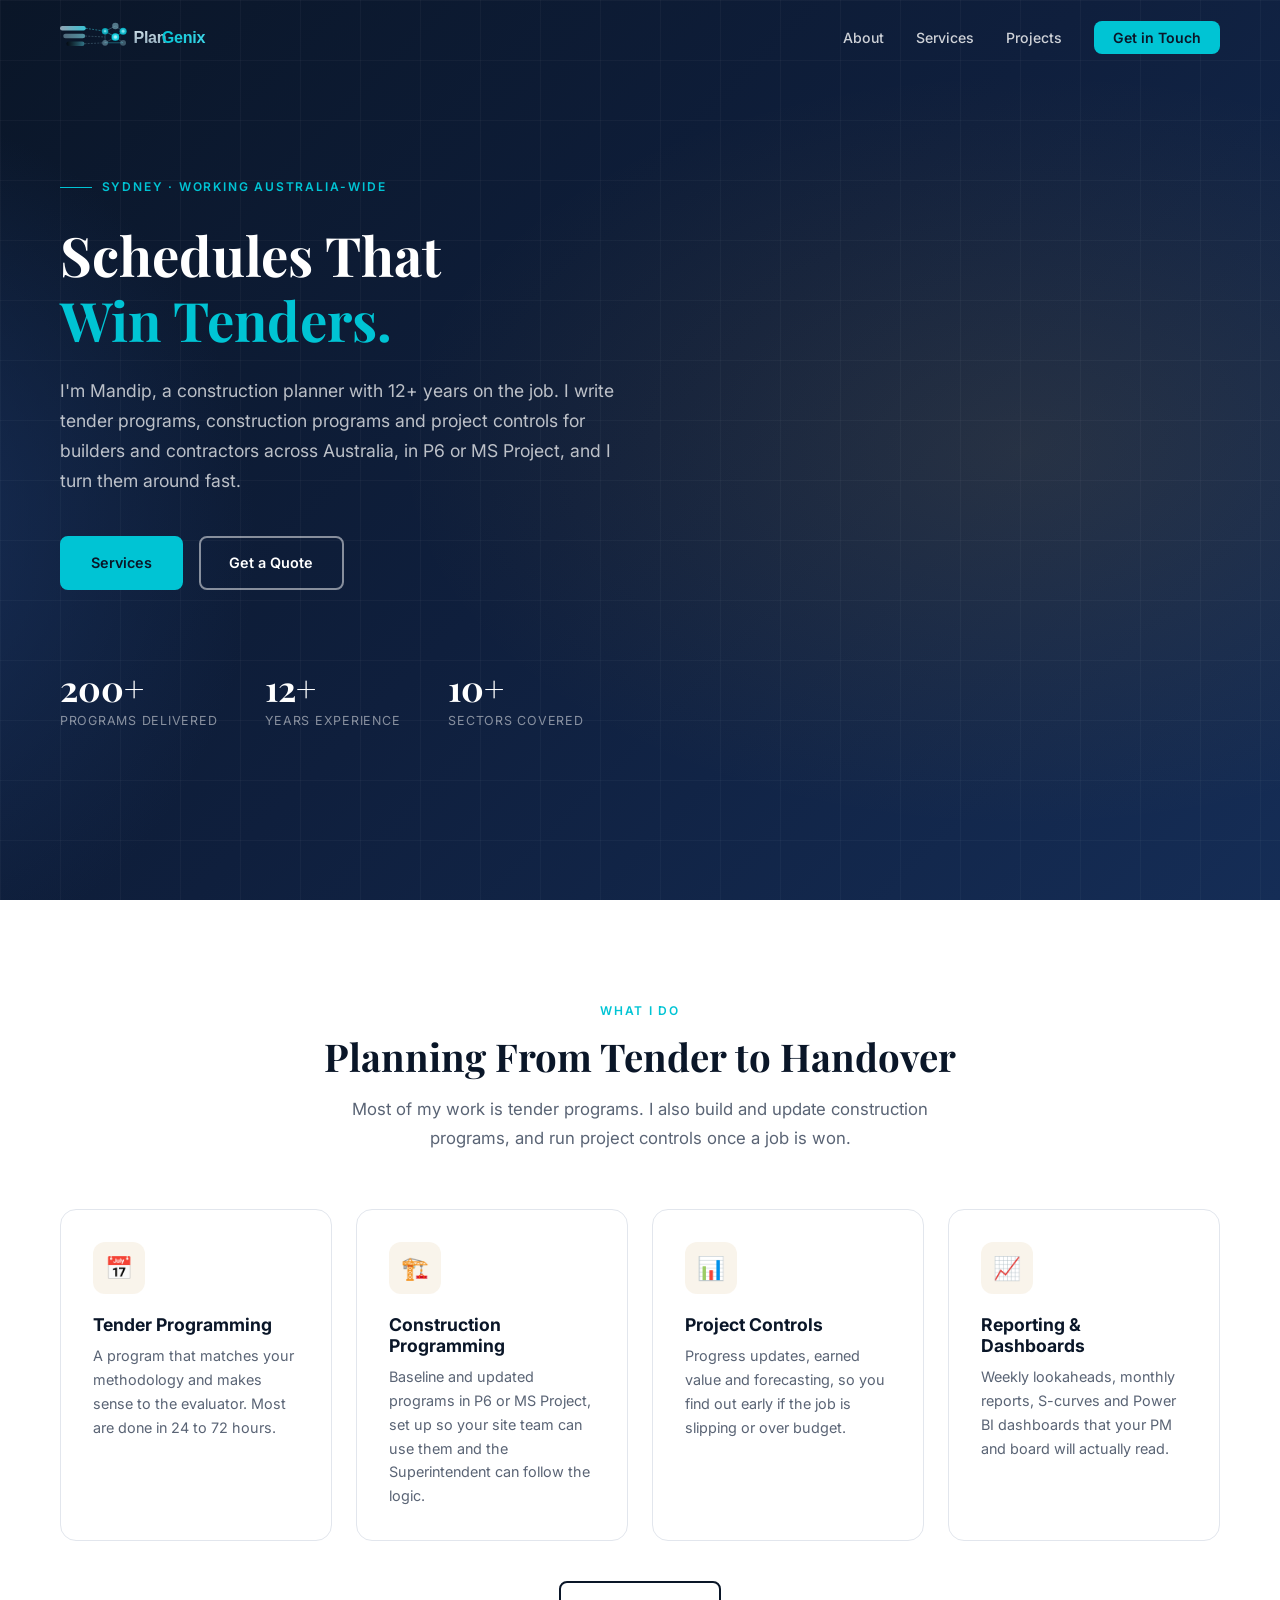
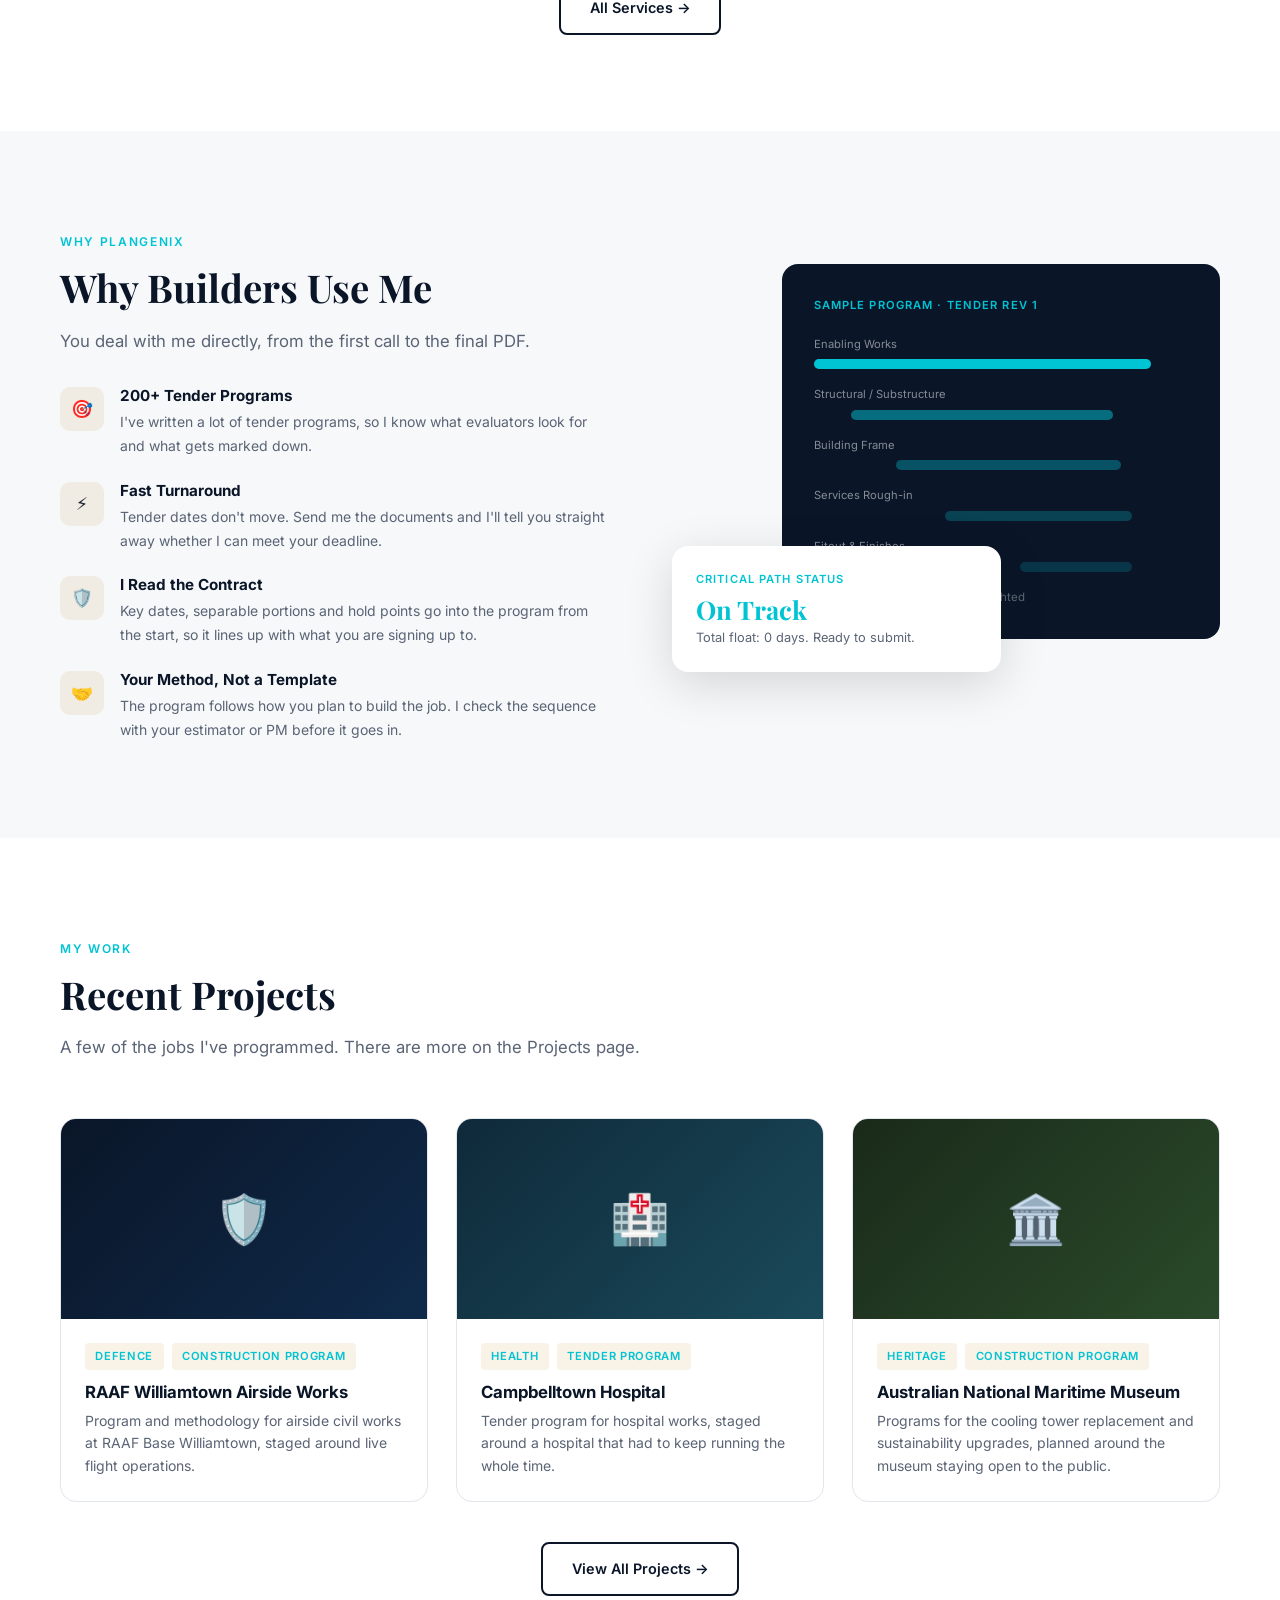
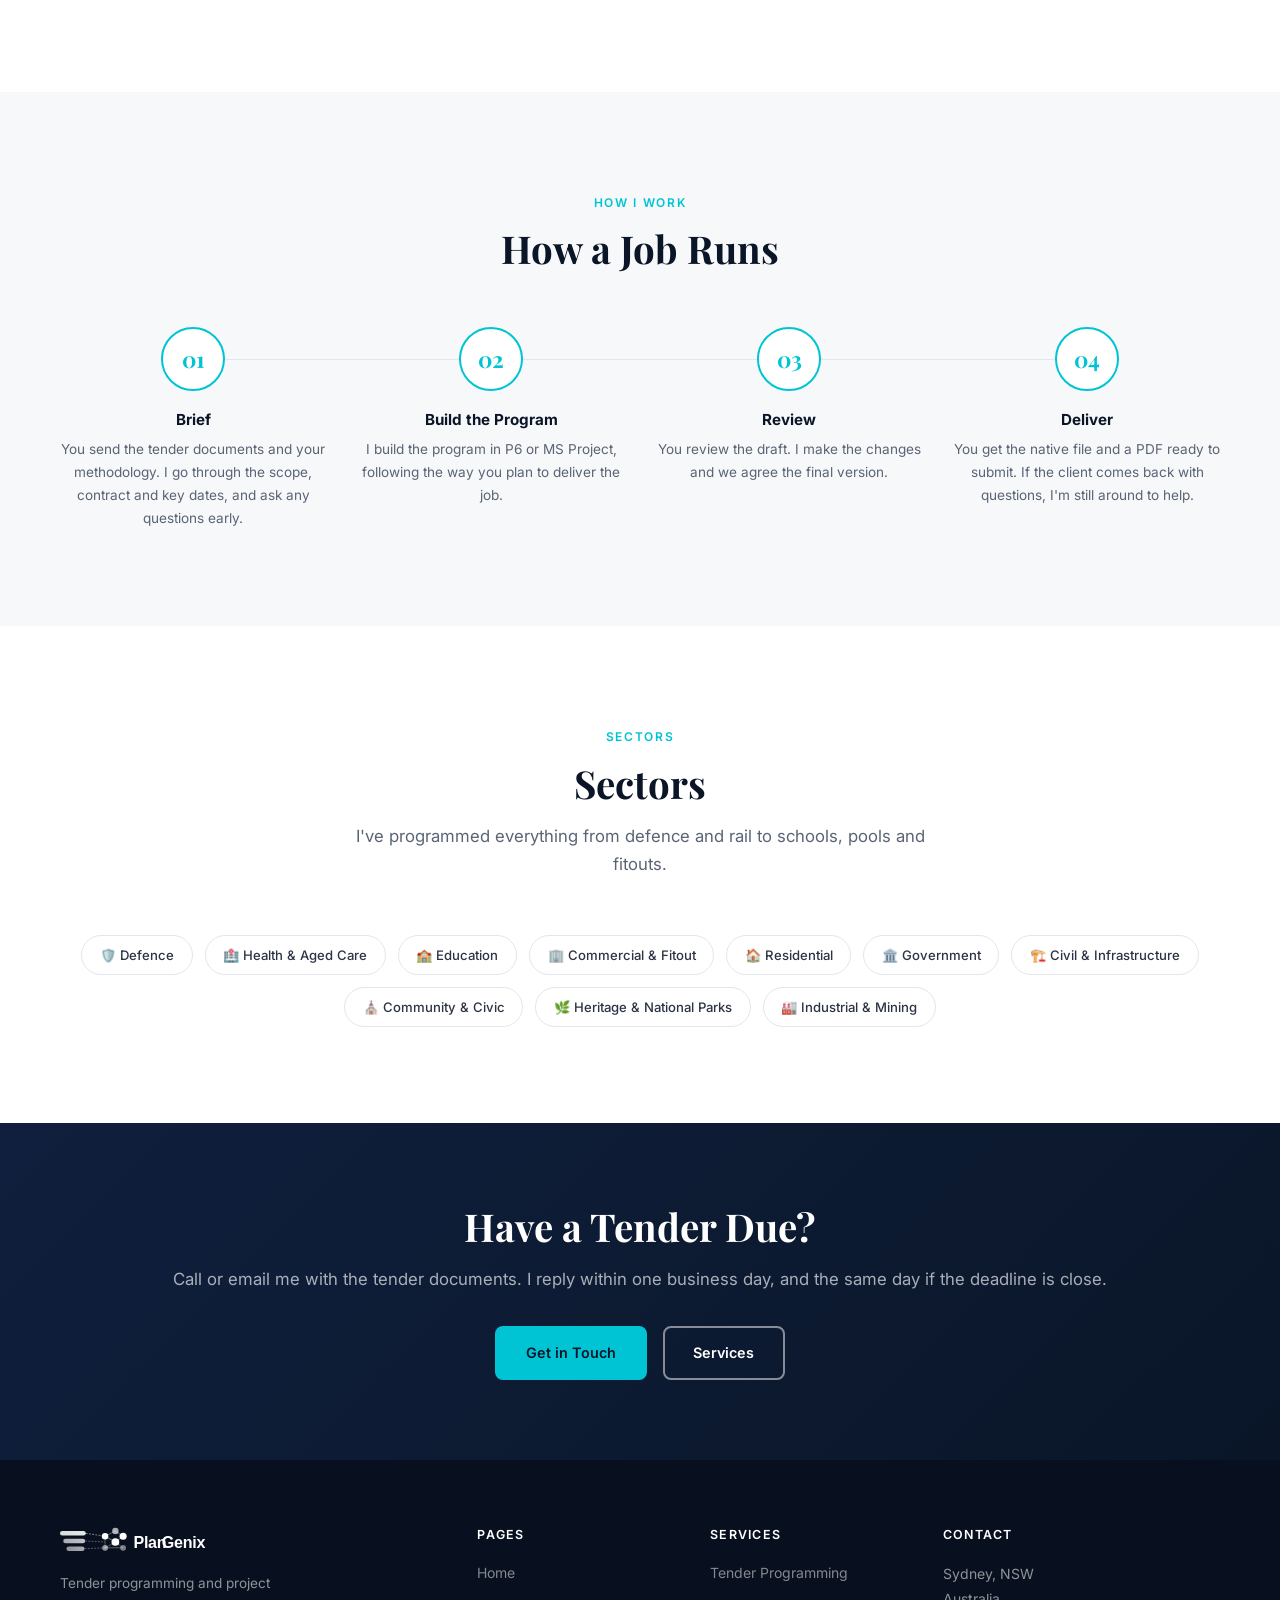
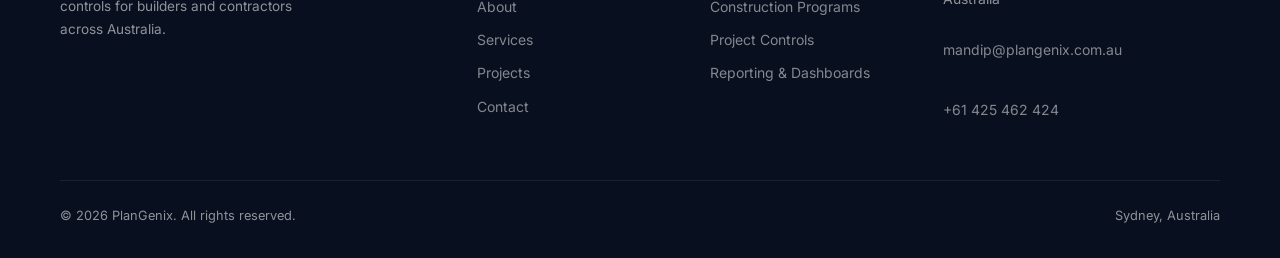
<file: index.html>
<!DOCTYPE html>
<html lang="en">
<head>
  <meta charset="UTF-8">
  <meta name="viewport" content="width=device-width, initial-scale=1.0">
  <meta name="description" content="PlanGenix: tender programming, construction programming and project controls services based in Sydney, Australia.">
  <title>PlanGenix | Tender Programming & Project Controls, Sydney</title>
  <link rel="stylesheet" href="styles.css?v=2">
  <link rel="icon" type="image/svg+xml" href="favicon.svg">
</head>
<body>

  <!-- ========== NAV ========== -->
  <nav class="site-nav" id="nav">
    <div class="container nav-inner">
      <a href="index.html" class="nav-logo">
        <img src="logo.svg" alt="PlanGenix" class="nav-logo-img">
      </a>
      <ul class="nav-links" id="nav-links">
        <li><a href="about.html">About</a></li>
        <li><a href="services.html">Services</a></li>
        <li><a href="projects.html">Projects</a></li>
        <li><a href="contact.html" class="nav-cta">Get in Touch</a></li>
      </ul>
      <button class="nav-toggle" id="nav-toggle" aria-label="Menu">
        <span></span><span></span><span></span>
      </button>
    </div>
  </nav>

  <!-- ========== HERO ========== -->
  <section class="hero">
    <div class="hero-bg"></div>
    <div class="hero-grid"></div>
    <div class="container">
      <div class="hero-content">
        <div class="hero-eyebrow">Sydney · working Australia-wide</div>
        <h1>Schedules That<br><span>Win Tenders.</span></h1>
        <p class="hero-lead">
          I'm Mandip, a construction planner with 12+ years on the job. I write tender programs, construction programs and project controls for builders and contractors across Australia, in P6 or MS Project, and I turn them around fast.
        </p>
        <div class="hero-actions">
          <a href="services.html" class="btn btn-primary">Services</a>
          <a href="contact.html" class="btn btn-outline">Get a Quote</a>
        </div>
      </div>
      <div class="hero-stats">
        <div class="hero-stat">
          <strong>200+</strong>
          <span>Programs Delivered</span>
        </div>
        <div class="hero-stat">
          <strong>12+</strong>
          <span>Years Experience</span>
        </div>
        <div class="hero-stat">
          <strong>10+</strong>
          <span>Sectors Covered</span>
        </div>
      </div>
    </div>
  </section>

  <!-- ========== SERVICES OVERVIEW ========== -->
  <section class="section">
    <div class="container">
      <div class="section-header centered reveal">
        <span class="section-label">What I Do</span>
        <h2 class="section-title">Planning From Tender to Handover</h2>
        <p class="section-sub">Most of my work is tender programs. I also build and update construction programs, and run project controls once a job is won.</p>
      </div>

      <div class="services-grid" style="grid-template-columns: repeat(auto-fit, minmax(260px, 1fr));">
        <div class="service-card reveal">
          <div class="service-icon">📅</div>
          <h3>Tender Programming</h3>
          <p>A program that matches your methodology and makes sense to the evaluator. Most are done in 24 to 72 hours.</p>
        </div>
        <div class="service-card reveal">
          <div class="service-icon">🏗️</div>
          <h3>Construction Programming</h3>
          <p>Baseline and updated programs in P6 or MS Project, set up so your site team can use them and the Superintendent can follow the logic.</p>
        </div>
        <div class="service-card reveal">
          <div class="service-icon">📊</div>
          <h3>Project Controls</h3>
          <p>Progress updates, earned value and forecasting, so you find out early if the job is slipping or over budget.</p>
        </div>
        <div class="service-card reveal">
          <div class="service-icon">📈</div>
          <h3>Reporting &amp; Dashboards</h3>
          <p>Weekly lookaheads, monthly reports, S-curves and Power BI dashboards that your PM and board will actually read.</p>
        </div>
      </div>

      <div style="text-align:center; margin-top: 2.5rem;" class="reveal">
        <a href="services.html" class="btn btn-outline-dark">All Services →</a>
      </div>
    </div>
  </section>

  <!-- ========== WHY US ========== -->
  <section class="section section-alt">
    <div class="container">
      <div class="why-grid">
        <div class="reveal">
          <span class="section-label">Why PlanGenix</span>
          <h2 class="section-title">Why Builders Use Me</h2>
          <p class="section-sub" style="margin-bottom: 0;">You deal with me directly, from the first call to the final PDF.</p>

          <div class="why-list">
            <div class="why-item">
              <div class="why-icon">🎯</div>
              <div>
                <h4>200+ Tender Programs</h4>
                <p>I've written a lot of tender programs, so I know what evaluators look for and what gets marked down.</p>
              </div>
            </div>
            <div class="why-item">
              <div class="why-icon">⚡</div>
              <div>
                <h4>Fast Turnaround</h4>
                <p>Tender dates don't move. Send me the documents and I'll tell you straight away whether I can meet your deadline.</p>
              </div>
            </div>
            <div class="why-item">
              <div class="why-icon">🛡️</div>
              <div>
                <h4>I Read the Contract</h4>
                <p>Key dates, separable portions and hold points go into the program from the start, so it lines up with what you are signing up to.</p>
              </div>
            </div>
            <div class="why-item">
              <div class="why-icon">🤝</div>
              <div>
                <h4>Your Method, Not a Template</h4>
                <p>The program follows how you plan to build the job. I check the sequence with your estimator or PM before it goes in.</p>
              </div>
            </div>
          </div>
        </div>

        <div class="why-visual reveal">
          <div class="why-card-main">
            <p style="font-size:.7rem; font-weight:600; letter-spacing:.1em; text-transform:uppercase; color: var(--gold); margin-bottom:1.2rem;">Sample Program · Tender Rev 1</p>
            <div class="gantt-row">
              <div class="gantt-row-label">Enabling Works</div>
              <div class="gantt-bar" style="background: var(--gold); width: 90%;"></div>
            </div>
            <div class="gantt-row">
              <div class="gantt-row-label">Structural / Substructure</div>
              <div class="gantt-bar" style="background: rgba(0,196,212,.5); width: 70%; margin-left: 10%;"></div>
            </div>
            <div class="gantt-row">
              <div class="gantt-row-label">Building Frame</div>
              <div class="gantt-bar" style="background: rgba(0,196,212,.35); width: 60%; margin-left: 22%;"></div>
            </div>
            <div class="gantt-row">
              <div class="gantt-row-label">Services Rough-in</div>
              <div class="gantt-bar" style="background: rgba(0,196,212,.25); width: 50%; margin-left: 35%;"></div>
            </div>
            <div class="gantt-row">
              <div class="gantt-row-label">Fitout &amp; Finishes</div>
              <div class="gantt-bar" style="background: rgba(0,196,212,.18); width: 30%; margin-left: 55%;"></div>
            </div>
            <p style="font-size:.72rem; color:rgba(255,255,255,.35); margin-top:.75rem;">Primavera P6 · Critical Path Highlighted</p>
          </div>
          <div class="why-card-float">
            <div class="cf-label">Critical Path Status</div>
            <div class="cf-value" style="color: var(--gold); font-size: 1.6rem;">On Track</div>
            <div class="cf-desc">Total float: 0 days. Ready to submit.</div>
          </div>
        </div>
      </div>
    </div>
  </section>

  <!-- ========== FEATURED PROJECTS ========== -->
  <section class="section">
    <div class="container">
      <div class="section-header reveal">
        <span class="section-label">My Work</span>
        <h2 class="section-title">Recent Projects</h2>
        <p class="section-sub">A few of the jobs I've programmed. There are more on the Projects page.</p>
      </div>
      <div class="projects-grid">

        <div class="project-card reveal">
          <div class="project-thumb" style="background: linear-gradient(135deg, #0a1628, #0f2a4a);">🛡️</div>
          <div class="project-body">
            <div class="project-tags">
              <span class="tag">Defence</span>
              <span class="tag">Construction Program</span>
            </div>
            <h3>RAAF Williamtown Airside Works</h3>
            <p>Program and methodology for airside civil works at RAAF Base Williamtown, staged around live flight operations.</p>
          </div>
        </div>

        <div class="project-card reveal">
          <div class="project-thumb" style="background: linear-gradient(135deg, #0f2a3a, #1a4a5a);">🏥</div>
          <div class="project-body">
            <div class="project-tags">
              <span class="tag">Health</span>
              <span class="tag">Tender Program</span>
            </div>
            <h3>Campbelltown Hospital</h3>
            <p>Tender program for hospital works, staged around a hospital that had to keep running the whole time.</p>
          </div>
        </div>

        <div class="project-card reveal">
          <div class="project-thumb" style="background: linear-gradient(135deg, #1a2a1a, #2a4a2a);">🏛️</div>
          <div class="project-body">
            <div class="project-tags">
              <span class="tag">Heritage</span>
              <span class="tag">Construction Program</span>
            </div>
            <h3>Australian National Maritime Museum</h3>
            <p>Programs for the cooling tower replacement and sustainability upgrades, planned around the museum staying open to the public.</p>
          </div>
        </div>

      </div>
      <div style="text-align:center; margin-top: 2.5rem;" class="reveal">
        <a href="projects.html" class="btn btn-outline-dark">View All Projects →</a>
      </div>
    </div>
  </section>

  <!-- ========== PROCESS ========== -->
  <section class="section section-alt">
    <div class="container">
      <div class="section-header centered reveal">
        <span class="section-label">How I Work</span>
        <h2 class="section-title">How a Job Runs</h2>
      </div>
      <div class="process-steps">
        <div class="process-step reveal">
          <div class="step-number">01</div>
          <h4>Brief</h4>
          <p>You send the tender documents and your methodology. I go through the scope, contract and key dates, and ask any questions early.</p>
        </div>
        <div class="process-step reveal">
          <div class="step-number">02</div>
          <h4>Build the Program</h4>
          <p>I build the program in P6 or MS Project, following the way you plan to deliver the job.</p>
        </div>
        <div class="process-step reveal">
          <div class="step-number">03</div>
          <h4>Review</h4>
          <p>You review the draft. I make the changes and we agree the final version.</p>
        </div>
        <div class="process-step reveal">
          <div class="step-number">04</div>
          <h4>Deliver</h4>
          <p>You get the native file and a PDF ready to submit. If the client comes back with questions, I'm still around to help.</p>
        </div>
      </div>
    </div>
  </section>

  <!-- ========== SECTORS ========== -->
  <section class="section">
    <div class="container">
      <div class="section-header centered reveal">
        <span class="section-label">Sectors</span>
        <h2 class="section-title">Sectors</h2>
        <p class="section-sub">I've programmed everything from defence and rail to schools, pools and fitouts.</p>
      </div>
      <div style="display: flex; flex-wrap: wrap; gap: .75rem; justify-content: center;" class="reveal">
        <span class="sector-pill">🛡️ Defence</span>
        <span class="sector-pill">🏥 Health &amp; Aged Care</span>
        <span class="sector-pill">🏫 Education</span>
        <span class="sector-pill">🏢 Commercial &amp; Fitout</span>
        <span class="sector-pill">🏠 Residential</span>
        <span class="sector-pill">🏛️ Government</span>
        <span class="sector-pill">🏗️ Civil &amp; Infrastructure</span>
        <span class="sector-pill">⛪ Community &amp; Civic</span>
        <span class="sector-pill">🌿 Heritage &amp; National Parks</span>
        <span class="sector-pill">🏭 Industrial &amp; Mining</span>
      </div>
    </div>
  </section>

  <!-- ========== CTA ========== -->
  <section class="cta-banner">
    <div class="container reveal">
      <h2>Have a Tender Due?</h2>
      <p>Call or email me with the tender documents. I reply within one business day, and the same day if the deadline is close.</p>
      <div class="cta-actions">
        <a href="contact.html" class="btn btn-primary">Get in Touch</a>
        <a href="services.html" class="btn btn-outline">Services</a>
      </div>
    </div>
  </section>

  <!-- ========== FOOTER ========== -->
  <footer class="site-footer">
    <div class="container">
      <div class="footer-grid">
        <div class="footer-brand">
          <img src="logo.svg" alt="PlanGenix" style="height:36px; margin-bottom:.75rem; filter: brightness(0) invert(1);">
          <p>Tender programming and project controls for builders and contractors across Australia.</p>
        </div>
        <div class="footer-col">
          <h5>Pages</h5>
          <a href="index.html">Home</a>
          <a href="about.html">About</a>
          <a href="services.html">Services</a>
          <a href="projects.html">Projects</a>
          <a href="contact.html">Contact</a>
        </div>
        <div class="footer-col">
          <h5>Services</h5>
          <a href="services.html">Tender Programming</a>
          <a href="services.html">Construction Programs</a>
          <a href="services.html">Project Controls</a>
          <a href="services.html">Reporting &amp; Dashboards</a>
        </div>
        <div class="footer-col">
          <h5>Contact</h5>
          <address>
            Sydney, NSW<br>
            Australia<br><br>
            <a href="mailto:mandip@plangenix.com.au">mandip@plangenix.com.au</a><br>
            <a href="tel:+61425462424">+61 425 462 424</a>
          </address>
        </div>
      </div>
      <div class="footer-bottom">
        <span>© 2026 PlanGenix. All rights reserved.</span>
        <span>Sydney, Australia</span>
      </div>
    </div>
  </footer>

  <script src="main.js?v=3"></script>
  <style>
    .nav-logo-img { height: 36px; display: block; }
    .sector-pill {
      padding: .5rem 1.1rem;
      border: 1.5px solid var(--gray-200);
      border-radius: 24px;
      font-size: .82rem;
      font-weight: 500;
      color: var(--gray-800);
      transition: all var(--transition);
    }
    .sector-pill:hover {
      border-color: var(--gold);
      color: var(--navy);
      background: rgba(0,196,212,.06);
    }
  </style>
</body>
</html>
</file>
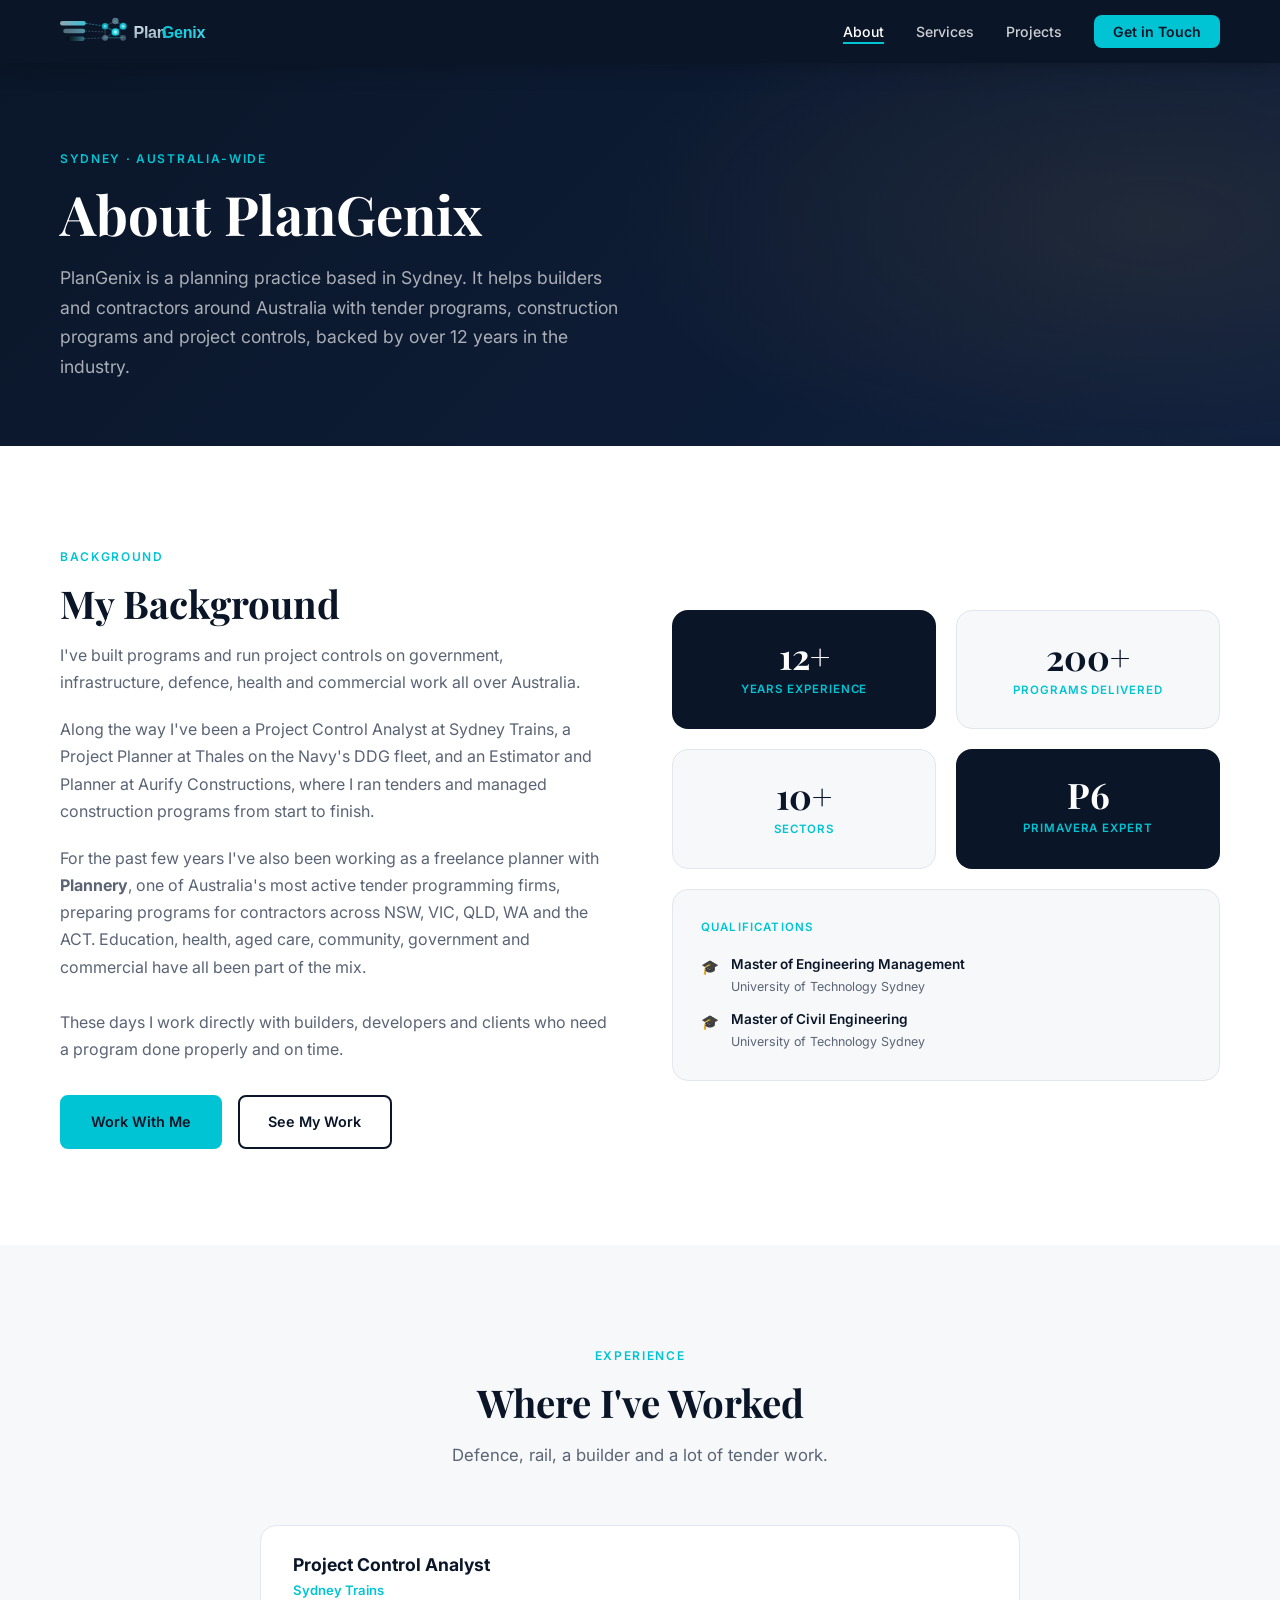
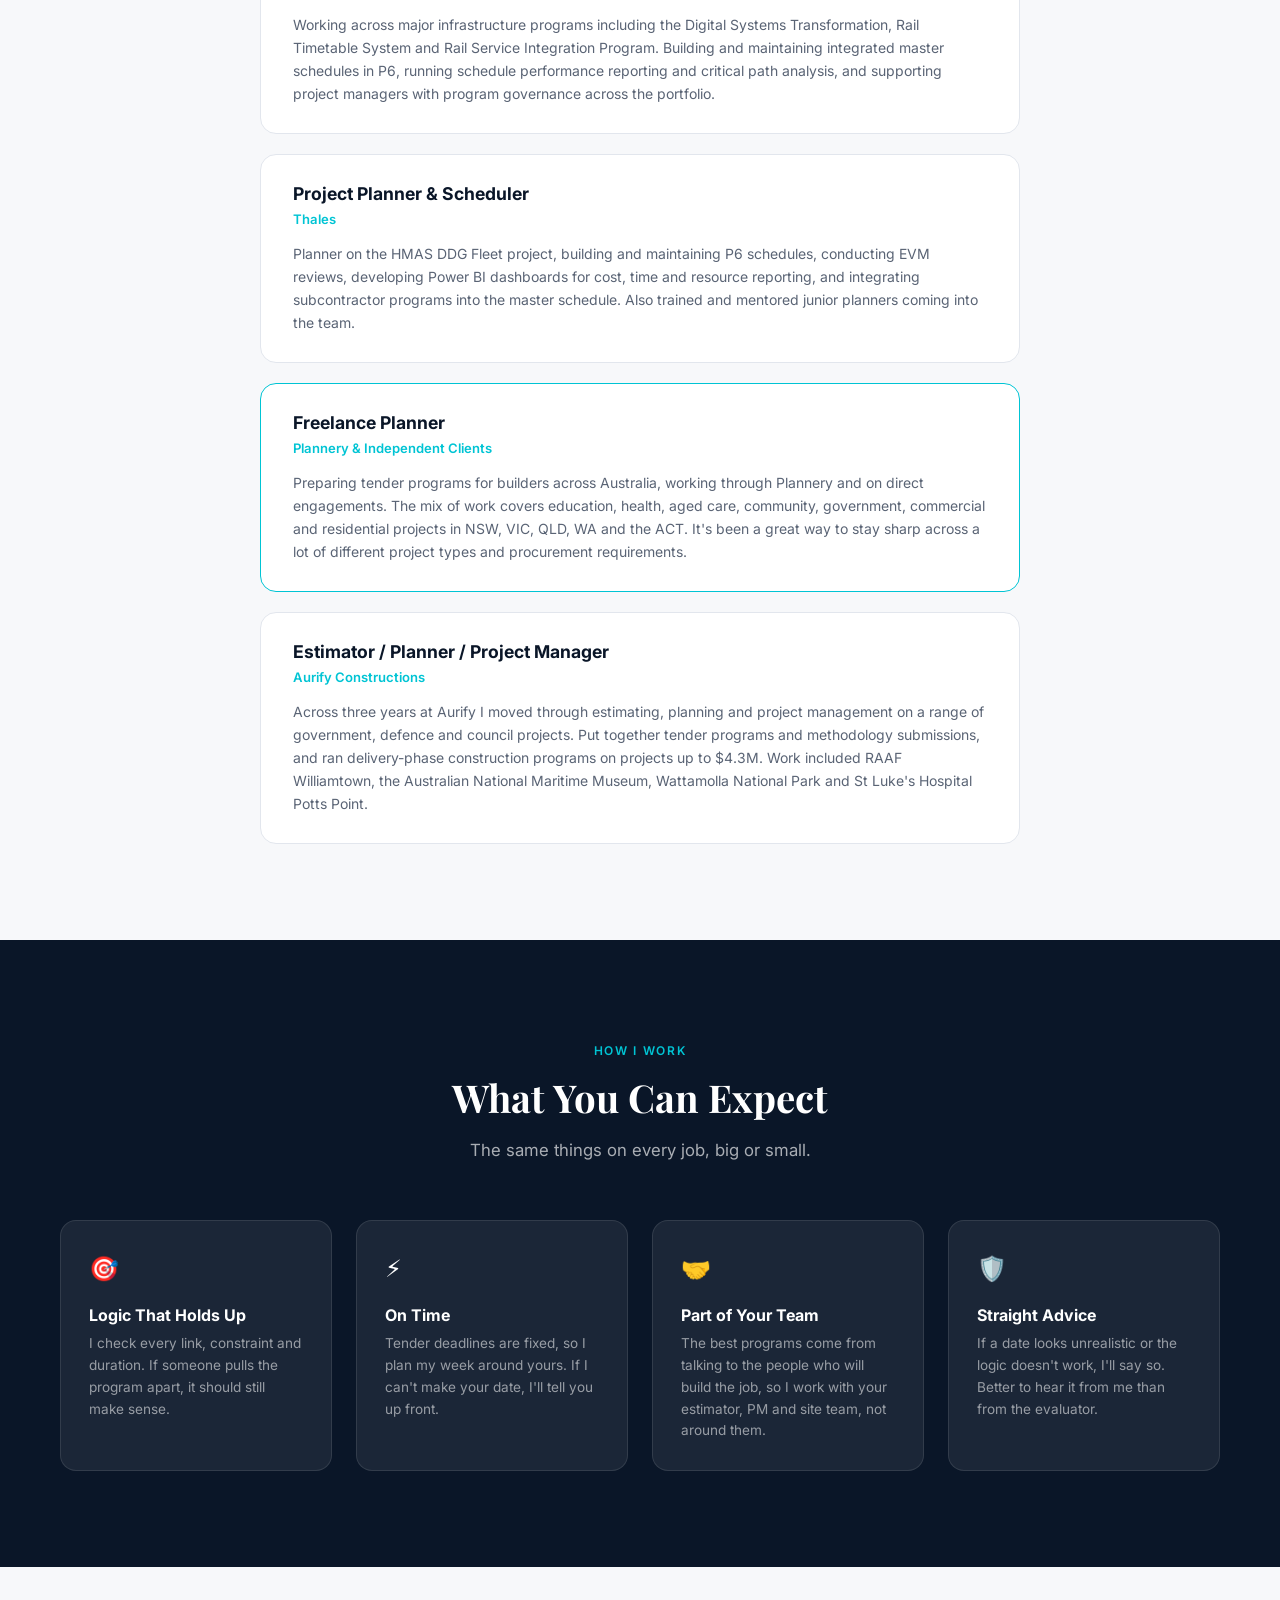
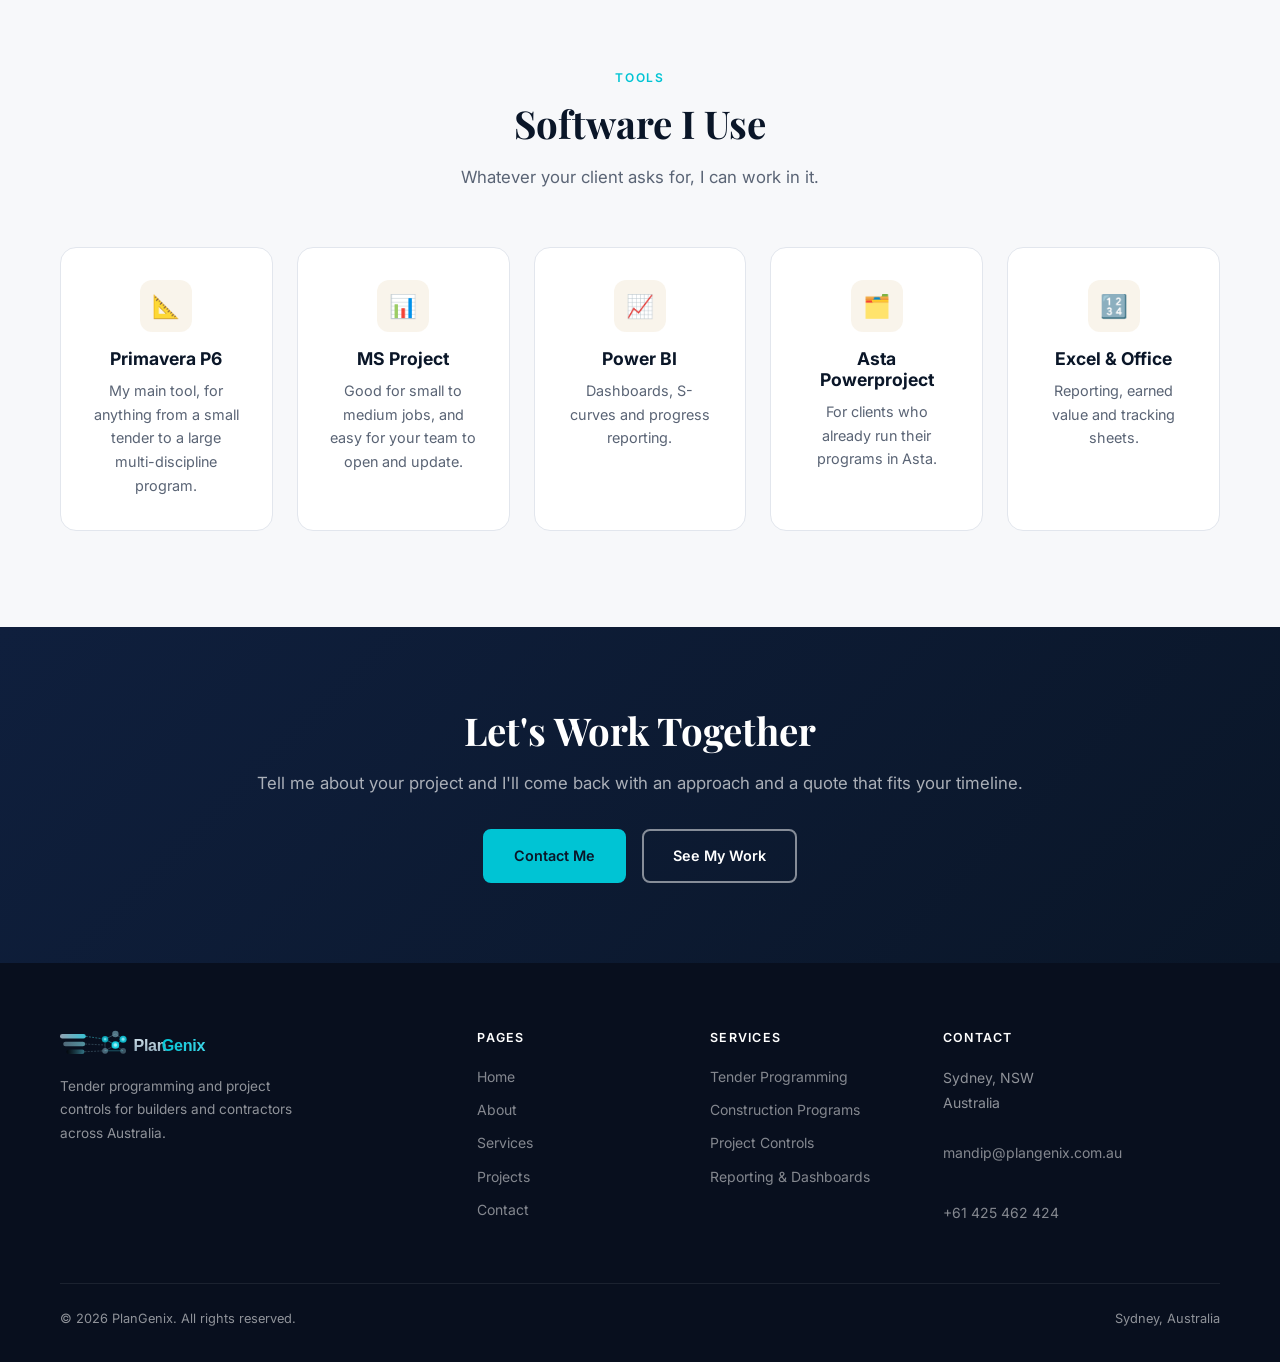
<file: about.html>
<!DOCTYPE html>
<html lang="en">
<head>
  <meta charset="UTF-8">
  <meta name="viewport" content="width=device-width, initial-scale=1.0">
  <meta name="description" content="About PlanGenix and founder Mandip Desai, a Sydney-based scheduling and project controls specialist with 12+ years of experience.">
  <title>About | PlanGenix</title>
  <link rel="stylesheet" href="styles.css?v=2">
  <link rel="icon" type="image/svg+xml" href="favicon.svg">
</head>
<body>

  <!-- ========== NAV ========== -->
  <nav class="site-nav scrolled" id="nav">
    <div class="container nav-inner">
      <a href="index.html" class="nav-logo">
        <img src="logo.svg" alt="PlanGenix" style="height:36px; display:block; ">
      </a>
      <ul class="nav-links" id="nav-links">
        <li><a href="about.html" class="active">About</a></li>
        <li><a href="services.html">Services</a></li>
        <li><a href="projects.html">Projects</a></li>
        <li><a href="contact.html" class="nav-cta">Get in Touch</a></li>
      </ul>
      <button class="nav-toggle" id="nav-toggle" aria-label="Menu">
        <span></span><span></span><span></span>
      </button>
    </div>
  </nav>

  <!-- ========== PAGE HERO ========== -->
  <section class="page-hero">
    <div class="container page-hero-content">
      <span class="section-label">Sydney · Australia-wide</span>
      <h1>About PlanGenix</h1>
      <p>PlanGenix is a planning practice based in Sydney. It helps builders and contractors around Australia with tender programs, construction programs and project controls, backed by over 12 years in the industry.</p>
    </div>
  </section>

  <!-- ========== FOUNDER ========== -->
  <section class="section">
    <div class="container">
      <div class="why-grid">
        <div class="reveal">
          <span class="section-label">Background</span>
          <h2 class="section-title">My Background</h2>
          <p style="color: var(--gray-600); margin-bottom: 1.25rem;">
            I've built programs and run project controls on government, infrastructure, defence, health and commercial work all over Australia.</p>
          <p style="color: var(--gray-600); margin-bottom: 1.25rem;">
            Along the way I've been a Project Control Analyst at Sydney Trains, a Project Planner at Thales on the Navy's DDG fleet, and an Estimator and Planner at Aurify Constructions, where I ran tenders and managed construction programs from start to finish.</p>
          <p style="color: var(--gray-600); margin-bottom: 1.75rem;">
            For the past few years I've also been working as a freelance planner with <strong>Plannery</strong>, one of Australia's most active tender programming firms, preparing programs for contractors across NSW, VIC, QLD, WA and the ACT. Education, health, aged care, community, government and commercial have all been part of the mix.
          </p>
          <p style="color: var(--gray-600);">
            These days I work directly with builders, developers and clients who need a program done properly and on time.</p>
          <div style="margin-top: 2rem; display: flex; gap: 1rem; flex-wrap: wrap;">
            <a href="contact.html" class="btn btn-primary">Work With Me</a>
            <a href="projects.html" class="btn btn-outline-dark">See My Work</a>
          </div>
        </div>

        <div class="reveal">
          <!-- Stats cards -->
          <div style="display: flex; flex-direction: column; gap: 1.25rem;">
            <div style="display: grid; grid-template-columns: 1fr 1fr; gap: 1.25rem;">
              <div style="background: var(--navy); border-radius: var(--radius-lg); padding: 1.75rem; text-align:center;">
                <div style="font-family: var(--font-serif); font-size: 2.2rem; color: var(--white); font-weight:700; line-height:1;">12+</div>
                <div style="font-size: .72rem; font-weight:600; letter-spacing:.08em; text-transform:uppercase; color: var(--gold); margin-top:.4rem;">Years Experience</div>
              </div>
              <div style="background: var(--off-white); border: 1px solid var(--gray-200); border-radius: var(--radius-lg); padding: 1.75rem; text-align:center;">
                <div style="font-family: var(--font-serif); font-size: 2.2rem; color: var(--navy); font-weight:700; line-height:1;">200+</div>
                <div style="font-size: .72rem; font-weight:600; letter-spacing:.08em; text-transform:uppercase; color: var(--gold); margin-top:.4rem;">Programs Delivered</div>
              </div>
            </div>
            <div style="display: grid; grid-template-columns: 1fr 1fr; gap: 1.25rem;">
              <div style="background: var(--off-white); border: 1px solid var(--gray-200); border-radius: var(--radius-lg); padding: 1.75rem; text-align:center;">
                <div style="font-family: var(--font-serif); font-size: 2.2rem; color: var(--navy); font-weight:700; line-height:1;">10+</div>
                <div style="font-size: .72rem; font-weight:600; letter-spacing:.08em; text-transform:uppercase; color: var(--gold); margin-top:.4rem;">Sectors</div>
              </div>
              <div style="background: var(--navy); border-radius: var(--radius-lg); padding: 1.75rem; text-align:center;">
                <div style="font-family: var(--font-serif); font-size: 2.2rem; color: var(--white); font-weight:700; line-height:1;">P6</div>
                <div style="font-size: .72rem; font-weight:600; letter-spacing:.08em; text-transform:uppercase; color: var(--gold); margin-top:.4rem;">Primavera Expert</div>
              </div>
            </div>

            <!-- Credentials -->
            <div style="background: var(--off-white); border: 1px solid var(--gray-200); border-radius: var(--radius-lg); padding: 1.75rem;">
              <p style="font-size:.72rem; font-weight:600; letter-spacing:.1em; text-transform:uppercase; color:var(--gold); margin-bottom:1rem;">Qualifications</p>
              <div style="display:flex; flex-direction:column; gap:.65rem;">
                <div style="display:flex; align-items:flex-start; gap:.75rem;">
                  <span style="font-size:.9rem; margin-top:.1rem;">🎓</span>
                  <div>
                    <div style="font-size:.85rem; font-weight:600; color:var(--navy);">Master of Engineering Management</div>
                    <div style="font-size:.78rem; color:var(--gray-600);">University of Technology Sydney</div>
                  </div>
                </div>
                <div style="display:flex; align-items:flex-start; gap:.75rem;">
                  <span style="font-size:.9rem; margin-top:.1rem;">🎓</span>
                  <div>
                    <div style="font-size:.85rem; font-weight:600; color:var(--navy);">Master of Civil Engineering</div>
                    <div style="font-size:.78rem; color:var(--gray-600);">University of Technology Sydney</div>
                  </div>
                </div>
              </div>
            </div>
          </div>
        </div>
      </div>
    </div>
  </section>

  <!-- ========== BACKGROUND ========== -->
  <section class="section section-alt">
    <div class="container">
      <div class="section-header centered reveal">
        <span class="section-label">Experience</span>
        <h2 class="section-title">Where I've Worked</h2>
        <p class="section-sub">Defence, rail, a builder and a lot of tender work.</p>
      </div>

      <div style="display: flex; flex-direction: column; gap: 1.25rem; max-width: 760px; margin: 0 auto;">

        <div class="service-card reveal" style="padding: 1.75rem 2rem;">
          <div style="margin-bottom: .75rem;">
            <h3 style="color: var(--navy); margin-bottom: .2rem;">Project Control Analyst</h3>
            <div style="font-size: .82rem; font-weight: 600; color: var(--gold);">Sydney Trains</div>
          </div>
          <p style="font-size: .875rem; color: var(--gray-600);">Working across major infrastructure programs including the Digital Systems Transformation, Rail Timetable System and Rail Service Integration Program. Building and maintaining integrated master schedules in P6, running schedule performance reporting and critical path analysis, and supporting project managers with program governance across the portfolio.</p>
        </div>

        <div class="service-card reveal" style="padding: 1.75rem 2rem;">
          <div style="margin-bottom: .75rem;">
            <h3 style="color: var(--navy); margin-bottom: .2rem;">Project Planner &amp; Scheduler</h3>
            <div style="font-size: .82rem; font-weight: 600; color: var(--gold);">Thales</div>
          </div>
          <p style="font-size: .875rem; color: var(--gray-600);">Planner on the HMAS DDG Fleet project, building and maintaining P6 schedules, conducting EVM reviews, developing Power BI dashboards for cost, time and resource reporting, and integrating subcontractor programs into the master schedule. Also trained and mentored junior planners coming into the team.</p>
        </div>

        <div class="service-card reveal" style="padding: 1.75rem 2rem; border-color: var(--gold);">
          <div style="margin-bottom: .75rem;">
            <h3 style="color: var(--navy); margin-bottom: .2rem;">Freelance Planner</h3>
            <div style="font-size: .82rem; font-weight: 600; color: var(--gold);">Plannery &amp; Independent Clients</div>
          </div>
          <p style="font-size: .875rem; color: var(--gray-600);">Preparing tender programs for builders across Australia, working through Plannery and on direct engagements. The mix of work covers education, health, aged care, community, government, commercial and residential projects in NSW, VIC, QLD, WA and the ACT. It's been a great way to stay sharp across a lot of different project types and procurement requirements.</p>
        </div>

        <div class="service-card reveal" style="padding: 1.75rem 2rem;">
          <div style="margin-bottom: .75rem;">
            <h3 style="color: var(--navy); margin-bottom: .2rem;">Estimator / Planner / Project Manager</h3>
            <div style="font-size: .82rem; font-weight: 600; color: var(--gold);">Aurify Constructions</div>
          </div>
          <p style="font-size: .875rem; color: var(--gray-600);">Across three years at Aurify I moved through estimating, planning and project management on a range of government, defence and council projects. Put together tender programs and methodology submissions, and ran delivery-phase construction programs on projects up to $4.3M. Work included RAAF Williamtown, the Australian National Maritime Museum, Wattamolla National Park and St Luke's Hospital Potts Point.</p>
        </div>

      </div>
    </div>
  </section>

  <!-- ========== VALUES ========== -->
  <section class="section section-dark">
    <div class="container">
      <div class="section-header centered reveal">
        <span class="section-label">How I Work</span>
        <h2 class="section-title">What You Can Expect</h2>
        <p class="section-sub">The same things on every job, big or small.</p>
      </div>
      <div class="values-grid">
        <div class="value-card reveal">
          <div class="val-icon">🎯</div>
          <h4>Logic That Holds Up</h4>
          <p>I check every link, constraint and duration. If someone pulls the program apart, it should still make sense.</p>
        </div>
        <div class="value-card reveal">
          <div class="val-icon">⚡</div>
          <h4>On Time</h4>
          <p>Tender deadlines are fixed, so I plan my week around yours. If I can't make your date, I'll tell you up front.</p>
        </div>
        <div class="value-card reveal">
          <div class="val-icon">🤝</div>
          <h4>Part of Your Team</h4>
          <p>The best programs come from talking to the people who will build the job, so I work with your estimator, PM and site team, not around them.</p>
        </div>
        <div class="value-card reveal">
          <div class="val-icon">🛡️</div>
          <h4>Straight Advice</h4>
          <p>If a date looks unrealistic or the logic doesn't work, I'll say so. Better to hear it from me than from the evaluator.</p>
        </div>
      </div>
    </div>
  </section>

  <!-- ========== SOFTWARE ========== -->
  <section class="section section-alt">
    <div class="container">
      <div class="section-header centered reveal">
        <span class="section-label">Tools</span>
        <h2 class="section-title">Software I Use</h2>
        <p class="section-sub">Whatever your client asks for, I can work in it.</p>
      </div>
      <div class="services-grid" style="grid-template-columns: repeat(auto-fit, minmax(190px, 1fr));">
        <div class="service-card reveal" style="text-align:center;">
          <div class="service-icon" style="margin:0 auto 1rem;">📐</div>
          <h3>Primavera P6</h3>
          <p>My main tool, for anything from a small tender to a large multi-discipline program.</p>
        </div>
        <div class="service-card reveal" style="text-align:center;">
          <div class="service-icon" style="margin:0 auto 1rem;">📊</div>
          <h3>MS Project</h3>
          <p>Good for small to medium jobs, and easy for your team to open and update.</p>
        </div>
        <div class="service-card reveal" style="text-align:center;">
          <div class="service-icon" style="margin:0 auto 1rem;">📈</div>
          <h3>Power BI</h3>
          <p>Dashboards, S-curves and progress reporting.</p>
        </div>
        <div class="service-card reveal" style="text-align:center;">
          <div class="service-icon" style="margin:0 auto 1rem;">🗂️</div>
          <h3>Asta Powerproject</h3>
          <p>For clients who already run their programs in Asta.</p>
        </div>
        <div class="service-card reveal" style="text-align:center;">
          <div class="service-icon" style="margin:0 auto 1rem;">🔢</div>
          <h3>Excel &amp; Office</h3>
          <p>Reporting, earned value and tracking sheets.</p>
        </div>
      </div>
    </div>
  </section>

  <!-- ========== CTA ========== -->
  <section class="cta-banner">
    <div class="container reveal">
      <h2>Let's Work Together</h2>
      <p>Tell me about your project and I'll come back with an approach and a quote that fits your timeline.</p>
      <div class="cta-actions">
        <a href="contact.html" class="btn btn-primary">Contact Me</a>
        <a href="projects.html" class="btn btn-outline">See My Work</a>
      </div>
    </div>
  </section>

  <!-- ========== FOOTER ========== -->
  <footer class="site-footer">
    <div class="container">
      <div class="footer-grid">
        <div class="footer-brand">
          <img src="logo.svg" alt="PlanGenix" style="height:36px; margin-bottom:.75rem; ">
          <p>Tender programming and project controls for builders and contractors across Australia.</p>
        </div>
        <div class="footer-col">
          <h5>Pages</h5>
          <a href="index.html">Home</a>
          <a href="about.html">About</a>
          <a href="services.html">Services</a>
          <a href="projects.html">Projects</a>
          <a href="contact.html">Contact</a>
        </div>
        <div class="footer-col">
          <h5>Services</h5>
          <a href="services.html">Tender Programming</a>
          <a href="services.html">Construction Programs</a>
          <a href="services.html">Project Controls</a>
          <a href="services.html">Reporting &amp; Dashboards</a>
        </div>
        <div class="footer-col">
          <h5>Contact</h5>
          <address>
            Sydney, NSW<br>
            Australia<br><br>
            <a href="mailto:mandip@plangenix.com.au">mandip@plangenix.com.au</a><br>
            <a href="tel:+61425462424">+61 425 462 424</a>
          </address>
        </div>
      </div>
      <div class="footer-bottom">
        <span>© 2026 PlanGenix. All rights reserved.</span>
        <span>Sydney, Australia</span>
      </div>
    </div>
  </footer>

  <script src="main.js?v=3"></script>
</body>
</html>
</file>
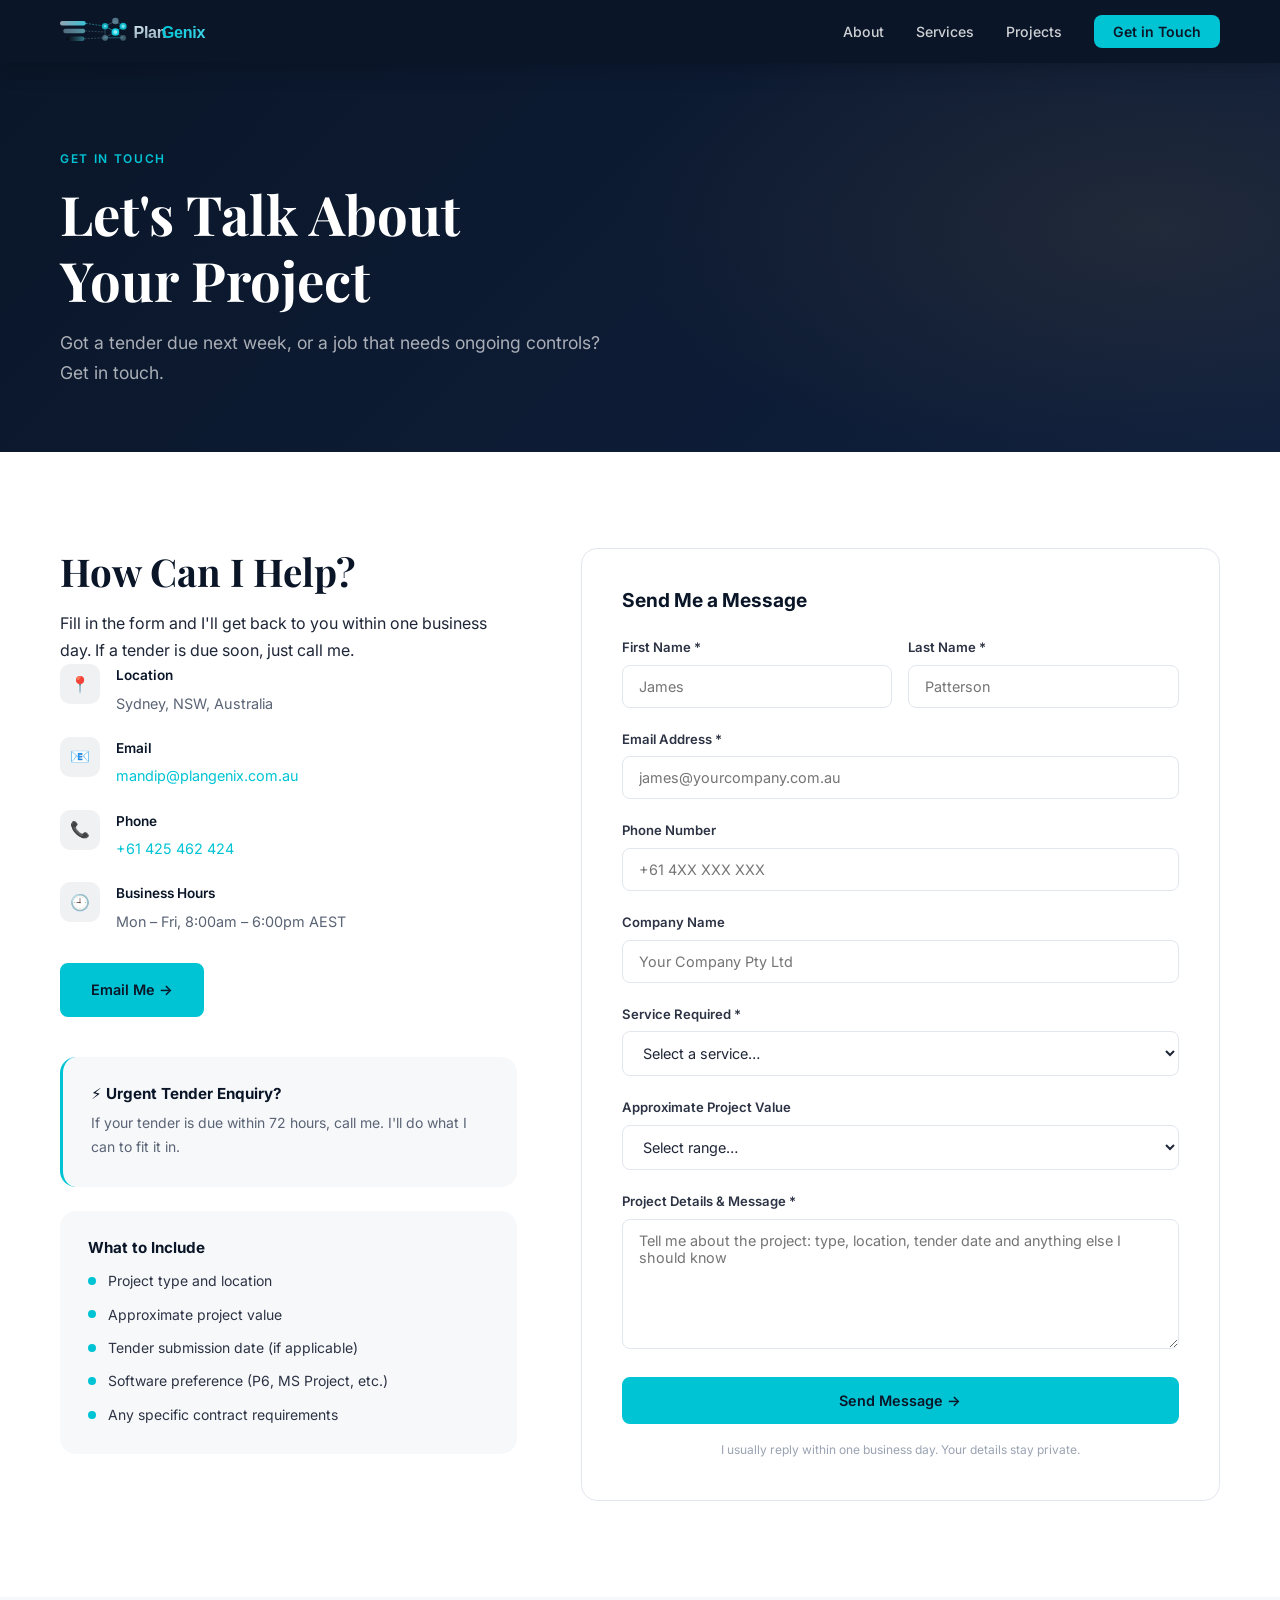
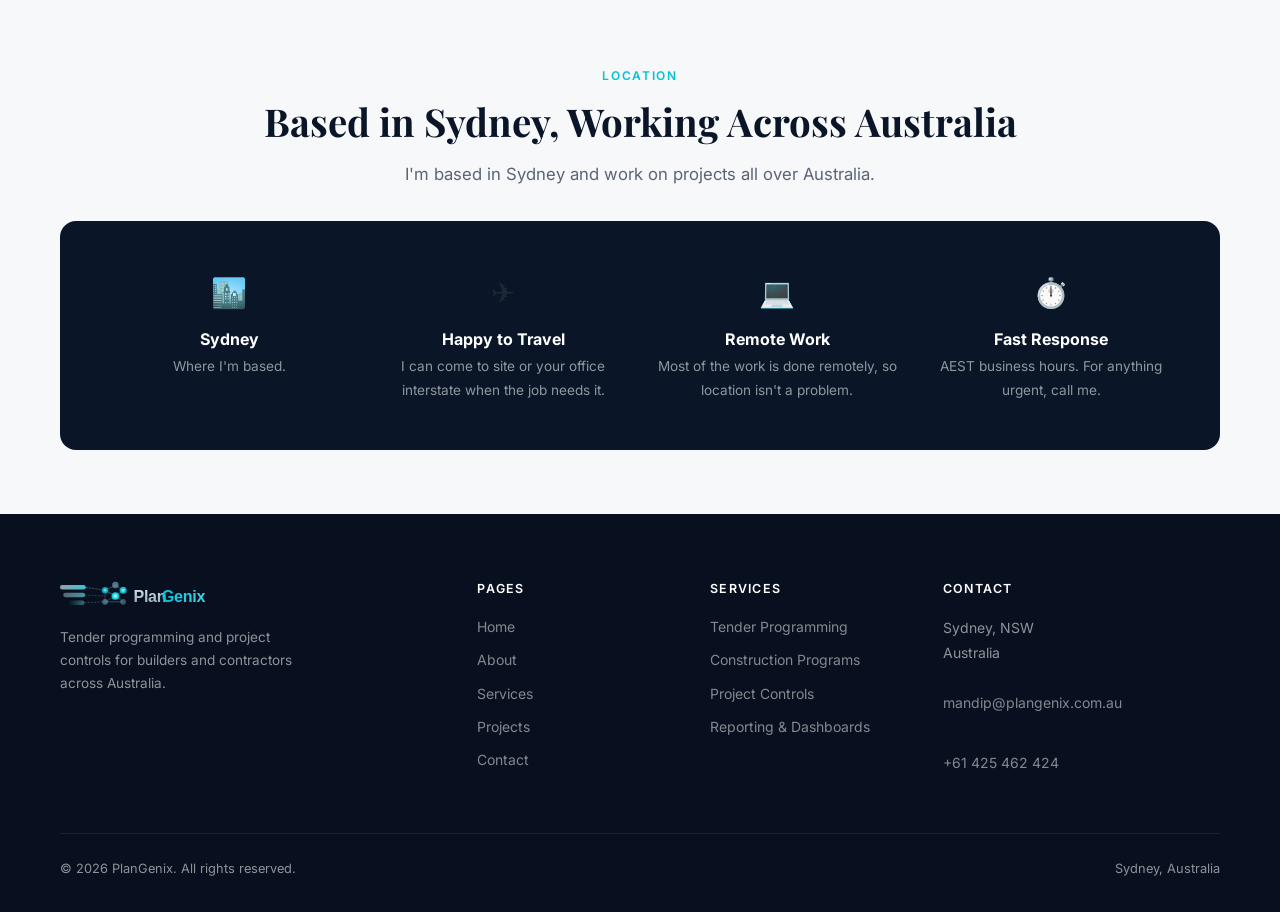
<file: contact.html>
<!DOCTYPE html>
<html lang="en">
<head>
  <meta charset="UTF-8">
  <meta name="viewport" content="width=device-width, initial-scale=1.0">
  <meta name="description" content="Contact PlanGenix, a Sydney-based tender programming and project controls consultant.">
  <title>Contact | PlanGenix</title>
  <link rel="stylesheet" href="styles.css?v=2">
  <link rel="icon" type="image/svg+xml" href="favicon.svg">
</head>
<body>

  <!-- ========== NAV ========== -->
  <nav class="site-nav scrolled" id="nav">
    <div class="container nav-inner">
      <a href="index.html" class="nav-logo">
        <img src="logo.svg" alt="PlanGenix" style="height:36px; display:block; ">
      </a>
      <ul class="nav-links" id="nav-links">
        <li><a href="about.html">About</a></li>
        <li><a href="services.html">Services</a></li>
        <li><a href="projects.html">Projects</a></li>
        <li><a href="contact.html" class="active nav-cta">Get in Touch</a></li>
      </ul>
      <button class="nav-toggle" id="nav-toggle" aria-label="Menu">
        <span></span><span></span><span></span>
      </button>
    </div>
  </nav>

  <!-- ========== PAGE HERO ========== -->
  <section class="page-hero">
    <div class="container page-hero-content">
      <span class="section-label">Get in Touch</span>
      <h1>Let's Talk About<br>Your Project</h1>
      <p>Got a tender due next week, or a job that needs ongoing controls? Get in touch.</p>
    </div>
  </section>

  <!-- ========== CONTACT SECTION ========== -->
  <section class="section">
    <div class="container">
      <div class="contact-grid">

        <!-- Info -->
        <div class="reveal">
          <h2 class="section-title" style="margin-bottom: 1rem;">How Can I Help?</h2>
          <p>Fill in the form and I'll get back to you within one business day. If a tender is due soon, just call me.</p>

          <div class="contact-details">
            <div class="contact-item">
              <div class="contact-item-icon">📍</div>
              <div class="contact-item-text">
                <strong>Location</strong>
                <span>Sydney, NSW, Australia</span>
              </div>
            </div>
            <div class="contact-item">
              <div class="contact-item-icon">📧</div>
              <div class="contact-item-text">
                <strong>Email</strong>
                <span><a href="mailto:mandip@plangenix.com.au" style="color: var(--gold);">mandip@plangenix.com.au</a></span>
              </div>
            </div>
            <div class="contact-item">
              <div class="contact-item-icon">📞</div>
              <div class="contact-item-text">
                <strong>Phone</strong>
                <span><a href="tel:+61425462424" style="color: var(--gold);">+61 425 462 424</a></span>
              </div>
            </div>
            <div class="contact-item">
              <div class="contact-item-icon">🕘</div>
              <div class="contact-item-text">
                <strong>Business Hours</strong>
                <span>Mon – Fri, 8:00am – 6:00pm AEST</span>
              </div>
            </div>
          </div>

          <a href="mailto:mandip@plangenix.com.au?subject=Scheduling%20enquiry" class="btn btn-primary" style="margin-top: 1.75rem;">
            Email Me →
          </a>

          <div style="margin-top: 2.5rem; padding: 1.75rem; background: var(--off-white); border-radius: var(--radius-lg); border-left: 3px solid var(--gold);">
            <h4 style="color: var(--navy); margin-bottom: .5rem; font-size: .95rem;">⚡ Urgent Tender Enquiry?</h4>
            <p style="font-size: .875rem; color: var(--gray-600); margin: 0;">If your tender is due within 72 hours, call me. I'll do what I can to fit it in.</p>
          </div>

          <div style="margin-top: 1.5rem; padding: 1.75rem; background: var(--off-white); border-radius: var(--radius-lg);">
            <h4 style="color: var(--navy); margin-bottom: .75rem; font-size: .95rem;">What to Include</h4>
            <div class="deliverable-list" style="display: flex; flex-direction: column; gap: .6rem;">
              <div style="display: flex; align-items: center; gap: .75rem; font-size: .875rem; color: var(--gray-800);">
                <span style="width:8px;height:8px;background:var(--gold);border-radius:50%;flex-shrink:0;display:inline-block;"></span>
                Project type and location
              </div>
              <div style="display: flex; align-items: center; gap: .75rem; font-size: .875rem; color: var(--gray-800);">
                <span style="width:8px;height:8px;background:var(--gold);border-radius:50%;flex-shrink:0;display:inline-block;"></span>
                Approximate project value
              </div>
              <div style="display: flex; align-items: center; gap: .75rem; font-size: .875rem; color: var(--gray-800);">
                <span style="width:8px;height:8px;background:var(--gold);border-radius:50%;flex-shrink:0;display:inline-block;"></span>
                Tender submission date (if applicable)
              </div>
              <div style="display: flex; align-items: center; gap: .75rem; font-size: .875rem; color: var(--gray-800);">
                <span style="width:8px;height:8px;background:var(--gold);border-radius:50%;flex-shrink:0;display:inline-block;"></span>
                Software preference (P6, MS Project, etc.)
              </div>
              <div style="display: flex; align-items: center; gap: .75rem; font-size: .875rem; color: var(--gray-800);">
                <span style="width:8px;height:8px;background:var(--gold);border-radius:50%;flex-shrink:0;display:inline-block;"></span>
                Any specific contract requirements
              </div>
            </div>
          </div>
        </div>

        <!-- Form -->
        <div class="reveal">
          <div class="contact-form" id="contact-form-wrap">
            <h3 style="color: var(--navy); margin-bottom: 1.5rem; font-size: 1.2rem;">Send Me a Message</h3>
            <form id="contact-form" novalidate>
              <input type="hidden" name="_subject" value="New enquiry from plangenix.com.au">
              <input type="hidden" name="_template" value="table">
              <input type="text" name="_honey" style="display: none;" tabindex="-1" autocomplete="off">
              <div class="form-row">
                <div class="form-group">
                  <label for="first-name">First Name *</label>
                  <input type="text" id="first-name" name="First Name" placeholder="James" required>
                </div>
                <div class="form-group">
                  <label for="last-name">Last Name *</label>
                  <input type="text" id="last-name" name="Last Name" placeholder="Patterson" required>
                </div>
              </div>

              <div class="form-group">
                <label for="email">Email Address *</label>
                <input type="email" id="email" name="Email" placeholder="james@yourcompany.com.au" required>
              </div>

              <div class="form-group">
                <label for="phone">Phone Number</label>
                <input type="tel" id="phone" name="Phone" placeholder="+61 4XX XXX XXX">
              </div>

              <div class="form-group">
                <label for="company">Company Name</label>
                <input type="text" id="company" name="Company" placeholder="Your Company Pty Ltd">
              </div>

              <div class="form-group">
                <label for="service">Service Required *</label>
                <select id="service" name="Service Required" required>
                  <option value="" disabled selected>Select a service…</option>
                  <option value="tender">Tender Programming</option>
                  <option value="construction">Construction Programming</option>
                  <option value="controls">Project Controls</option>
                  <option value="delay">Delay Analysis</option>
                  <option value="review">Independent Schedule Review</option>
                  <option value="reporting">Reporting &amp; Forecasting</option>
                  <option value="other">Other / Not Sure</option>
                </select>
              </div>

              <div class="form-group">
                <label for="project-value">Approximate Project Value</label>
                <select id="project-value" name="Project Value">
                  <option value="" disabled selected>Select range…</option>
                  <option value="under5">Under $5M</option>
                  <option value="5-20">$5M – $20M</option>
                  <option value="20-50">$20M – $50M</option>
                  <option value="50-100">$50M – $100M</option>
                  <option value="100-500">$100M – $500M</option>
                  <option value="over500">Over $500M</option>
                </select>
              </div>

              <div class="form-group">
                <label for="message">Project Details &amp; Message *</label>
                <textarea id="message" name="Message" placeholder="Tell me about the project: type, location, tender date and anything else I should know" required></textarea>
              </div>

              <button type="submit" class="btn btn-primary" style="width: 100%; justify-content: center;">
                Send Message →
              </button>

              <p style="font-size: .75rem; color: var(--gray-400); margin-top: 1rem; text-align: center;">
                I usually reply within one business day. Your details stay private.
              </p>
            </form>

            <div class="form-success" id="form-success">
              <div class="success-icon">✅</div>
              <h4>Message Sent!</h4>
              <p>Thanks for getting in touch. I'll get back to you within one business day.</p>
              <a href="index.html" class="btn btn-outline-dark" style="margin-top: 1.5rem;">Back to Home</a>
            </div>
            <p id="form-error" style="display: none; margin-top: 1rem; font-size: .85rem; color: #e53935; text-align: center;">
              Sorry, your message couldn't be sent. Please email me directly at <a href="mailto:mandip@plangenix.com.au" style="color: inherit; text-decoration: underline;">mandip@plangenix.com.au</a>.
            </p>
          </div>
        </div>
      </div>
    </div>
  </section>

  <!-- ========== MAP / LOCATION ========== -->
  <section class="section section-alt" style="padding: 4rem 0;">
    <div class="container">
      <div class="section-header centered reveal" style="margin-bottom: 2rem;">
        <span class="section-label">Location</span>
        <h2 class="section-title">Based in Sydney, Working Across Australia</h2>
        <p class="section-sub">I'm based in Sydney and work on projects all over Australia.</p>
      </div>

      <div class="reveal" style="background: var(--navy); border-radius: var(--radius-lg); padding: 3rem; display: grid; grid-template-columns: repeat(auto-fit, minmax(220px, 1fr)); gap: 2rem;">
        <div style="text-align:center;">
          <div style="font-size:1.8rem; margin-bottom:.75rem;">🏙️</div>
          <h4 style="color: var(--white); margin-bottom:.4rem;">Sydney</h4>
          <p style="font-size:.85rem; color:rgba(255,255,255,.55);">Where I'm based.</p>
        </div>
        <div style="text-align:center;">
          <div style="font-size:1.8rem; margin-bottom:.75rem;">✈️</div>
          <h4 style="color: var(--white); margin-bottom:.4rem;">Happy to Travel</h4>
          <p style="font-size:.85rem; color:rgba(255,255,255,.55);">I can come to site or your office interstate when the job needs it.</p>
        </div>
        <div style="text-align:center;">
          <div style="font-size:1.8rem; margin-bottom:.75rem;">💻</div>
          <h4 style="color: var(--white); margin-bottom:.4rem;">Remote Work</h4>
          <p style="font-size:.85rem; color:rgba(255,255,255,.55);">Most of the work is done remotely, so location isn't a problem.</p>
        </div>
        <div style="text-align:center;">
          <div style="font-size:1.8rem; margin-bottom:.75rem;">⏱️</div>
          <h4 style="color: var(--white); margin-bottom:.4rem;">Fast Response</h4>
          <p style="font-size:.85rem; color:rgba(255,255,255,.55);">AEST business hours. For anything urgent, call me.</p>
        </div>
      </div>
    </div>
  </section>

  <!-- ========== FOOTER ========== -->
  <footer class="site-footer">
    <div class="container">
      <div class="footer-grid">
        <div class="footer-brand">
          <img src="logo.svg" alt="PlanGenix" style="height:36px; margin-bottom:.75rem; ">
          <p>Tender programming and project controls for builders and contractors across Australia.</p>
        </div>
        <div class="footer-col">
          <h5>Pages</h5>
          <a href="index.html">Home</a>
          <a href="about.html">About</a>
          <a href="services.html">Services</a>
          <a href="projects.html">Projects</a>
          <a href="contact.html">Contact</a>
        </div>
        <div class="footer-col">
          <h5>Services</h5>
          <a href="services.html">Tender Programming</a>
          <a href="services.html">Construction Programs</a>
          <a href="services.html">Project Controls</a>
          <a href="services.html">Reporting &amp; Dashboards</a>
        </div>
        <div class="footer-col">
          <h5>Contact</h5>
          <address>
            Sydney, NSW<br>
            Australia<br><br>
            <a href="mailto:mandip@plangenix.com.au">mandip@plangenix.com.au</a><br>
            <a href="tel:+61425462424">+61 425 462 424</a>
          </address>
        </div>
      </div>
      <div class="footer-bottom">
        <span>© 2026 PlanGenix. All rights reserved.</span>
        <span>Sydney, Australia</span>
      </div>
    </div>
  </footer>

  <script src="main.js?v=3"></script>
</body>
</html>
</file>
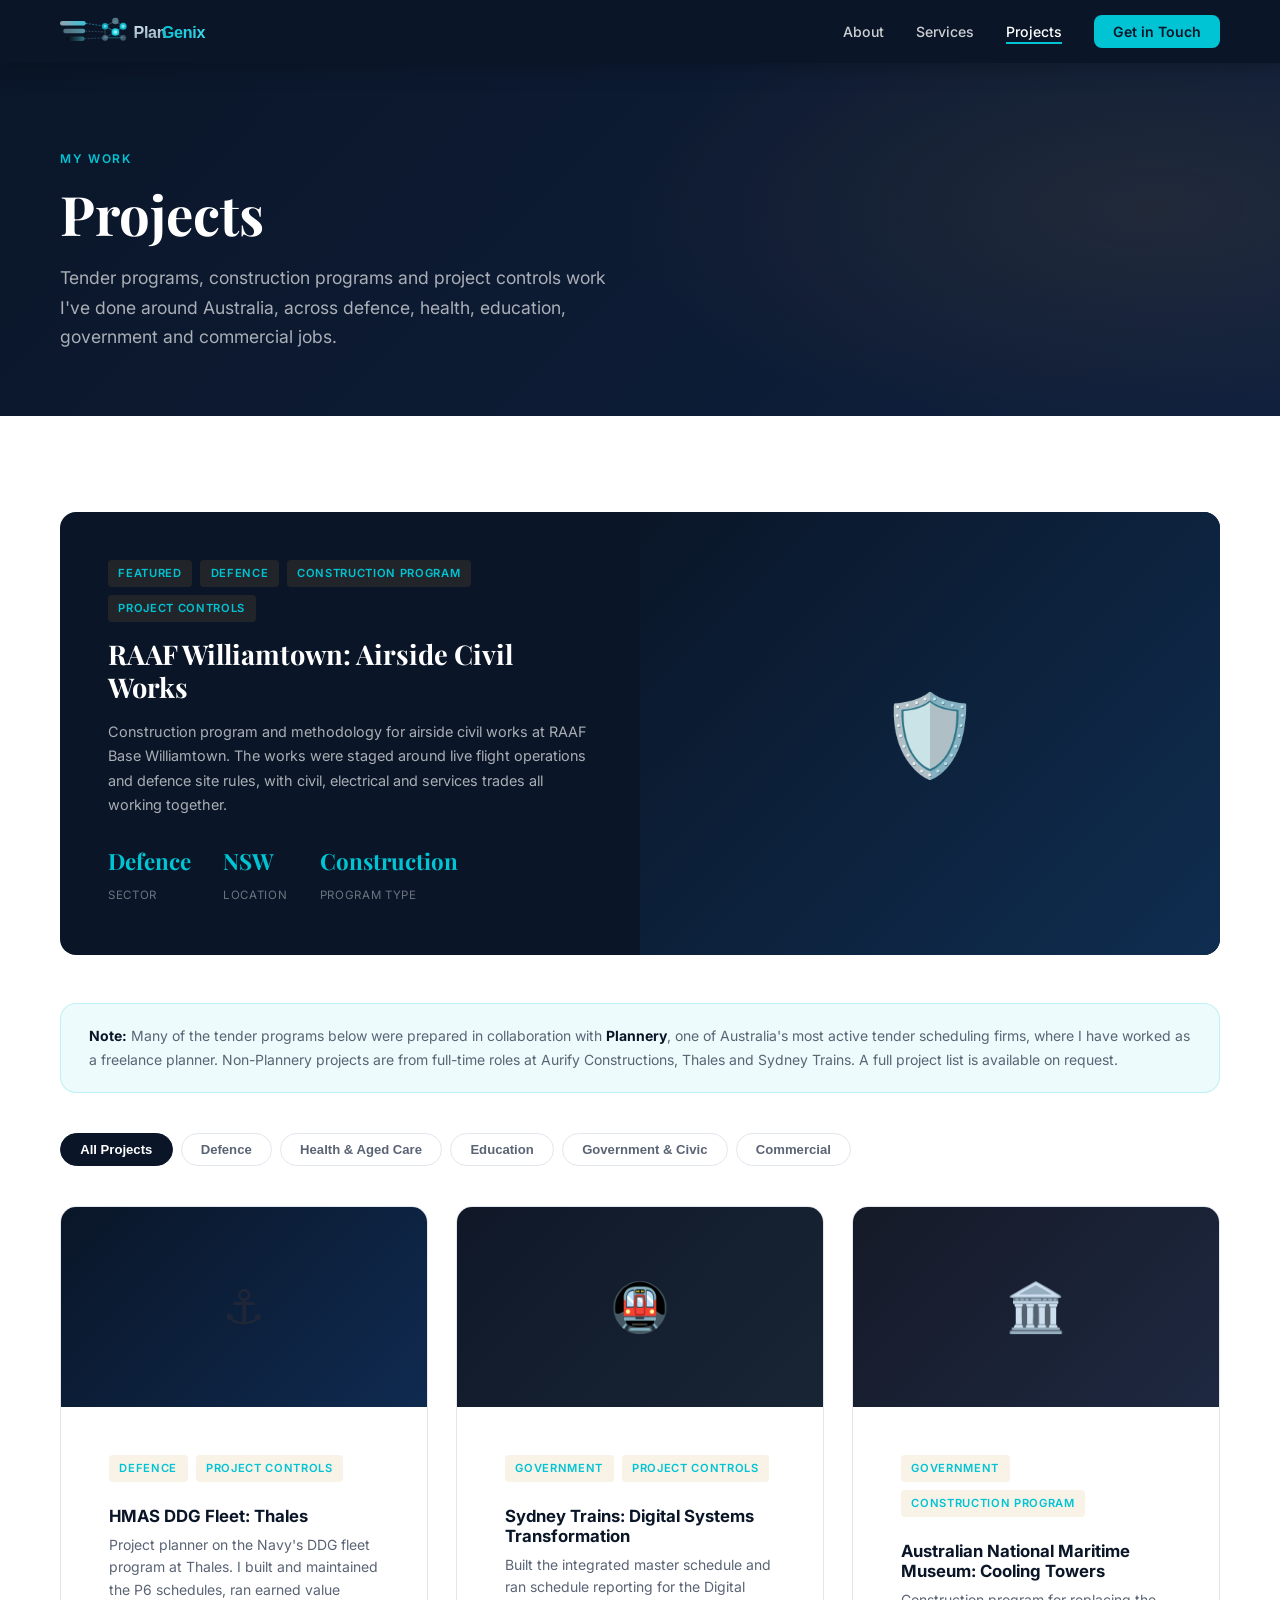
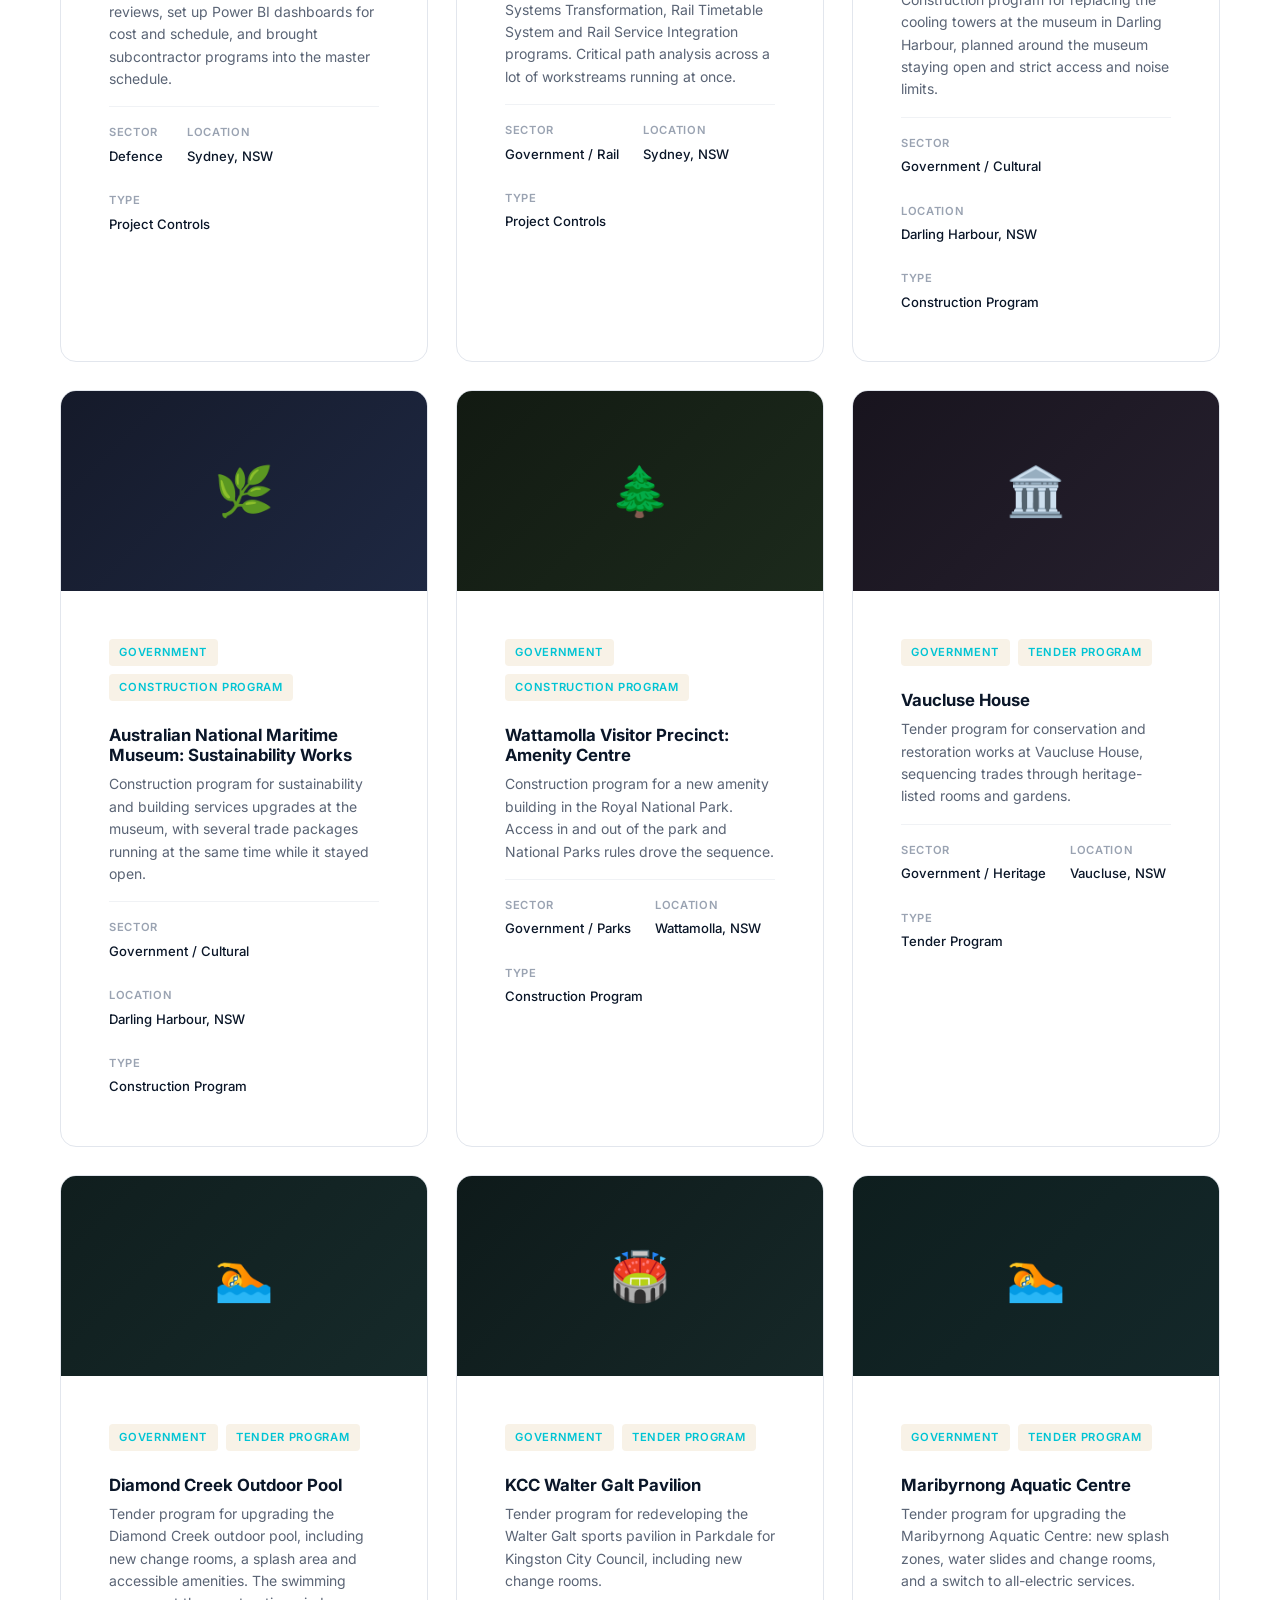
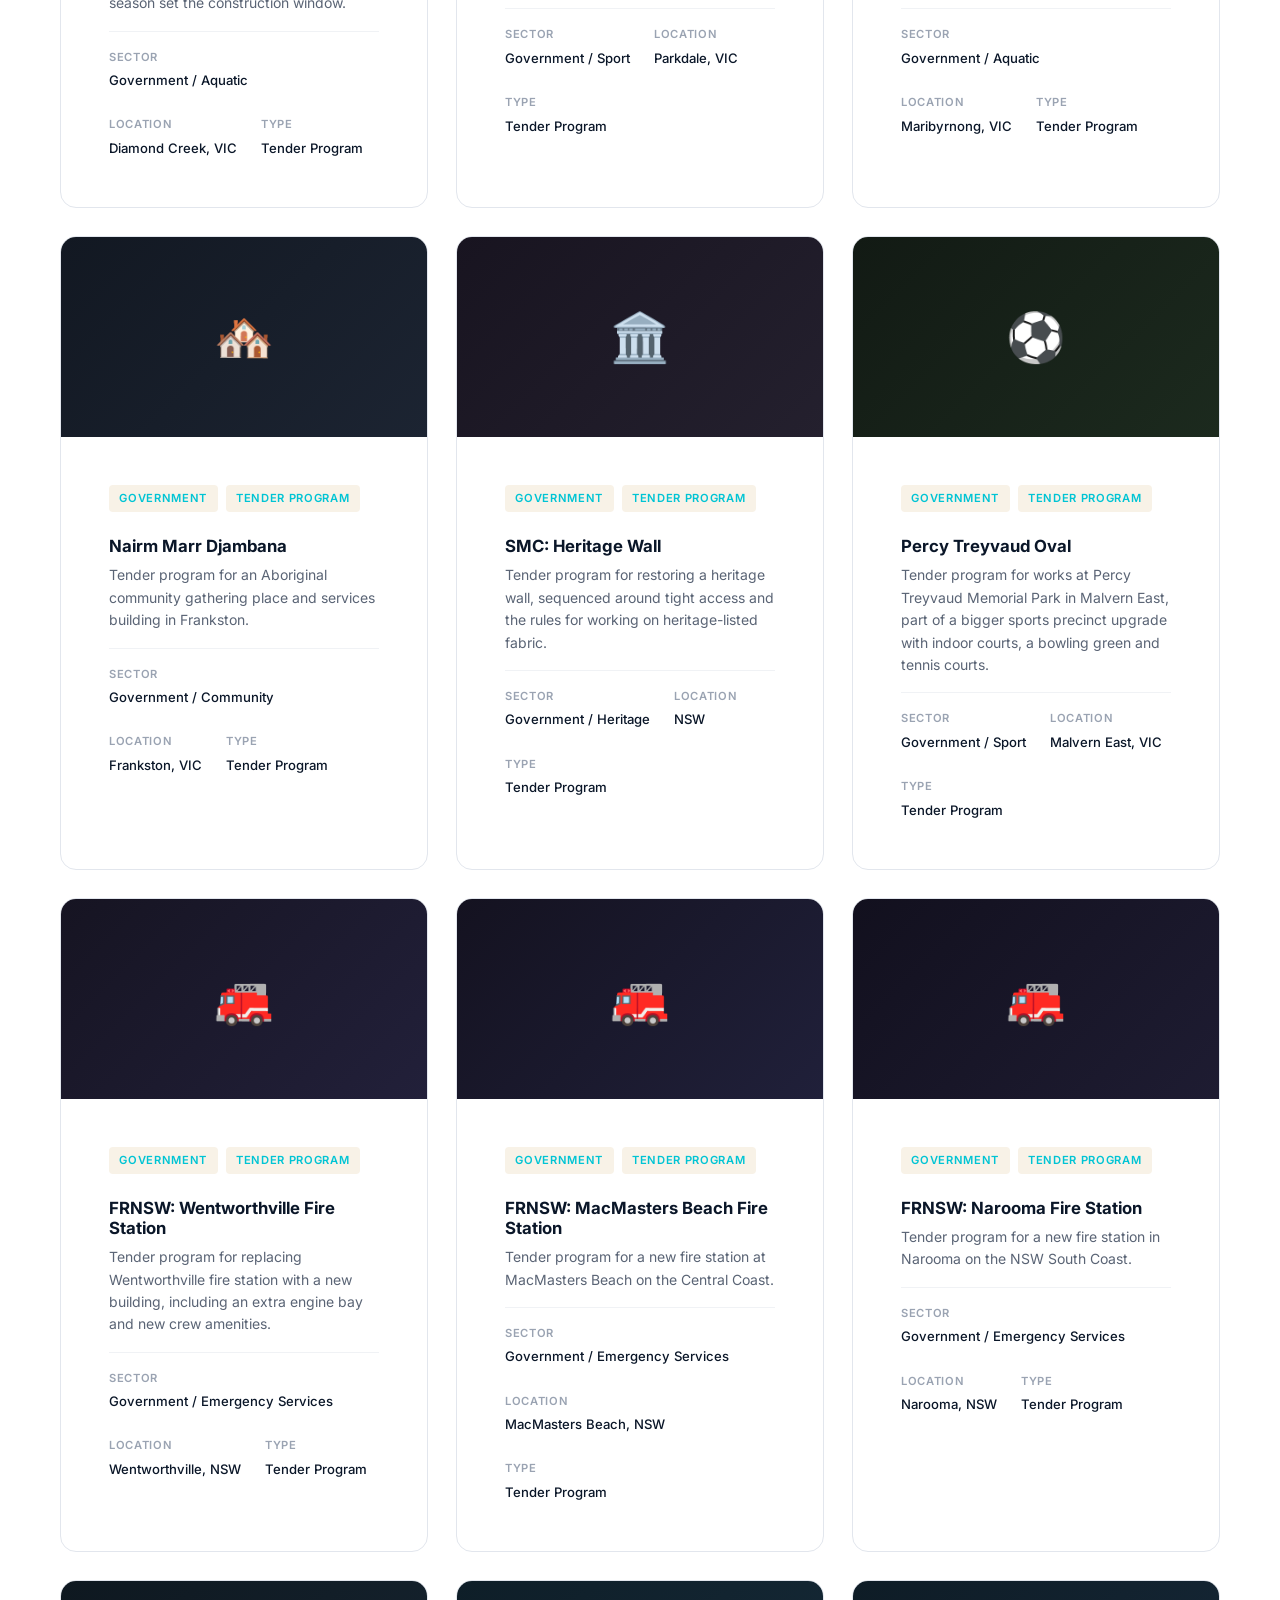
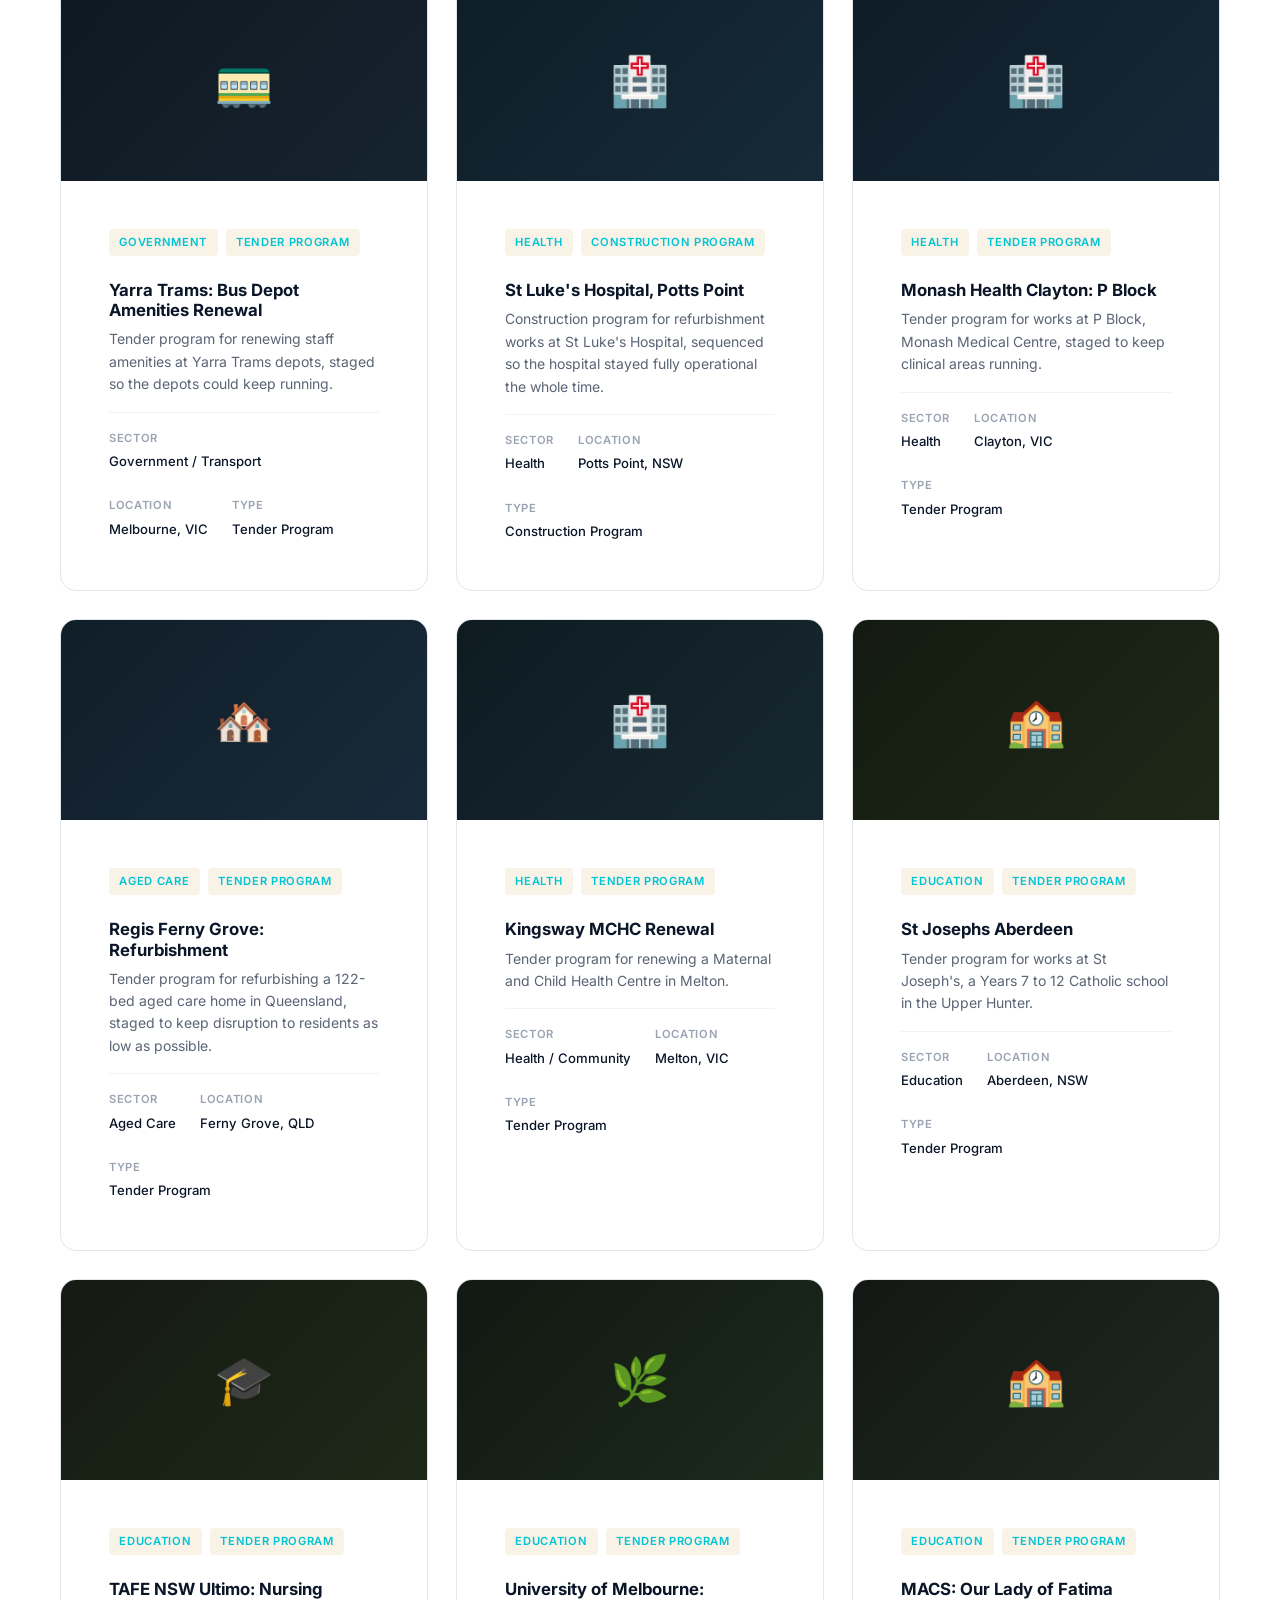
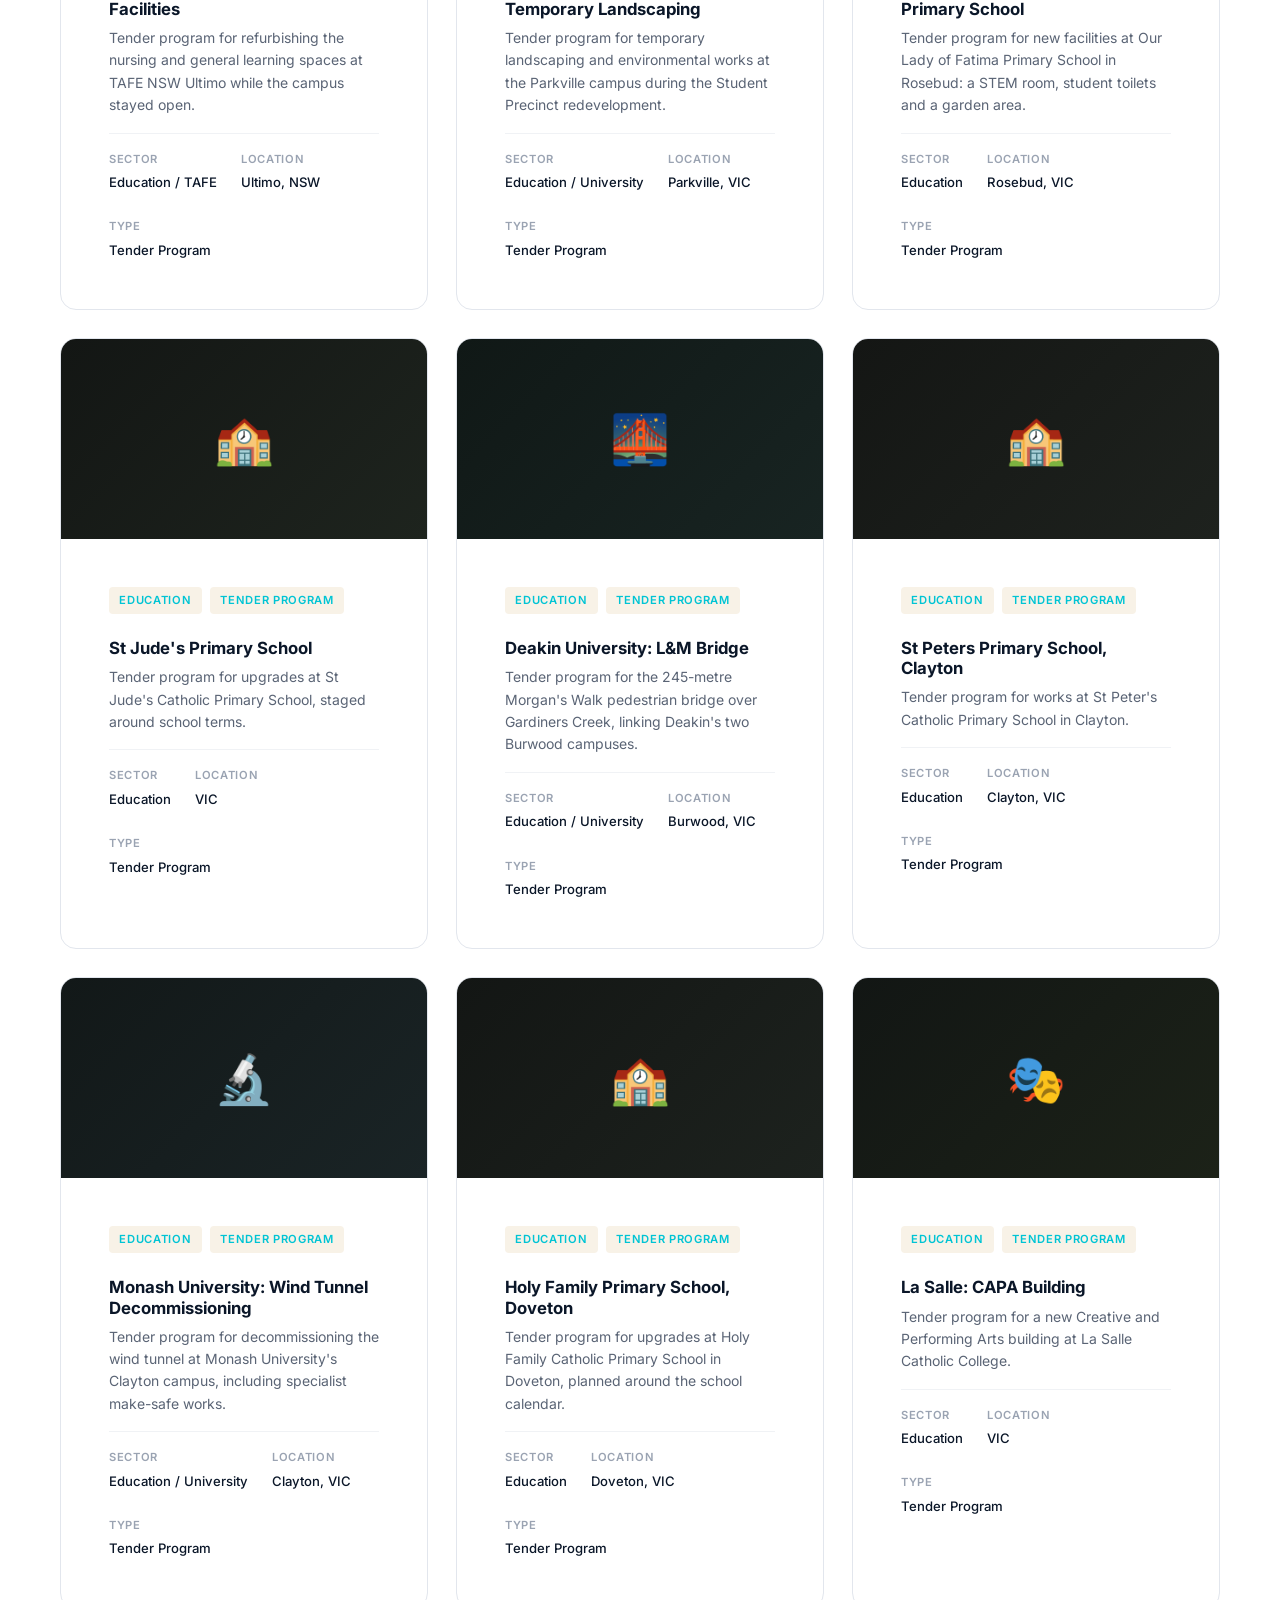
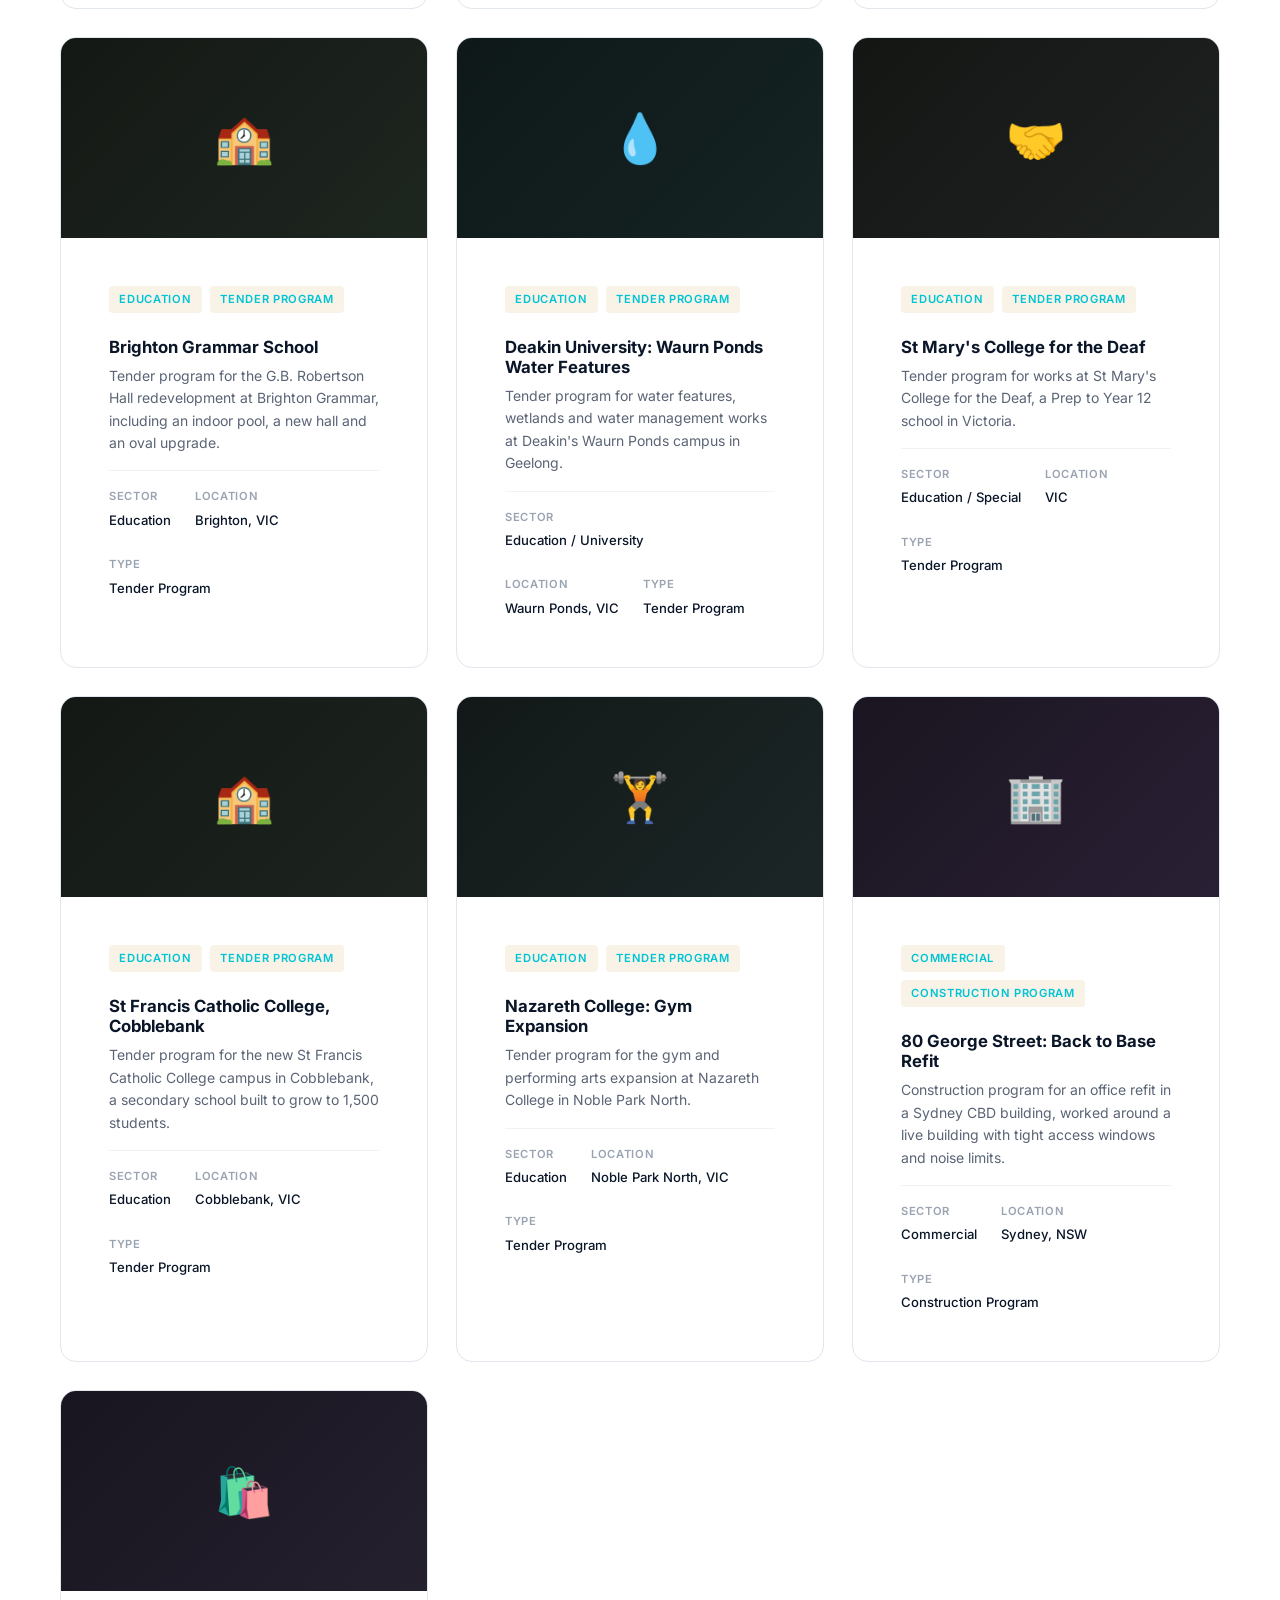
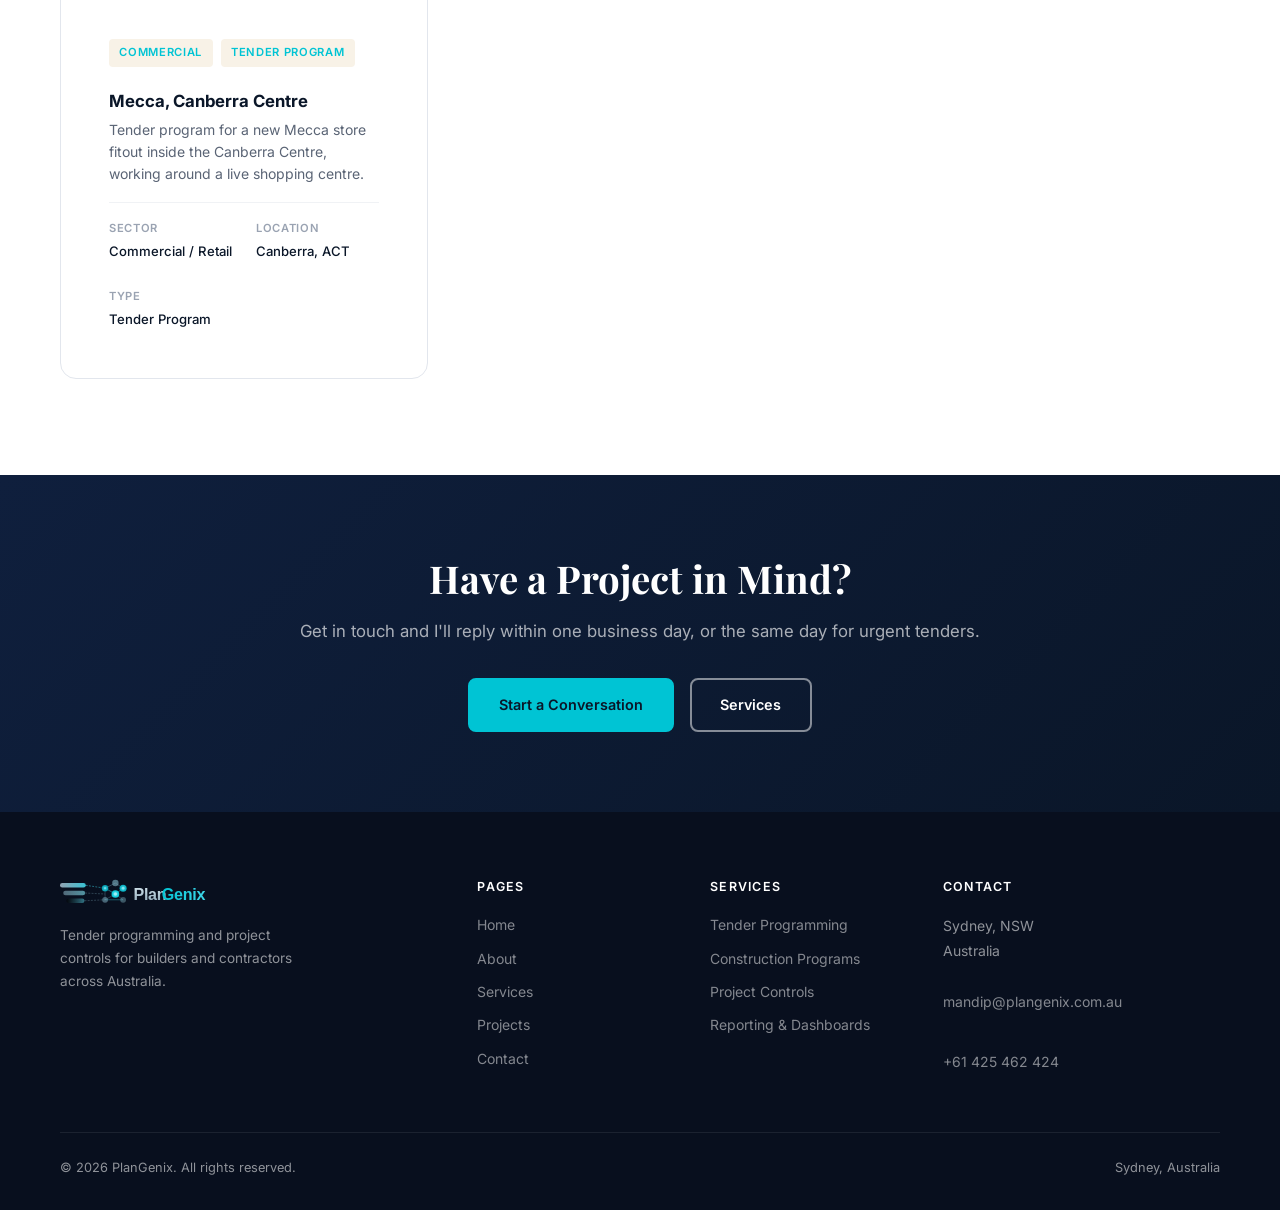
<file: projects.html>
<!DOCTYPE html>
<html lang="en">
<head>
  <meta charset="UTF-8">
  <meta name="viewport" content="width=device-width, initial-scale=1.0">
  <meta name="description" content="PlanGenix projects: tender programs, construction programs and project controls across defence, health, education, government and commercial sectors.">
  <title>Projects | PlanGenix</title>
  <link rel="stylesheet" href="styles.css?v=2">
  <link rel="icon" type="image/svg+xml" href="favicon.svg">
  <style>
    .filter-tabs { display: flex; gap: .5rem; flex-wrap: wrap; margin-bottom: 2.5rem; }
    .filter-tab {
      padding: .5rem 1.2rem; border-radius: 24px;
      border: 1.5px solid var(--gray-200); font-size: .82rem; font-weight: 600;
      color: var(--gray-600); cursor: pointer; background: var(--white);
      transition: all var(--transition);
    }
    .filter-tab:hover { border-color: var(--navy); color: var(--navy); background: rgba(10,22,40,.05); }
    .filter-tab.active { background: var(--navy); color: var(--white); border-color: var(--navy); }

    .project-card-full {
      background: var(--white); border-radius: var(--radius-lg);
      overflow: hidden; border: 1px solid var(--gray-200);
      transition: all var(--transition); display: flex; flex-direction: column;
    }
    .project-card-full:hover { box-shadow: var(--shadow-lg); transform: translateY(-4px); }
    .project-card-full .project-body { flex: 1; display: flex; flex-direction: column; }

    .project-meta {
      display: flex; gap: 1.5rem; margin-top: 1rem;
      padding-top: 1rem; border-top: 1px solid var(--gray-100); flex-wrap: wrap;
    }
    .project-meta-item { display: flex; flex-direction: column; gap: .15rem; }
    .project-meta-item strong { font-size: .7rem; font-weight:600; letter-spacing:.06em; text-transform:uppercase; color:var(--gray-400); }
    .project-meta-item span { font-size: .82rem; color: var(--navy); font-weight: 500; }

    .featured-project {
      display: grid; grid-template-columns: 1fr 1fr;
      background: var(--navy); border-radius: var(--radius-lg);
      overflow: hidden; margin-bottom: 3rem;
    }
    .featured-project-content {
      padding: 3rem; display: flex; flex-direction: column; justify-content: space-between;
    }
    .featured-project-thumb {
      display: flex; align-items: center; justify-content: center;
      font-size: 5rem; min-height: 280px;
    }
    .featured-project h2 { font-family: var(--font-serif); color: var(--white); font-size: 1.7rem; margin-bottom: 1rem; }
    .featured-project p { color: rgba(255,255,255,.65); font-size: .9rem; margin-bottom: 1.5rem; }
    .featured-meta { display: flex; gap: 2rem; flex-wrap: wrap; }
    .featured-meta-item strong { display: block; font-family: var(--font-serif); font-size: 1.4rem; color: var(--gold); }
    .featured-meta-item span { font-size: .72rem; color: rgba(255,255,255,.4); text-transform: uppercase; letter-spacing: .06em; }

    .note-banner {
      background: rgba(0,196,212,.07); border: 1px solid rgba(0,196,212,.2);
      border-radius: var(--radius-lg); padding: 1.25rem 1.75rem;
      margin-bottom: 2.5rem; font-size: .875rem; color: var(--gray-600);
    }
    .note-banner strong { color: var(--navy); }

    @media (max-width: 820px) {
      .featured-project { grid-template-columns: 1fr; }
      .featured-project-thumb { min-height: 160px; }
    }
  </style>
</head>
<body>

  <!-- ========== NAV ========== -->
  <nav class="site-nav scrolled" id="nav">
    <div class="container nav-inner">
      <a href="index.html" class="nav-logo">
        <img src="logo.svg" alt="PlanGenix" style="height:36px; display:block;">
      </a>
      <ul class="nav-links" id="nav-links">
        <li><a href="about.html">About</a></li>
        <li><a href="services.html">Services</a></li>
        <li><a href="projects.html" class="active">Projects</a></li>
        <li><a href="contact.html" class="nav-cta">Get in Touch</a></li>
      </ul>
      <button class="nav-toggle" id="nav-toggle" aria-label="Menu">
        <span></span><span></span><span></span>
      </button>
    </div>
  </nav>

  <!-- ========== PAGE HERO ========== -->
  <section class="page-hero">
    <div class="container page-hero-content">
      <span class="section-label">My Work</span>
      <h1>Projects</h1>
      <p>Tender programs, construction programs and project controls work I've done around Australia, across defence, health, education, government and commercial jobs.</p>
    </div>
  </section>

  <!-- ========== PROJECTS ========== -->
  <section class="section">
    <div class="container">

      <!-- Featured -->
      <div class="featured-project reveal">
        <div class="featured-project-content">
          <div>
            <div class="project-tags" style="margin-bottom: 1rem;">
              <span class="tag">Featured</span>
              <span class="tag">Defence</span>
              <span class="tag">Construction Program</span>
              <span class="tag">Project Controls</span>
            </div>
            <h2>RAAF Williamtown: Airside Civil Works</h2>
            <p>Construction program and methodology for airside civil works at RAAF Base Williamtown. The works were staged around live flight operations and defence site rules, with civil, electrical and services trades all working together.</p>
            <div class="featured-meta">
              <div class="featured-meta-item">
                <strong>Defence</strong>
                <span>Sector</span>
              </div>
              <div class="featured-meta-item">
                <strong>NSW</strong>
                <span>Location</span>
              </div>
              <div class="featured-meta-item">
                <strong>Construction</strong>
                <span>Program Type</span>
              </div>
            </div>
          </div>
        </div>
        <div class="featured-project-thumb" style="background: linear-gradient(135deg, #0a1628, #0f2d50);">🛡️</div>
      </div>

      <div class="note-banner reveal">
        <strong>Note:</strong> Many of the tender programs below were prepared in collaboration with <strong>Plannery</strong>, one of Australia's most active tender scheduling firms, where I have worked as a freelance planner. Non-Plannery projects are from full-time roles at Aurify Constructions, Thales and Sydney Trains. A full project list is available on request.
      </div>

      <!-- Filter -->
      <div class="filter-tabs" id="filter-tabs">
        <button class="filter-tab active" data-filter="all">All Projects</button>
        <button class="filter-tab" data-filter="defence">Defence</button>
        <button class="filter-tab" data-filter="health">Health &amp; Aged Care</button>
        <button class="filter-tab" data-filter="education">Education</button>
        <button class="filter-tab" data-filter="government">Government &amp; Civic</button>
        <button class="filter-tab" data-filter="commercial">Commercial</button>
      </div>

      <!-- Grid -->
      <div class="projects-grid" id="projects-grid">

        <!-- ===== DEFENCE ===== -->
        <div class="project-card-full reveal" data-category="defence">
          <div class="project-thumb" style="background: linear-gradient(135deg, #0a1628, #0f2a50);">⚓</div>
          <div class="project-body">
            <div class="project-tags" style="margin-top:1.5rem; padding:0 1.5rem;">
              <span class="tag">Defence</span><span class="tag">Project Controls</span>
            </div>
            <div style="padding:.75rem 1.5rem 1.5rem;">
              <h3>HMAS DDG Fleet: Thales</h3>
              <p>Project planner on the Navy's DDG fleet program at Thales. I built and maintained the P6 schedules, ran earned value reviews, set up Power BI dashboards for cost and schedule, and brought subcontractor programs into the master schedule.</p>
              <div class="project-meta">
                <div class="project-meta-item"><strong>Sector</strong><span>Defence</span></div>
                <div class="project-meta-item"><strong>Location</strong><span>Sydney, NSW</span></div>
                <div class="project-meta-item"><strong>Type</strong><span>Project Controls</span></div>
              </div>
            </div>
          </div>
        </div>

        <!-- ===== GOVERNMENT & CIVIC ===== -->
        <div class="project-card-full reveal" data-category="government">
          <div class="project-thumb" style="background: linear-gradient(135deg, #101828, #182535);">🚇</div>
          <div class="project-body">
            <div class="project-tags" style="margin-top:1.5rem; padding:0 1.5rem;">
              <span class="tag">Government</span><span class="tag">Project Controls</span>
            </div>
            <div style="padding:.75rem 1.5rem 1.5rem;">
              <h3>Sydney Trains: Digital Systems Transformation</h3>
              <p>Built the integrated master schedule and ran schedule reporting for the Digital Systems Transformation, Rail Timetable System and Rail Service Integration programs. Critical path analysis across a lot of workstreams running at once.</p>
              <div class="project-meta">
                <div class="project-meta-item"><strong>Sector</strong><span>Government / Rail</span></div>
                <div class="project-meta-item"><strong>Location</strong><span>Sydney, NSW</span></div>
                <div class="project-meta-item"><strong>Type</strong><span>Project Controls</span></div>
              </div>
            </div>
          </div>
        </div>

        <div class="project-card-full reveal" data-category="government">
          <div class="project-thumb" style="background: linear-gradient(135deg, #151a28, #1e2840);">🏛️</div>
          <div class="project-body">
            <div class="project-tags" style="margin-top:1.5rem; padding:0 1.5rem;">
              <span class="tag">Government</span><span class="tag">Construction Program</span>
            </div>
            <div style="padding:.75rem 1.5rem 1.5rem;">
              <h3>Australian National Maritime Museum: Cooling Towers</h3>
              <p>Construction program for replacing the cooling towers at the museum in Darling Harbour, planned around the museum staying open and strict access and noise limits.</p>
              <div class="project-meta">
                <div class="project-meta-item"><strong>Sector</strong><span>Government / Cultural</span></div>
                <div class="project-meta-item"><strong>Location</strong><span>Darling Harbour, NSW</span></div>
                <div class="project-meta-item"><strong>Type</strong><span>Construction Program</span></div>
              </div>
            </div>
          </div>
        </div>

        <div class="project-card-full reveal" data-category="government">
          <div class="project-thumb" style="background: linear-gradient(135deg, #151a2a, #1e2842);">🌿</div>
          <div class="project-body">
            <div class="project-tags" style="margin-top:1.5rem; padding:0 1.5rem;">
              <span class="tag">Government</span><span class="tag">Construction Program</span>
            </div>
            <div style="padding:.75rem 1.5rem 1.5rem;">
              <h3>Australian National Maritime Museum: Sustainability Works</h3>
              <p>Construction program for sustainability and building services upgrades at the museum, with several trade packages running at the same time while it stayed open.</p>
              <div class="project-meta">
                <div class="project-meta-item"><strong>Sector</strong><span>Government / Cultural</span></div>
                <div class="project-meta-item"><strong>Location</strong><span>Darling Harbour, NSW</span></div>
                <div class="project-meta-item"><strong>Type</strong><span>Construction Program</span></div>
              </div>
            </div>
          </div>
        </div>

        <div class="project-card-full reveal" data-category="government">
          <div class="project-thumb" style="background: linear-gradient(135deg, #121a12, #1c2a1c);">🌲</div>
          <div class="project-body">
            <div class="project-tags" style="margin-top:1.5rem; padding:0 1.5rem;">
              <span class="tag">Government</span><span class="tag">Construction Program</span>
            </div>
            <div style="padding:.75rem 1.5rem 1.5rem;">
              <h3>Wattamolla Visitor Precinct: Amenity Centre</h3>
              <p>Construction program for a new amenity building in the Royal National Park. Access in and out of the park and National Parks rules drove the sequence.</p>
              <div class="project-meta">
                <div class="project-meta-item"><strong>Sector</strong><span>Government / Parks</span></div>
                <div class="project-meta-item"><strong>Location</strong><span>Wattamolla, NSW</span></div>
                <div class="project-meta-item"><strong>Type</strong><span>Construction Program</span></div>
              </div>
            </div>
          </div>
        </div>

        <div class="project-card-full reveal" data-category="government">
          <div class="project-thumb" style="background: linear-gradient(135deg, #18141e, #26202e);">🏛️</div>
          <div class="project-body">
            <div class="project-tags" style="margin-top:1.5rem; padding:0 1.5rem;">
              <span class="tag">Government</span><span class="tag">Tender Program</span>
            </div>
            <div style="padding:.75rem 1.5rem 1.5rem;">
              <h3>Vaucluse House</h3>
              <p>Tender program for conservation and restoration works at Vaucluse House, sequencing trades through heritage-listed rooms and gardens.</p>
              <div class="project-meta">
                <div class="project-meta-item"><strong>Sector</strong><span>Government / Heritage</span></div>
                <div class="project-meta-item"><strong>Location</strong><span>Vaucluse, NSW</span></div>
                <div class="project-meta-item"><strong>Type</strong><span>Tender Program</span></div>
              </div>
            </div>
          </div>
        </div>

        <div class="project-card-full reveal" data-category="government">
          <div class="project-thumb" style="background: linear-gradient(135deg, #101e1e, #162a2a);">🏊</div>
          <div class="project-body">
            <div class="project-tags" style="margin-top:1.5rem; padding:0 1.5rem;">
              <span class="tag">Government</span><span class="tag">Tender Program</span>
            </div>
            <div style="padding:.75rem 1.5rem 1.5rem;">
              <h3>Diamond Creek Outdoor Pool</h3>
              <p>Tender program for upgrading the Diamond Creek outdoor pool, including new change rooms, a splash area and accessible amenities. The swimming season set the construction window.</p>
              <div class="project-meta">
                <div class="project-meta-item"><strong>Sector</strong><span>Government / Aquatic</span></div>
                <div class="project-meta-item"><strong>Location</strong><span>Diamond Creek, VIC</span></div>
                <div class="project-meta-item"><strong>Type</strong><span>Tender Program</span></div>
              </div>
            </div>
          </div>
        </div>

        <div class="project-card-full reveal" data-category="government">
          <div class="project-thumb" style="background: linear-gradient(135deg, #0e1a1a, #162828);">🏟️</div>
          <div class="project-body">
            <div class="project-tags" style="margin-top:1.5rem; padding:0 1.5rem;">
              <span class="tag">Government</span><span class="tag">Tender Program</span>
            </div>
            <div style="padding:.75rem 1.5rem 1.5rem;">
              <h3>KCC Walter Galt Pavilion</h3>
              <p>Tender program for redeveloping the Walter Galt sports pavilion in Parkdale for Kingston City Council, including new change rooms.</p>
              <div class="project-meta">
                <div class="project-meta-item"><strong>Sector</strong><span>Government / Sport</span></div>
                <div class="project-meta-item"><strong>Location</strong><span>Parkdale, VIC</span></div>
                <div class="project-meta-item"><strong>Type</strong><span>Tender Program</span></div>
              </div>
            </div>
          </div>
        </div>

        <div class="project-card-full reveal" data-category="government">
          <div class="project-thumb" style="background: linear-gradient(135deg, #0e1e1e, #14282a);">🏊</div>
          <div class="project-body">
            <div class="project-tags" style="margin-top:1.5rem; padding:0 1.5rem;">
              <span class="tag">Government</span><span class="tag">Tender Program</span>
            </div>
            <div style="padding:.75rem 1.5rem 1.5rem;">
              <h3>Maribyrnong Aquatic Centre</h3>
              <p>Tender program for upgrading the Maribyrnong Aquatic Centre: new splash zones, water slides and change rooms, and a switch to all-electric services.</p>
              <div class="project-meta">
                <div class="project-meta-item"><strong>Sector</strong><span>Government / Aquatic</span></div>
                <div class="project-meta-item"><strong>Location</strong><span>Maribyrnong, VIC</span></div>
                <div class="project-meta-item"><strong>Type</strong><span>Tender Program</span></div>
              </div>
            </div>
          </div>
        </div>

        <div class="project-card-full reveal" data-category="government">
          <div class="project-thumb" style="background: linear-gradient(135deg, #121822, #1c2432);">🏘️</div>
          <div class="project-body">
            <div class="project-tags" style="margin-top:1.5rem; padding:0 1.5rem;">
              <span class="tag">Government</span><span class="tag">Tender Program</span>
            </div>
            <div style="padding:.75rem 1.5rem 1.5rem;">
              <h3>Nairm Marr Djambana</h3>
              <p>Tender program for an Aboriginal community gathering place and services building in Frankston.</p>
              <div class="project-meta">
                <div class="project-meta-item"><strong>Sector</strong><span>Government / Community</span></div>
                <div class="project-meta-item"><strong>Location</strong><span>Frankston, VIC</span></div>
                <div class="project-meta-item"><strong>Type</strong><span>Tender Program</span></div>
              </div>
            </div>
          </div>
        </div>

        <div class="project-card-full reveal" data-category="government">
          <div class="project-thumb" style="background: linear-gradient(135deg, #181420, #24202e);">🏛️</div>
          <div class="project-body">
            <div class="project-tags" style="margin-top:1.5rem; padding:0 1.5rem;">
              <span class="tag">Government</span><span class="tag">Tender Program</span>
            </div>
            <div style="padding:.75rem 1.5rem 1.5rem;">
              <h3>SMC: Heritage Wall</h3>
              <p>Tender program for restoring a heritage wall, sequenced around tight access and the rules for working on heritage-listed fabric.</p>
              <div class="project-meta">
                <div class="project-meta-item"><strong>Sector</strong><span>Government / Heritage</span></div>
                <div class="project-meta-item"><strong>Location</strong><span>NSW</span></div>
                <div class="project-meta-item"><strong>Type</strong><span>Tender Program</span></div>
              </div>
            </div>
          </div>
        </div>

        <div class="project-card-full reveal" data-category="government">
          <div class="project-thumb" style="background: linear-gradient(135deg, #121a14, #1c2a1e);">⚽</div>
          <div class="project-body">
            <div class="project-tags" style="margin-top:1.5rem; padding:0 1.5rem;">
              <span class="tag">Government</span><span class="tag">Tender Program</span>
            </div>
            <div style="padding:.75rem 1.5rem 1.5rem;">
              <h3>Percy Treyvaud Oval</h3>
              <p>Tender program for works at Percy Treyvaud Memorial Park in Malvern East, part of a bigger sports precinct upgrade with indoor courts, a bowling green and tennis courts.</p>
              <div class="project-meta">
                <div class="project-meta-item"><strong>Sector</strong><span>Government / Sport</span></div>
                <div class="project-meta-item"><strong>Location</strong><span>Malvern East, VIC</span></div>
                <div class="project-meta-item"><strong>Type</strong><span>Tender Program</span></div>
              </div>
            </div>
          </div>
        </div>

        <div class="project-card-full reveal" data-category="government">
          <div class="project-thumb" style="background: linear-gradient(135deg, #161422, #22203a);">🚒</div>
          <div class="project-body">
            <div class="project-tags" style="margin-top:1.5rem; padding:0 1.5rem;">
              <span class="tag">Government</span><span class="tag">Tender Program</span>
            </div>
            <div style="padding:.75rem 1.5rem 1.5rem;">
              <h3>FRNSW: Wentworthville Fire Station</h3>
              <p>Tender program for replacing Wentworthville fire station with a new building, including an extra engine bay and new crew amenities.</p>
              <div class="project-meta">
                <div class="project-meta-item"><strong>Sector</strong><span>Government / Emergency Services</span></div>
                <div class="project-meta-item"><strong>Location</strong><span>Wentworthville, NSW</span></div>
                <div class="project-meta-item"><strong>Type</strong><span>Tender Program</span></div>
              </div>
            </div>
          </div>
        </div>

        <div class="project-card-full reveal" data-category="government">
          <div class="project-thumb" style="background: linear-gradient(135deg, #141220, #20203a);">🚒</div>
          <div class="project-body">
            <div class="project-tags" style="margin-top:1.5rem; padding:0 1.5rem;">
              <span class="tag">Government</span><span class="tag">Tender Program</span>
            </div>
            <div style="padding:.75rem 1.5rem 1.5rem;">
              <h3>FRNSW: MacMasters Beach Fire Station</h3>
              <p>Tender program for a new fire station at MacMasters Beach on the Central Coast.</p>
              <div class="project-meta">
                <div class="project-meta-item"><strong>Sector</strong><span>Government / Emergency Services</span></div>
                <div class="project-meta-item"><strong>Location</strong><span>MacMasters Beach, NSW</span></div>
                <div class="project-meta-item"><strong>Type</strong><span>Tender Program</span></div>
              </div>
            </div>
          </div>
        </div>

        <div class="project-card-full reveal" data-category="government">
          <div class="project-thumb" style="background: linear-gradient(135deg, #12101e, #1e1c32);">🚒</div>
          <div class="project-body">
            <div class="project-tags" style="margin-top:1.5rem; padding:0 1.5rem;">
              <span class="tag">Government</span><span class="tag">Tender Program</span>
            </div>
            <div style="padding:.75rem 1.5rem 1.5rem;">
              <h3>FRNSW: Narooma Fire Station</h3>
              <p>Tender program for a new fire station in Narooma on the NSW South Coast.</p>
              <div class="project-meta">
                <div class="project-meta-item"><strong>Sector</strong><span>Government / Emergency Services</span></div>
                <div class="project-meta-item"><strong>Location</strong><span>Narooma, NSW</span></div>
                <div class="project-meta-item"><strong>Type</strong><span>Tender Program</span></div>
              </div>
            </div>
          </div>
        </div>

        <div class="project-card-full reveal" data-category="government">
          <div class="project-thumb" style="background: linear-gradient(135deg, #0e1820, #162430);">🚃</div>
          <div class="project-body">
            <div class="project-tags" style="margin-top:1.5rem; padding:0 1.5rem;">
              <span class="tag">Government</span><span class="tag">Tender Program</span>
            </div>
            <div style="padding:.75rem 1.5rem 1.5rem;">
              <h3>Yarra Trams: Bus Depot Amenities Renewal</h3>
              <p>Tender program for renewing staff amenities at Yarra Trams depots, staged so the depots could keep running.</p>
              <div class="project-meta">
                <div class="project-meta-item"><strong>Sector</strong><span>Government / Transport</span></div>
                <div class="project-meta-item"><strong>Location</strong><span>Melbourne, VIC</span></div>
                <div class="project-meta-item"><strong>Type</strong><span>Tender Program</span></div>
              </div>
            </div>
          </div>
        </div>

        <!-- ===== HEALTH & AGED CARE ===== -->
        <div class="project-card-full reveal" data-category="health">
          <div class="project-thumb" style="background: linear-gradient(135deg, #0e1e28, #162a38);">🏥</div>
          <div class="project-body">
            <div class="project-tags" style="margin-top:1.5rem; padding:0 1.5rem;">
              <span class="tag">Health</span><span class="tag">Construction Program</span>
            </div>
            <div style="padding:.75rem 1.5rem 1.5rem;">
              <h3>St Luke's Hospital, Potts Point</h3>
              <p>Construction program for refurbishment works at St Luke's Hospital, sequenced so the hospital stayed fully operational the whole time.</p>
              <div class="project-meta">
                <div class="project-meta-item"><strong>Sector</strong><span>Health</span></div>
                <div class="project-meta-item"><strong>Location</strong><span>Potts Point, NSW</span></div>
                <div class="project-meta-item"><strong>Type</strong><span>Construction Program</span></div>
              </div>
            </div>
          </div>
        </div>

        <div class="project-card-full reveal" data-category="health">
          <div class="project-thumb" style="background: linear-gradient(135deg, #0e1c26, #162838);">🏥</div>
          <div class="project-body">
            <div class="project-tags" style="margin-top:1.5rem; padding:0 1.5rem;">
              <span class="tag">Health</span><span class="tag">Tender Program</span>
            </div>
            <div style="padding:.75rem 1.5rem 1.5rem;">
              <h3>Monash Health Clayton: P Block</h3>
              <p>Tender program for works at P Block, Monash Medical Centre, staged to keep clinical areas running.</p>
              <div class="project-meta">
                <div class="project-meta-item"><strong>Sector</strong><span>Health</span></div>
                <div class="project-meta-item"><strong>Location</strong><span>Clayton, VIC</span></div>
                <div class="project-meta-item"><strong>Type</strong><span>Tender Program</span></div>
              </div>
            </div>
          </div>
        </div>

        <div class="project-card-full reveal" data-category="health">
          <div class="project-thumb" style="background: linear-gradient(135deg, #101e28, #182a3a);">🏘️</div>
          <div class="project-body">
            <div class="project-tags" style="margin-top:1.5rem; padding:0 1.5rem;">
              <span class="tag">Aged Care</span><span class="tag">Tender Program</span>
            </div>
            <div style="padding:.75rem 1.5rem 1.5rem;">
              <h3>Regis Ferny Grove: Refurbishment</h3>
              <p>Tender program for refurbishing a 122-bed aged care home in Queensland, staged to keep disruption to residents as low as possible.</p>
              <div class="project-meta">
                <div class="project-meta-item"><strong>Sector</strong><span>Aged Care</span></div>
                <div class="project-meta-item"><strong>Location</strong><span>Ferny Grove, QLD</span></div>
                <div class="project-meta-item"><strong>Type</strong><span>Tender Program</span></div>
              </div>
            </div>
          </div>
        </div>

        <div class="project-card-full reveal" data-category="health">
          <div class="project-thumb" style="background: linear-gradient(135deg, #0e1c22, #16282e);">🏥</div>
          <div class="project-body">
            <div class="project-tags" style="margin-top:1.5rem; padding:0 1.5rem;">
              <span class="tag">Health</span><span class="tag">Tender Program</span>
            </div>
            <div style="padding:.75rem 1.5rem 1.5rem;">
              <h3>Kingsway MCHC Renewal</h3>
              <p>Tender program for renewing a Maternal and Child Health Centre in Melton.</p>
              <div class="project-meta">
                <div class="project-meta-item"><strong>Sector</strong><span>Health / Community</span></div>
                <div class="project-meta-item"><strong>Location</strong><span>Melton, VIC</span></div>
                <div class="project-meta-item"><strong>Type</strong><span>Tender Program</span></div>
              </div>
            </div>
          </div>
        </div>

        <!-- ===== EDUCATION ===== -->
        <div class="project-card-full reveal" data-category="education">
          <div class="project-thumb" style="background: linear-gradient(135deg, #141a10, #1e2818);">🏫</div>
          <div class="project-body">
            <div class="project-tags" style="margin-top:1.5rem; padding:0 1.5rem;">
              <span class="tag">Education</span><span class="tag">Tender Program</span>
            </div>
            <div style="padding:.75rem 1.5rem 1.5rem;">
              <h3>St Josephs Aberdeen</h3>
              <p>Tender program for works at St Joseph's, a Years 7 to 12 Catholic school in the Upper Hunter.</p>
              <div class="project-meta">
                <div class="project-meta-item"><strong>Sector</strong><span>Education</span></div>
                <div class="project-meta-item"><strong>Location</strong><span>Aberdeen, NSW</span></div>
                <div class="project-meta-item"><strong>Type</strong><span>Tender Program</span></div>
              </div>
            </div>
          </div>
        </div>

        <div class="project-card-full reveal" data-category="education">
          <div class="project-thumb" style="background: linear-gradient(135deg, #151a12, #1e2818);">🎓</div>
          <div class="project-body">
            <div class="project-tags" style="margin-top:1.5rem; padding:0 1.5rem;">
              <span class="tag">Education</span><span class="tag">Tender Program</span>
            </div>
            <div style="padding:.75rem 1.5rem 1.5rem;">
              <h3>TAFE NSW Ultimo: Nursing Facilities</h3>
              <p>Tender program for refurbishing the nursing and general learning spaces at TAFE NSW Ultimo while the campus stayed open.</p>
              <div class="project-meta">
                <div class="project-meta-item"><strong>Sector</strong><span>Education / TAFE</span></div>
                <div class="project-meta-item"><strong>Location</strong><span>Ultimo, NSW</span></div>
                <div class="project-meta-item"><strong>Type</strong><span>Tender Program</span></div>
              </div>
            </div>
          </div>
        </div>

        <div class="project-card-full reveal" data-category="education">
          <div class="project-thumb" style="background: linear-gradient(135deg, #121812, #1c2a1c);">🌿</div>
          <div class="project-body">
            <div class="project-tags" style="margin-top:1.5rem; padding:0 1.5rem;">
              <span class="tag">Education</span><span class="tag">Tender Program</span>
            </div>
            <div style="padding:.75rem 1.5rem 1.5rem;">
              <h3>University of Melbourne: Temporary Landscaping</h3>
              <p>Tender program for temporary landscaping and environmental works at the Parkville campus during the Student Precinct redevelopment.</p>
              <div class="project-meta">
                <div class="project-meta-item"><strong>Sector</strong><span>Education / University</span></div>
                <div class="project-meta-item"><strong>Location</strong><span>Parkville, VIC</span></div>
                <div class="project-meta-item"><strong>Type</strong><span>Tender Program</span></div>
              </div>
            </div>
          </div>
        </div>

        <div class="project-card-full reveal" data-category="education">
          <div class="project-thumb" style="background: linear-gradient(135deg, #141814, #1e2820);">🏫</div>
          <div class="project-body">
            <div class="project-tags" style="margin-top:1.5rem; padding:0 1.5rem;">
              <span class="tag">Education</span><span class="tag">Tender Program</span>
            </div>
            <div style="padding:.75rem 1.5rem 1.5rem;">
              <h3>MACS: Our Lady of Fatima Primary School</h3>
              <p>Tender program for new facilities at Our Lady of Fatima Primary School in Rosebud: a STEM room, student toilets and a garden area.</p>
              <div class="project-meta">
                <div class="project-meta-item"><strong>Sector</strong><span>Education</span></div>
                <div class="project-meta-item"><strong>Location</strong><span>Rosebud, VIC</span></div>
                <div class="project-meta-item"><strong>Type</strong><span>Tender Program</span></div>
              </div>
            </div>
          </div>
        </div>

        <div class="project-card-full reveal" data-category="education">
          <div class="project-thumb" style="background: linear-gradient(135deg, #131614, #1e241e);">🏫</div>
          <div class="project-body">
            <div class="project-tags" style="margin-top:1.5rem; padding:0 1.5rem;">
              <span class="tag">Education</span><span class="tag">Tender Program</span>
            </div>
            <div style="padding:.75rem 1.5rem 1.5rem;">
              <h3>St Jude's Primary School</h3>
              <p>Tender program for upgrades at St Jude's Catholic Primary School, staged around school terms.</p>
              <div class="project-meta">
                <div class="project-meta-item"><strong>Sector</strong><span>Education</span></div>
                <div class="project-meta-item"><strong>Location</strong><span>VIC</span></div>
                <div class="project-meta-item"><strong>Type</strong><span>Tender Program</span></div>
              </div>
            </div>
          </div>
        </div>

        <div class="project-card-full reveal" data-category="education">
          <div class="project-thumb" style="background: linear-gradient(135deg, #101816, #182422);">🌉</div>
          <div class="project-body">
            <div class="project-tags" style="margin-top:1.5rem; padding:0 1.5rem;">
              <span class="tag">Education</span><span class="tag">Tender Program</span>
            </div>
            <div style="padding:.75rem 1.5rem 1.5rem;">
              <h3>Deakin University: L&amp;M Bridge</h3>
              <p>Tender program for the 245-metre Morgan's Walk pedestrian bridge over Gardiners Creek, linking Deakin's two Burwood campuses.</p>
              <div class="project-meta">
                <div class="project-meta-item"><strong>Sector</strong><span>Education / University</span></div>
                <div class="project-meta-item"><strong>Location</strong><span>Burwood, VIC</span></div>
                <div class="project-meta-item"><strong>Type</strong><span>Tender Program</span></div>
              </div>
            </div>
          </div>
        </div>

        <div class="project-card-full reveal" data-category="education">
          <div class="project-thumb" style="background: linear-gradient(135deg, #141614, #1e221e);">🏫</div>
          <div class="project-body">
            <div class="project-tags" style="margin-top:1.5rem; padding:0 1.5rem;">
              <span class="tag">Education</span><span class="tag">Tender Program</span>
            </div>
            <div style="padding:.75rem 1.5rem 1.5rem;">
              <h3>St Peters Primary School, Clayton</h3>
              <p>Tender program for works at St Peter's Catholic Primary School in Clayton.</p>
              <div class="project-meta">
                <div class="project-meta-item"><strong>Sector</strong><span>Education</span></div>
                <div class="project-meta-item"><strong>Location</strong><span>Clayton, VIC</span></div>
                <div class="project-meta-item"><strong>Type</strong><span>Tender Program</span></div>
              </div>
            </div>
          </div>
        </div>

        <div class="project-card-full reveal" data-category="education">
          <div class="project-thumb" style="background: linear-gradient(135deg, #121818, #1a2426);">🔬</div>
          <div class="project-body">
            <div class="project-tags" style="margin-top:1.5rem; padding:0 1.5rem;">
              <span class="tag">Education</span><span class="tag">Tender Program</span>
            </div>
            <div style="padding:.75rem 1.5rem 1.5rem;">
              <h3>Monash University: Wind Tunnel Decommissioning</h3>
              <p>Tender program for decommissioning the wind tunnel at Monash University's Clayton campus, including specialist make-safe works.</p>
              <div class="project-meta">
                <div class="project-meta-item"><strong>Sector</strong><span>Education / University</span></div>
                <div class="project-meta-item"><strong>Location</strong><span>Clayton, VIC</span></div>
                <div class="project-meta-item"><strong>Type</strong><span>Tender Program</span></div>
              </div>
            </div>
          </div>
        </div>

        <div class="project-card-full reveal" data-category="education">
          <div class="project-thumb" style="background: linear-gradient(135deg, #131614, #1d221e);">🏫</div>
          <div class="project-body">
            <div class="project-tags" style="margin-top:1.5rem; padding:0 1.5rem;">
              <span class="tag">Education</span><span class="tag">Tender Program</span>
            </div>
            <div style="padding:.75rem 1.5rem 1.5rem;">
              <h3>Holy Family Primary School, Doveton</h3>
              <p>Tender program for upgrades at Holy Family Catholic Primary School in Doveton, planned around the school calendar.</p>
              <div class="project-meta">
                <div class="project-meta-item"><strong>Sector</strong><span>Education</span></div>
                <div class="project-meta-item"><strong>Location</strong><span>Doveton, VIC</span></div>
                <div class="project-meta-item"><strong>Type</strong><span>Tender Program</span></div>
              </div>
            </div>
          </div>
        </div>

        <div class="project-card-full reveal" data-category="education">
          <div class="project-thumb" style="background: linear-gradient(135deg, #121614, #1c2218);">🎭</div>
          <div class="project-body">
            <div class="project-tags" style="margin-top:1.5rem; padding:0 1.5rem;">
              <span class="tag">Education</span><span class="tag">Tender Program</span>
            </div>
            <div style="padding:.75rem 1.5rem 1.5rem;">
              <h3>La Salle: CAPA Building</h3>
              <p>Tender program for a new Creative and Performing Arts building at La Salle Catholic College.</p>
              <div class="project-meta">
                <div class="project-meta-item"><strong>Sector</strong><span>Education</span></div>
                <div class="project-meta-item"><strong>Location</strong><span>VIC</span></div>
                <div class="project-meta-item"><strong>Type</strong><span>Tender Program</span></div>
              </div>
            </div>
          </div>
        </div>

        <div class="project-card-full reveal" data-category="education">
          <div class="project-thumb" style="background: linear-gradient(135deg, #141814, #1e2620);">🏫</div>
          <div class="project-body">
            <div class="project-tags" style="margin-top:1.5rem; padding:0 1.5rem;">
              <span class="tag">Education</span><span class="tag">Tender Program</span>
            </div>
            <div style="padding:.75rem 1.5rem 1.5rem;">
              <h3>Brighton Grammar School</h3>
              <p>Tender program for the G.B. Robertson Hall redevelopment at Brighton Grammar, including an indoor pool, a new hall and an oval upgrade.</p>
              <div class="project-meta">
                <div class="project-meta-item"><strong>Sector</strong><span>Education</span></div>
                <div class="project-meta-item"><strong>Location</strong><span>Brighton, VIC</span></div>
                <div class="project-meta-item"><strong>Type</strong><span>Tender Program</span></div>
              </div>
            </div>
          </div>
        </div>

        <div class="project-card-full reveal" data-category="education">
          <div class="project-thumb" style="background: linear-gradient(135deg, #0e1818, #162424);">💧</div>
          <div class="project-body">
            <div class="project-tags" style="margin-top:1.5rem; padding:0 1.5rem;">
              <span class="tag">Education</span><span class="tag">Tender Program</span>
            </div>
            <div style="padding:.75rem 1.5rem 1.5rem;">
              <h3>Deakin University: Waurn Ponds Water Features</h3>
              <p>Tender program for water features, wetlands and water management works at Deakin's Waurn Ponds campus in Geelong.</p>
              <div class="project-meta">
                <div class="project-meta-item"><strong>Sector</strong><span>Education / University</span></div>
                <div class="project-meta-item"><strong>Location</strong><span>Waurn Ponds, VIC</span></div>
                <div class="project-meta-item"><strong>Type</strong><span>Tender Program</span></div>
              </div>
            </div>
          </div>
        </div>

        <div class="project-card-full reveal" data-category="education">
          <div class="project-thumb" style="background: linear-gradient(135deg, #141614, #1e2220);">🤝</div>
          <div class="project-body">
            <div class="project-tags" style="margin-top:1.5rem; padding:0 1.5rem;">
              <span class="tag">Education</span><span class="tag">Tender Program</span>
            </div>
            <div style="padding:.75rem 1.5rem 1.5rem;">
              <h3>St Mary's College for the Deaf</h3>
              <p>Tender program for works at St Mary's College for the Deaf, a Prep to Year 12 school in Victoria.</p>
              <div class="project-meta">
                <div class="project-meta-item"><strong>Sector</strong><span>Education / Special</span></div>
                <div class="project-meta-item"><strong>Location</strong><span>VIC</span></div>
                <div class="project-meta-item"><strong>Type</strong><span>Tender Program</span></div>
              </div>
            </div>
          </div>
        </div>

        <div class="project-card-full reveal" data-category="education">
          <div class="project-thumb" style="background: linear-gradient(135deg, #131814, #1d2420);">🏫</div>
          <div class="project-body">
            <div class="project-tags" style="margin-top:1.5rem; padding:0 1.5rem;">
              <span class="tag">Education</span><span class="tag">Tender Program</span>
            </div>
            <div style="padding:.75rem 1.5rem 1.5rem;">
              <h3>St Francis Catholic College, Cobblebank</h3>
              <p>Tender program for the new St Francis Catholic College campus in Cobblebank, a secondary school built to grow to 1,500 students.</p>
              <div class="project-meta">
                <div class="project-meta-item"><strong>Sector</strong><span>Education</span></div>
                <div class="project-meta-item"><strong>Location</strong><span>Cobblebank, VIC</span></div>
                <div class="project-meta-item"><strong>Type</strong><span>Tender Program</span></div>
              </div>
            </div>
          </div>
        </div>

        <div class="project-card-full reveal" data-category="education">
          <div class="project-thumb" style="background: linear-gradient(135deg, #121818, #1c2626);">🏋️</div>
          <div class="project-body">
            <div class="project-tags" style="margin-top:1.5rem; padding:0 1.5rem;">
              <span class="tag">Education</span><span class="tag">Tender Program</span>
            </div>
            <div style="padding:.75rem 1.5rem 1.5rem;">
              <h3>Nazareth College: Gym Expansion</h3>
              <p>Tender program for the gym and performing arts expansion at Nazareth College in Noble Park North.</p>
              <div class="project-meta">
                <div class="project-meta-item"><strong>Sector</strong><span>Education</span></div>
                <div class="project-meta-item"><strong>Location</strong><span>Noble Park North, VIC</span></div>
                <div class="project-meta-item"><strong>Type</strong><span>Tender Program</span></div>
              </div>
            </div>
          </div>
        </div>

        <!-- ===== COMMERCIAL ===== -->
        <div class="project-card-full reveal" data-category="commercial">
          <div class="project-thumb" style="background: linear-gradient(135deg, #1a1520, #2a2035);">🏢</div>
          <div class="project-body">
            <div class="project-tags" style="margin-top:1.5rem; padding:0 1.5rem;">
              <span class="tag">Commercial</span><span class="tag">Construction Program</span>
            </div>
            <div style="padding:.75rem 1.5rem 1.5rem;">
              <h3>80 George Street: Back to Base Refit</h3>
              <p>Construction program for an office refit in a Sydney CBD building, worked around a live building with tight access windows and noise limits.</p>
              <div class="project-meta">
                <div class="project-meta-item"><strong>Sector</strong><span>Commercial</span></div>
                <div class="project-meta-item"><strong>Location</strong><span>Sydney, NSW</span></div>
                <div class="project-meta-item"><strong>Type</strong><span>Construction Program</span></div>
              </div>
            </div>
          </div>
        </div>

        <div class="project-card-full reveal" data-category="commercial">
          <div class="project-thumb" style="background: linear-gradient(135deg, #181520, #24202e);">🛍️</div>
          <div class="project-body">
            <div class="project-tags" style="margin-top:1.5rem; padding:0 1.5rem;">
              <span class="tag">Commercial</span><span class="tag">Tender Program</span>
            </div>
            <div style="padding:.75rem 1.5rem 1.5rem;">
              <h3>Mecca, Canberra Centre</h3>
              <p>Tender program for a new Mecca store fitout inside the Canberra Centre, working around a live shopping centre.</p>
              <div class="project-meta">
                <div class="project-meta-item"><strong>Sector</strong><span>Commercial / Retail</span></div>
                <div class="project-meta-item"><strong>Location</strong><span>Canberra, ACT</span></div>
                <div class="project-meta-item"><strong>Type</strong><span>Tender Program</span></div>
              </div>
            </div>
          </div>
        </div>

      </div>
    </div>
  </section>

  <!-- ========== CTA ========== -->
  <section class="cta-banner">
    <div class="container reveal">
      <h2>Have a Project in Mind?</h2>
      <p>Get in touch and I'll reply within one business day, or the same day for urgent tenders.</p>
      <div class="cta-actions">
        <a href="contact.html" class="btn btn-primary">Start a Conversation</a>
        <a href="services.html" class="btn btn-outline">Services</a>
      </div>
    </div>
  </section>

  <!-- ========== FOOTER ========== -->
  <footer class="site-footer">
    <div class="container">
      <div class="footer-grid">
        <div class="footer-brand">
          <img src="logo.svg" alt="PlanGenix" style="height:36px; margin-bottom:.75rem;">
          <p>Tender programming and project controls for builders and contractors across Australia.</p>
        </div>
        <div class="footer-col">
          <h5>Pages</h5>
          <a href="index.html">Home</a>
          <a href="about.html">About</a>
          <a href="services.html">Services</a>
          <a href="projects.html">Projects</a>
          <a href="contact.html">Contact</a>
        </div>
        <div class="footer-col">
          <h5>Services</h5>
          <a href="services.html">Tender Programming</a>
          <a href="services.html">Construction Programs</a>
          <a href="services.html">Project Controls</a>
          <a href="services.html">Reporting &amp; Dashboards</a>
        </div>
        <div class="footer-col">
          <h5>Contact</h5>
          <address>
            Sydney, NSW<br>
            Australia<br><br>
            <a href="mailto:mandip@plangenix.com.au">mandip@plangenix.com.au</a><br>
            <a href="tel:+61425462424">+61 425 462 424</a>
          </address>
        </div>
      </div>
      <div class="footer-bottom">
        <span>© 2026 PlanGenix. All rights reserved.</span>
        <span>Sydney, Australia</span>
      </div>
    </div>
  </footer>

  <script src="main.js?v=3"></script>
</body>
</html>
</file>
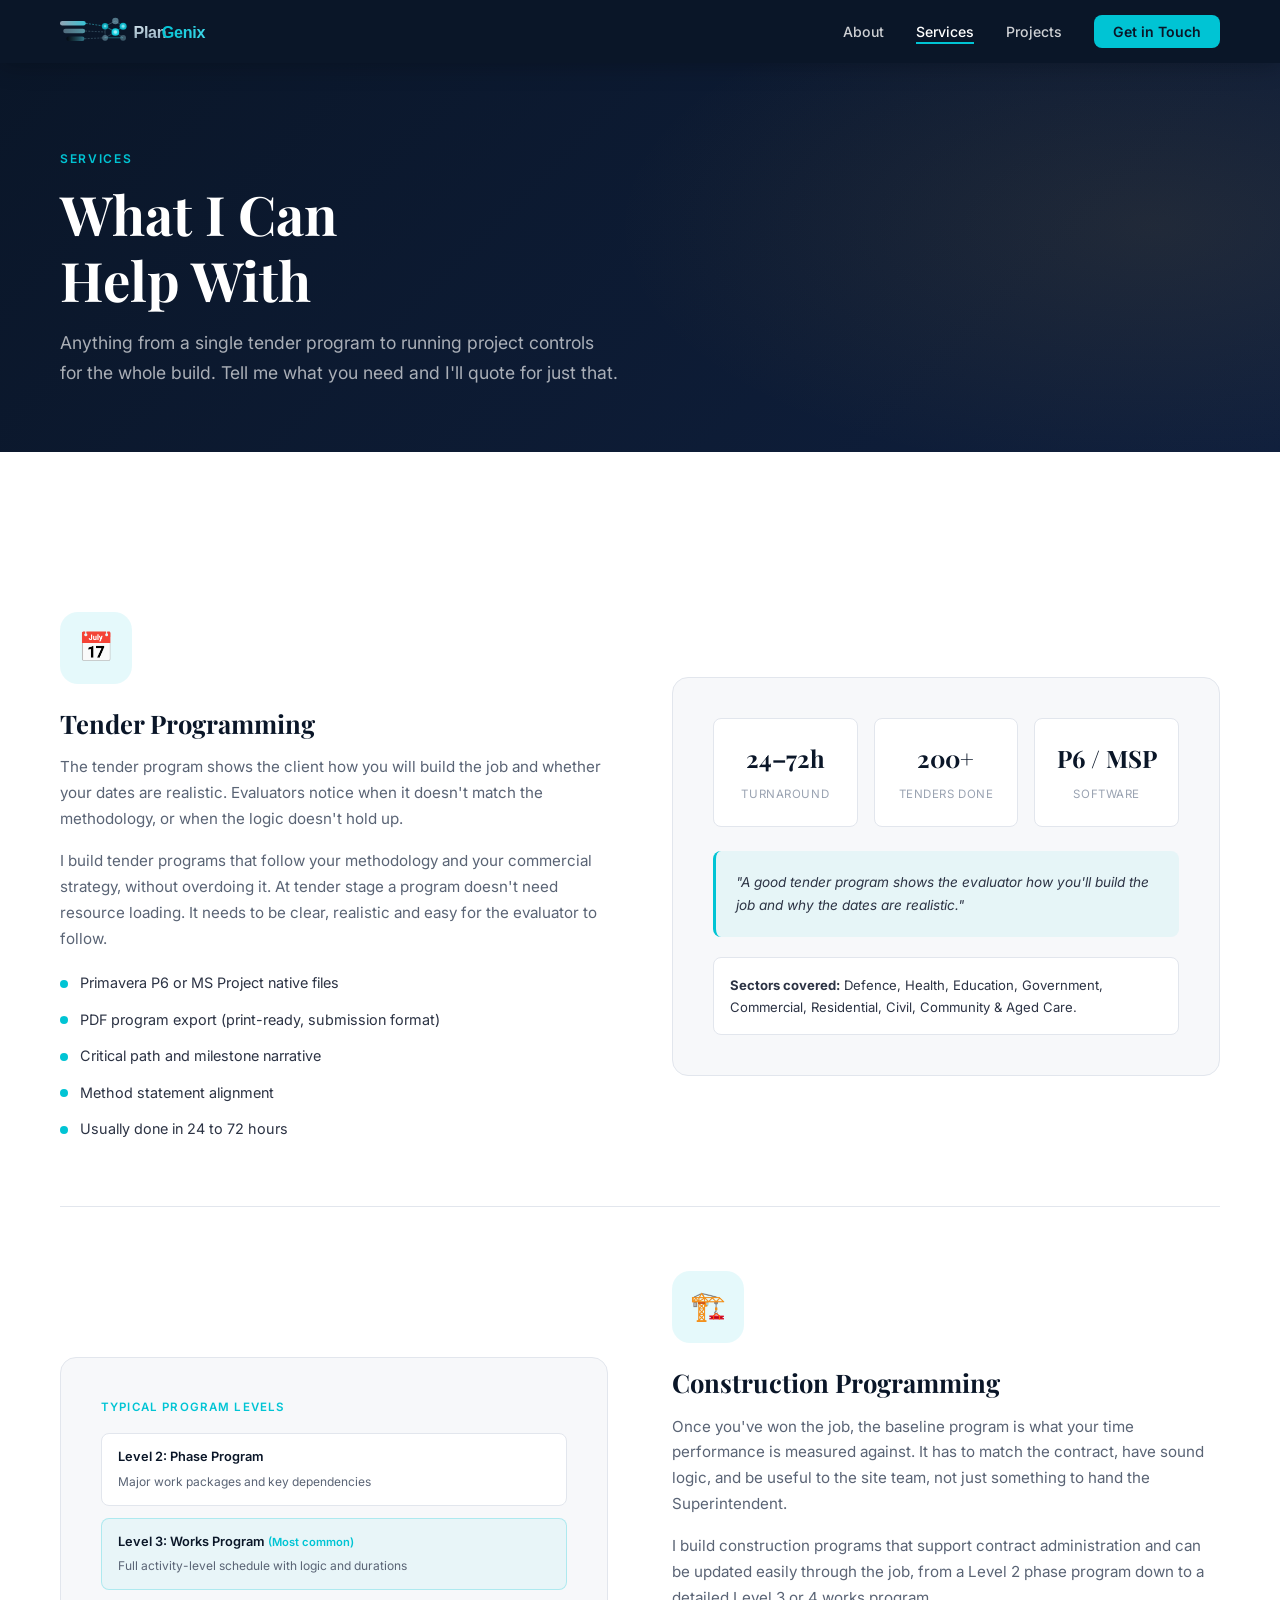
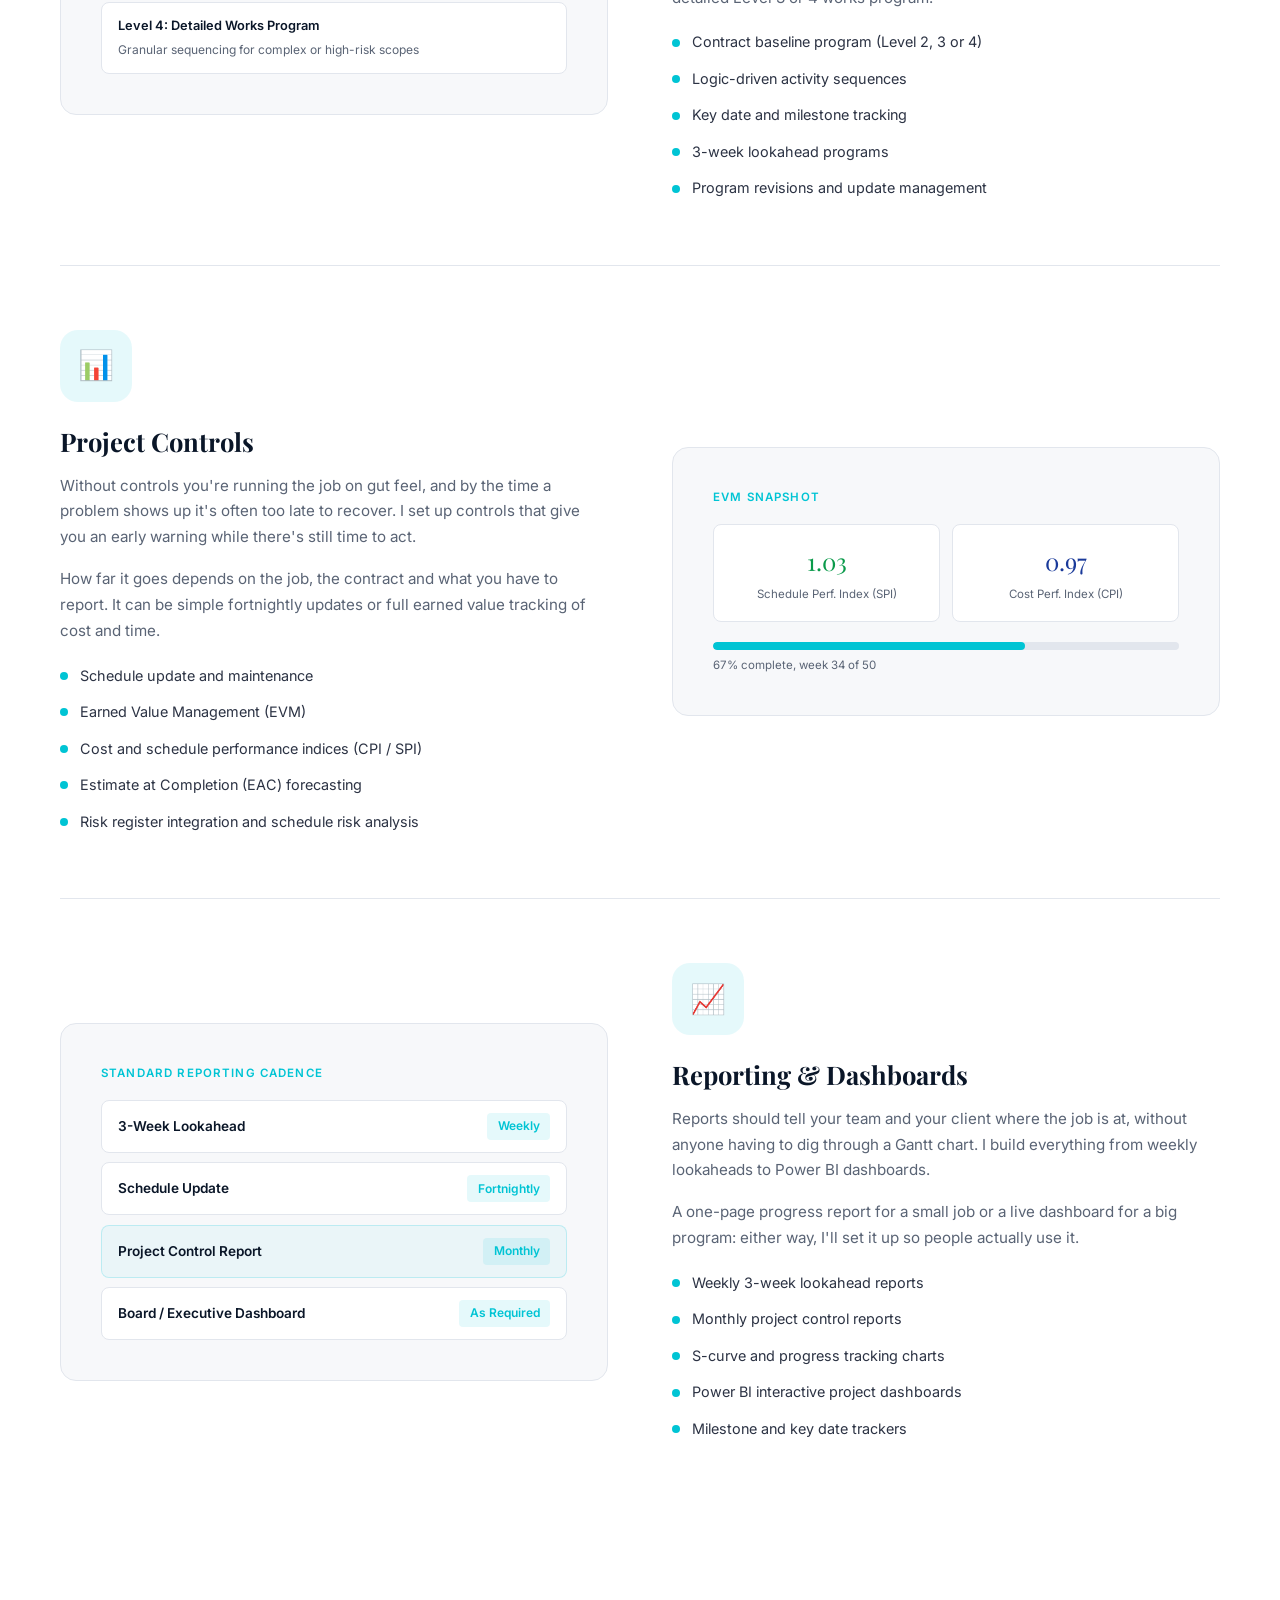
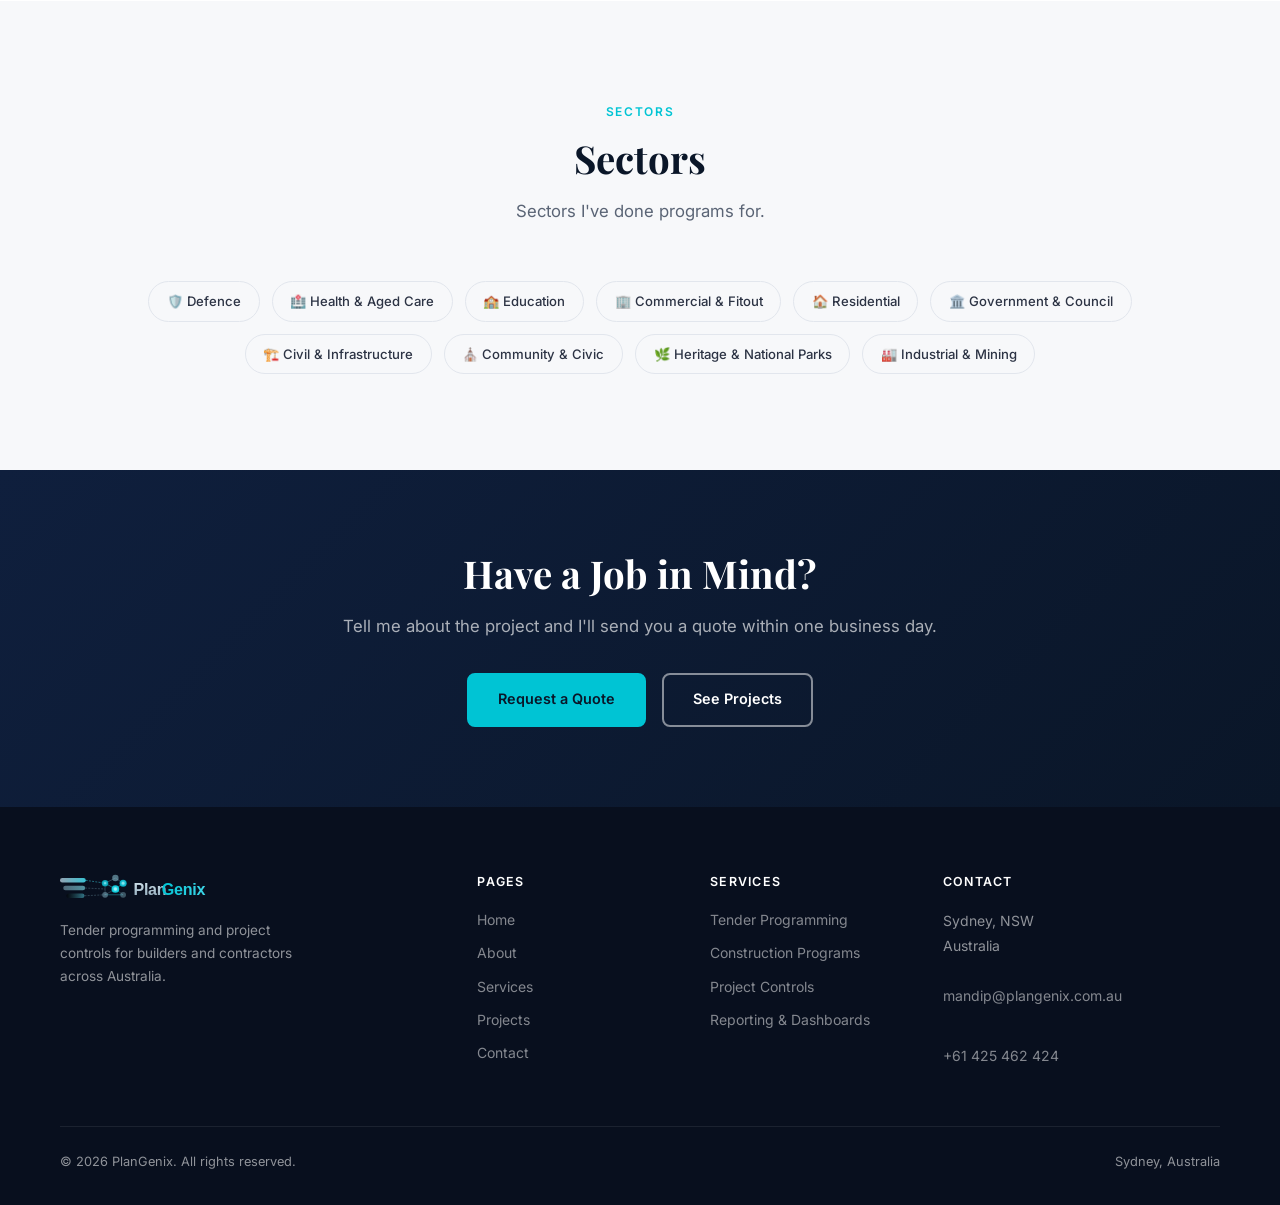
<file: services.html>
<!DOCTYPE html>
<html lang="en">
<head>
  <meta charset="UTF-8">
  <meta name="viewport" content="width=device-width, initial-scale=1.0">
  <meta name="description" content="Tender programming, construction programs, project controls and reporting from PlanGenix, Sydney.">
  <title>Services | PlanGenix</title>
  <link rel="stylesheet" href="styles.css?v=2">
  <link rel="icon" type="image/svg+xml" href="favicon.svg">
  <style>
    .service-detail {
      display: grid;
      grid-template-columns: 1fr 1fr;
      gap: 4rem;
      align-items: center;
      padding: 4rem 0;
      border-bottom: 1px solid var(--gray-200);
    }
    .service-detail:last-child { border-bottom: none; }
    .service-detail.reverse { direction: rtl; }
    .service-detail.reverse > * { direction: ltr; }

    .service-detail-icon {
      width: 72px; height: 72px; border-radius: 18px;
      background: rgba(0,196,212,.1);
      display: flex; align-items: center; justify-content: center;
      font-size: 1.8rem; margin-bottom: 1.5rem;
    }
    .service-detail h3 {
      font-family: var(--font-serif); font-size: 1.6rem;
      color: var(--navy); margin-bottom: 1rem;
    }
    .service-detail p { color: var(--gray-600); margin-bottom: 1rem; font-size: .95rem; }

    .service-detail-visual {
      background: var(--off-white); border-radius: var(--radius-lg);
      padding: 2.5rem; border: 1px solid var(--gray-200);
    }
    .deliverable-list { display: flex; flex-direction: column; gap: .75rem; margin-top: 1.25rem; }
    .deliverable-item {
      display: flex; align-items: center; gap: .75rem;
      font-size: .9rem; color: var(--gray-800);
    }
    .deliverable-item::before {
      content: ''; width: 8px; height: 8px; border-radius: 50%;
      background: var(--gold); flex-shrink: 0;
    }
    .stat-row { display: grid; grid-template-columns: repeat(3, 1fr); gap: 1rem; margin-bottom: 1.5rem; }
    .mini-stat {
      text-align: center; padding: 1.2rem .8rem;
      background: var(--white); border-radius: var(--radius); border: 1px solid var(--gray-200);
    }
    .mini-stat strong { display: block; font-family: var(--font-serif); font-size: 1.5rem; color: var(--navy); }
    .mini-stat span { font-size: .72rem; color: var(--gray-400); letter-spacing: .05em; text-transform: uppercase; }

    @media (max-width: 820px) {
      .service-detail { grid-template-columns: 1fr; gap: 2rem; }
      .service-detail.reverse { direction: ltr; }
      .stat-row { grid-template-columns: 1fr 1fr; }
    }
  </style>
</head>
<body>

  <!-- ========== NAV ========== -->
  <nav class="site-nav scrolled" id="nav">
    <div class="container nav-inner">
      <a href="index.html" class="nav-logo">
        <img src="logo.svg" alt="PlanGenix" style="height:36px; display:block; ">
      </a>
      <ul class="nav-links" id="nav-links">
        <li><a href="about.html">About</a></li>
        <li><a href="services.html" class="active">Services</a></li>
        <li><a href="projects.html">Projects</a></li>
        <li><a href="contact.html" class="nav-cta">Get in Touch</a></li>
      </ul>
      <button class="nav-toggle" id="nav-toggle" aria-label="Menu">
        <span></span><span></span><span></span>
      </button>
    </div>
  </nav>

  <!-- ========== PAGE HERO ========== -->
  <section class="page-hero">
    <div class="container page-hero-content">
      <span class="section-label">Services</span>
      <h1>What I Can<br>Help With</h1>
      <p>Anything from a single tender program to running project controls for the whole build. Tell me what you need and I'll quote for just that.</p>
    </div>
  </section>

  <!-- ========== SERVICE DETAILS ========== -->
  <section class="section">
    <div class="container">

      <!-- 1: Tender Programming -->
      <div class="service-detail reveal" id="tender">
        <div>
          <div class="service-detail-icon">📅</div>
          <h3>Tender Programming</h3>
          <p>The tender program shows the client how you will build the job and whether your dates are realistic. Evaluators notice when it doesn't match the methodology, or when the logic doesn't hold up.</p>
          <p>I build tender programs that follow your methodology and your commercial strategy, without overdoing it. At tender stage a program doesn't need resource loading. It needs to be clear, realistic and easy for the evaluator to follow.</p>
          <div class="deliverable-list">
            <div class="deliverable-item">Primavera P6 or MS Project native files</div>
            <div class="deliverable-item">PDF program export (print-ready, submission format)</div>
            <div class="deliverable-item">Critical path and milestone narrative</div>
            <div class="deliverable-item">Method statement alignment</div>
            <div class="deliverable-item">Usually done in 24 to 72 hours</div>
          </div>
        </div>
        <div class="service-detail-visual">
          <div class="stat-row">
            <div class="mini-stat"><strong>24–72h</strong><span>Turnaround</span></div>
            <div class="mini-stat"><strong>200+</strong><span>Tenders Done</span></div>
            <div class="mini-stat"><strong>P6 / MSP</strong><span>Software</span></div>
          </div>
          <div style="padding: 1.25rem; background: rgba(0,196,212,.07); border-radius: var(--radius); border-left: 3px solid var(--gold);">
            <p style="font-size:.85rem; color:var(--gray-800); margin:0; font-style:italic;">"A good tender program shows the evaluator how you'll build the job and why the dates are realistic."</p>
          </div>
          <div style="margin-top: 1.25rem; padding: 1rem; background: var(--white); border-radius: var(--radius); border: 1px solid var(--gray-200);">
            <p style="font-size:.82rem; color:var(--gray-800); margin:0;"><strong>Sectors covered:</strong> Defence, Health, Education, Government, Commercial, Residential, Civil, Community &amp; Aged Care.</p>
          </div>
        </div>
      </div>

      <!-- 2: Construction Programming -->
      <div class="service-detail reverse reveal" id="construction">
        <div>
          <div class="service-detail-icon">🏗️</div>
          <h3>Construction Programming</h3>
          <p>Once you've won the job, the baseline program is what your time performance is measured against. It has to match the contract, have sound logic, and be useful to the site team, not just something to hand the Superintendent.</p>
          <p>I build construction programs that support contract administration and can be updated easily through the job, from a Level 2 phase program down to a detailed Level 3 or 4 works program.</p>
          <div class="deliverable-list">
            <div class="deliverable-item">Contract baseline program (Level 2, 3 or 4)</div>
            <div class="deliverable-item">Logic-driven activity sequences</div>
            <div class="deliverable-item">Key date and milestone tracking</div>
            <div class="deliverable-item">3-week lookahead programs</div>
            <div class="deliverable-item">Program revisions and update management</div>
          </div>
        </div>
        <div class="service-detail-visual">
          <p style="font-size:.72rem; font-weight:600; letter-spacing:.1em; text-transform:uppercase; color:var(--gold); margin-bottom:1rem;">Typical Program Levels</p>
          <div style="display:flex; flex-direction:column; gap:.75rem;">
            <div style="padding:.75rem 1rem; background:var(--white); border-radius:var(--radius); border:1px solid var(--gray-200);">
              <div style="font-size:.8rem; font-weight:600; color:var(--navy); margin-bottom:.25rem;">Level 2: Phase Program</div>
              <div style="font-size:.75rem; color:var(--gray-600);">Major work packages and key dependencies</div>
            </div>
            <div style="padding:.75rem 1rem; background:rgba(0,196,212,.06); border-radius:var(--radius); border:1px solid rgba(0,196,212,.25);">
              <div style="font-size:.8rem; font-weight:600; color:var(--navy); margin-bottom:.25rem;">Level 3: Works Program <span style="font-size:.7rem; color:var(--gold); font-weight:600;">(Most common)</span></div>
              <div style="font-size:.75rem; color:var(--gray-600);">Full activity-level schedule with logic and durations</div>
            </div>
            <div style="padding:.75rem 1rem; background:var(--white); border-radius:var(--radius); border:1px solid var(--gray-200);">
              <div style="font-size:.8rem; font-weight:600; color:var(--navy); margin-bottom:.25rem;">Level 4: Detailed Works Program</div>
              <div style="font-size:.75rem; color:var(--gray-600);">Granular sequencing for complex or high-risk scopes</div>
            </div>
          </div>
        </div>
      </div>

      <!-- 3: Project Controls -->
      <div class="service-detail reveal" id="controls">
        <div>
          <div class="service-detail-icon">📊</div>
          <h3>Project Controls</h3>
          <p>Without controls you're running the job on gut feel, and by the time a problem shows up it's often too late to recover. I set up controls that give you an early warning while there's still time to act.</p>
          <p>How far it goes depends on the job, the contract and what you have to report. It can be simple fortnightly updates or full earned value tracking of cost and time.</p>
          <div class="deliverable-list">
            <div class="deliverable-item">Schedule update and maintenance</div>
            <div class="deliverable-item">Earned Value Management (EVM)</div>
            <div class="deliverable-item">Cost and schedule performance indices (CPI / SPI)</div>
            <div class="deliverable-item">Estimate at Completion (EAC) forecasting</div>
            <div class="deliverable-item">Risk register integration and schedule risk analysis</div>
          </div>
        </div>
        <div class="service-detail-visual">
          <p style="font-size:.72rem; font-weight:600; letter-spacing:.1em; text-transform:uppercase; color:var(--gold); margin-bottom:1rem;">EVM Snapshot</p>
          <div style="display:grid; grid-template-columns: 1fr 1fr; gap:.75rem; margin-bottom:1.25rem;">
            <div style="padding:1rem; background:var(--white); border-radius:var(--radius); text-align:center; border:1px solid var(--gray-200);">
              <div style="font-family:var(--font-serif); font-size:1.5rem; color:#0a9a4a;">1.03</div>
              <div style="font-size:.72rem; color:var(--gray-600); margin-top:.2rem;">Schedule Perf. Index (SPI)</div>
            </div>
            <div style="padding:1rem; background:var(--white); border-radius:var(--radius); text-align:center; border:1px solid var(--gray-200);">
              <div style="font-family:var(--font-serif); font-size:1.5rem; color:#1a3a9a;">0.97</div>
              <div style="font-size:.72rem; color:var(--gray-600); margin-top:.2rem;">Cost Perf. Index (CPI)</div>
            </div>
          </div>
          <div style="height:8px; background:var(--gray-200); border-radius:4px; overflow:hidden; margin-bottom:.4rem;">
            <div style="height:100%; width:67%; background:var(--gold); border-radius:4px;"></div>
          </div>
          <div style="font-size:.72rem; color:var(--gray-600);">67% complete, week 34 of 50</div>
        </div>
      </div>

      <!-- 4: Reporting & Dashboards -->
      <div class="service-detail reverse reveal" id="reporting">
        <div>
          <div class="service-detail-icon">📈</div>
          <h3>Reporting &amp; Dashboards</h3>
          <p>Reports should tell your team and your client where the job is at, without anyone having to dig through a Gantt chart. I build everything from weekly lookaheads to Power BI dashboards.</p>
          <p>A one-page progress report for a small job or a live dashboard for a big program: either way, I'll set it up so people actually use it.</p>
          <div class="deliverable-list">
            <div class="deliverable-item">Weekly 3-week lookahead reports</div>
            <div class="deliverable-item">Monthly project control reports</div>
            <div class="deliverable-item">S-curve and progress tracking charts</div>
            <div class="deliverable-item">Power BI interactive project dashboards</div>
            <div class="deliverable-item">Milestone and key date trackers</div>
          </div>
        </div>
        <div class="service-detail-visual">
          <p style="font-size:.72rem; font-weight:600; letter-spacing:.1em; text-transform:uppercase; color:var(--gold); margin-bottom:1rem;">Standard Reporting Cadence</p>
          <div style="display:flex; flex-direction:column; gap:.6rem;">
            <div style="display:flex; justify-content:space-between; align-items:center; padding:.75rem 1rem; background:var(--white); border-radius:var(--radius); border:1px solid var(--gray-200);">
              <span style="font-size:.85rem; font-weight:600; color:var(--navy);">3-Week Lookahead</span>
              <span style="font-size:.75rem; background:rgba(0,196,212,.1); color:var(--gold); font-weight:600; padding:.2rem .65rem; border-radius:4px;">Weekly</span>
            </div>
            <div style="display:flex; justify-content:space-between; align-items:center; padding:.75rem 1rem; background:var(--white); border-radius:var(--radius); border:1px solid var(--gray-200);">
              <span style="font-size:.85rem; font-weight:600; color:var(--navy);">Schedule Update</span>
              <span style="font-size:.75rem; background:rgba(0,196,212,.1); color:var(--gold); font-weight:600; padding:.2rem .65rem; border-radius:4px;">Fortnightly</span>
            </div>
            <div style="display:flex; justify-content:space-between; align-items:center; padding:.75rem 1rem; background:rgba(0,196,212,.05); border-radius:var(--radius); border:1px solid rgba(0,196,212,.2);">
              <span style="font-size:.85rem; font-weight:600; color:var(--navy);">Project Control Report</span>
              <span style="font-size:.75rem; background:rgba(0,196,212,.1); color:var(--gold); font-weight:600; padding:.2rem .65rem; border-radius:4px;">Monthly</span>
            </div>
            <div style="display:flex; justify-content:space-between; align-items:center; padding:.75rem 1rem; background:var(--white); border-radius:var(--radius); border:1px solid var(--gray-200);">
              <span style="font-size:.85rem; font-weight:600; color:var(--navy);">Board / Executive Dashboard</span>
              <span style="font-size:.75rem; background:rgba(0,196,212,.1); color:var(--gold); font-weight:600; padding:.2rem .65rem; border-radius:4px;">As Required</span>
            </div>
          </div>
        </div>
      </div>

    </div>
  </section>

  <!-- ========== SECTORS ========== -->
  <section class="section section-alt">
    <div class="container">
      <div class="section-header centered reveal">
        <span class="section-label">Sectors</span>
        <h2 class="section-title">Sectors</h2>
        <p class="section-sub">Sectors I've done programs for.</p>
      </div>
      <div style="display: flex; flex-wrap: wrap; gap: .75rem; justify-content: center;" class="reveal">
        <span class="sector-pill">🛡️ Defence</span>
        <span class="sector-pill">🏥 Health &amp; Aged Care</span>
        <span class="sector-pill">🏫 Education</span>
        <span class="sector-pill">🏢 Commercial &amp; Fitout</span>
        <span class="sector-pill">🏠 Residential</span>
        <span class="sector-pill">🏛️ Government &amp; Council</span>
        <span class="sector-pill">🏗️ Civil &amp; Infrastructure</span>
        <span class="sector-pill">⛪ Community &amp; Civic</span>
        <span class="sector-pill">🌿 Heritage &amp; National Parks</span>
        <span class="sector-pill">🏭 Industrial &amp; Mining</span>
      </div>
    </div>
  </section>

  <!-- ========== CTA ========== -->
  <section class="cta-banner">
    <div class="container reveal">
      <h2>Have a Job in Mind?</h2>
      <p>Tell me about the project and I'll send you a quote within one business day.</p>
      <div class="cta-actions">
        <a href="contact.html" class="btn btn-primary">Request a Quote</a>
        <a href="projects.html" class="btn btn-outline">See Projects</a>
      </div>
    </div>
  </section>

  <!-- ========== FOOTER ========== -->
  <footer class="site-footer">
    <div class="container">
      <div class="footer-grid">
        <div class="footer-brand">
          <img src="logo.svg" alt="PlanGenix" style="height:36px; margin-bottom:.75rem; ">
          <p>Tender programming and project controls for builders and contractors across Australia.</p>
        </div>
        <div class="footer-col">
          <h5>Pages</h5>
          <a href="index.html">Home</a>
          <a href="about.html">About</a>
          <a href="services.html">Services</a>
          <a href="projects.html">Projects</a>
          <a href="contact.html">Contact</a>
        </div>
        <div class="footer-col">
          <h5>Services</h5>
          <a href="#tender">Tender Programming</a>
          <a href="#construction">Construction Programs</a>
          <a href="#controls">Project Controls</a>
          <a href="#reporting">Reporting &amp; Dashboards</a>
        </div>
        <div class="footer-col">
          <h5>Contact</h5>
          <address>
            Sydney, NSW<br>
            Australia<br><br>
            <a href="mailto:mandip@plangenix.com.au">mandip@plangenix.com.au</a><br>
            <a href="tel:+61425462424">+61 425 462 424</a>
          </address>
        </div>
      </div>
      <div class="footer-bottom">
        <span>© 2026 PlanGenix. All rights reserved.</span>
        <span>Sydney, Australia</span>
      </div>
    </div>
  </footer>

  <script src="main.js?v=3"></script>
  <style>
    .sector-pill {
      padding: .5rem 1.1rem; border: 1.5px solid var(--gray-200);
      border-radius: 24px; font-size: .82rem; font-weight: 500;
      color: var(--gray-800); transition: all var(--transition);
    }
    .sector-pill:hover { border-color: var(--gold); color: var(--navy); background: rgba(0,196,212,.06); }
  </style>
</body>
</html>
</file>
<file: styles.css>
/* ===========================
   PlanGenix — Global Styles
   =========================== */

@import url('https://fonts.googleapis.com/css2?family=Inter:wght@300;400;500;600;700&family=Playfair+Display:wght@600;700&display=swap');

/* ---- Reset & Base ---- */
*, *::before, *::after {
  box-sizing: border-box;
  margin: 0;
  padding: 0;
}

:root {
  --navy:       #0a1628;
  --navy-mid:   #0f1f3d;
  --gold:       #00c4d4;
  --gold-light: #3dd6e8;
  --white:      #ffffff;
  --off-white:  #f7f8fa;
  --gray-100:   #f0f2f5;
  --gray-200:   #e2e6ed;
  --gray-400:   #9aa3b2;
  --gray-600:   #5a6475;
  --gray-800:   #2c3344;
  --text:       #1e2637;
  --font-main:  'Inter', system-ui, sans-serif;
  --font-serif: 'Playfair Display', Georgia, serif;
  --radius:     8px;
  --radius-lg:  16px;
  --shadow-sm:  0 1px 4px rgba(0,0,0,.08);
  --shadow-md:  0 4px 20px rgba(0,0,0,.10);
  --shadow-lg:  0 12px 48px rgba(0,0,0,.14);
  --transition: 0.25s ease;
  --max-w:      1160px;
}

html { scroll-behavior: smooth; }

body {
  font-family: var(--font-main);
  font-size: 16px;
  line-height: 1.7;
  color: var(--text);
  background: var(--white);
  -webkit-font-smoothing: antialiased;
}

img { display: block; max-width: 100%; }
a  { color: inherit; text-decoration: none; }
ul { list-style: none; }

/* ---- Container ---- */
.container {
  width: 92%;
  max-width: var(--max-w);
  margin-inline: auto;
}

/* ---- Typography ---- */
h1, h2, h3, h4 { line-height: 1.2; font-weight: 700; }
h1 { font-size: clamp(2.2rem, 5vw, 3.4rem); }
h2 { font-size: clamp(1.7rem, 3.5vw, 2.4rem); }
h3 { font-size: clamp(1.1rem, 2vw, 1.4rem); }

.section-label {
  display: inline-block;
  font-size: .75rem;
  font-weight: 600;
  letter-spacing: .14em;
  text-transform: uppercase;
  color: var(--gold);
  margin-bottom: .75rem;
}

.section-title {
  font-family: var(--font-serif);
  color: var(--navy);
  margin-bottom: 1rem;
}

.section-sub {
  color: var(--gray-600);
  font-size: 1.05rem;
  max-width: 600px;
}

/* ---- Buttons ---- */
.btn {
  display: inline-flex;
  align-items: center;
  gap: .5rem;
  padding: .8rem 1.8rem;
  border-radius: var(--radius);
  font-family: var(--font-main);
  font-size: .9rem;
  font-weight: 600;
  cursor: pointer;
  transition: all var(--transition);
  border: 2px solid transparent;
}

.btn-primary {
  background: var(--gold);
  color: var(--navy);
  border-color: var(--gold);
}
.btn-primary:hover {
  background: var(--gold-light);
  border-color: var(--gold-light);
  transform: translateY(-2px);
  box-shadow: 0 6px 20px rgba(197,151,58,.35);
}

.btn-outline {
  background: transparent;
  color: var(--white);
  border-color: rgba(255,255,255,.5);
}
.btn-outline:hover {
  background: rgba(255,255,255,.1);
  border-color: var(--white);
  transform: translateY(-2px);
}

.btn-outline-dark {
  background: transparent;
  color: var(--navy);
  border-color: var(--navy);
}
.btn-outline-dark:hover {
  background: var(--navy);
  color: var(--white);
  transform: translateY(-2px);
}

/* ---- Navigation ---- */
.site-nav {
  position: fixed;
  top: 0;
  left: 0;
  right: 0;
  z-index: 1000;
  padding: 1.2rem 0;
  transition: background var(--transition), box-shadow var(--transition), padding var(--transition);
}

.site-nav.scrolled {
  background: var(--navy);
  box-shadow: 0 2px 24px rgba(0,0,0,.25);
  padding: .85rem 0;
}

.nav-inner {
  display: flex;
  align-items: center;
  justify-content: space-between;
}

.nav-logo {
  display: flex;
  flex-direction: column;
  line-height: 1;
}

.nav-logo .logo-name {
  font-family: var(--font-serif);
  font-size: 1.45rem;
  font-weight: 700;
  color: var(--white);
  letter-spacing: -.01em;
}

.nav-logo .logo-tagline {
  font-size: .65rem;
  font-weight: 500;
  letter-spacing: .12em;
  text-transform: uppercase;
  color: var(--gold);
  margin-top: .1rem;
}

.nav-links {
  display: flex;
  align-items: center;
  gap: 2rem;
}

.nav-links a {
  font-size: .88rem;
  font-weight: 500;
  color: rgba(255,255,255,.8);
  transition: color var(--transition);
  position: relative;
}

.nav-links a::after {
  content: '';
  position: absolute;
  bottom: -4px;
  left: 0;
  right: 0;
  height: 2px;
  background: var(--gold);
  transform: scaleX(0);
  transition: transform var(--transition);
}

.nav-links a:hover,
.nav-links a.active {
  color: var(--white);
}

.nav-links a:hover::after,
.nav-links a.active::after {
  transform: scaleX(1);
}

.nav-cta {
  background: var(--gold);
  color: var(--navy) !important;
  padding: .5rem 1.2rem;
  border-radius: var(--radius);
  font-weight: 600 !important;
}

.nav-cta::after { display: none !important; }

.nav-cta:hover {
  background: var(--gold-light) !important;
  transform: translateY(-1px);
}

/* Hamburger */
.nav-toggle {
  display: none;
  flex-direction: column;
  gap: 5px;
  cursor: pointer;
  padding: .3rem;
}
.nav-toggle span {
  display: block;
  width: 24px;
  height: 2px;
  background: var(--white);
  border-radius: 2px;
  transition: all var(--transition);
}
.nav-toggle.open span:nth-child(1) { transform: translateY(7px) rotate(45deg); }
.nav-toggle.open span:nth-child(2) { opacity: 0; }
.nav-toggle.open span:nth-child(3) { transform: translateY(-7px) rotate(-45deg); }

/* ---- Hero ---- */
.hero {
  position: relative;
  min-height: 100vh;
  display: flex;
  align-items: center;
  overflow: hidden;
  background: var(--navy);
}

.hero-bg {
  position: absolute;
  inset: 0;
  background:
    radial-gradient(ellipse 70% 60% at 80% 50%, rgba(197,151,58,.12) 0%, transparent 70%),
    radial-gradient(ellipse 50% 80% at -10% 60%, rgba(26,51,96,.8) 0%, transparent 60%),
    linear-gradient(135deg, #0a1628 0%, #0f1f3d 50%, #152d56 100%);
}

.hero-grid {
  position: absolute;
  inset: 0;
  background-image:
    linear-gradient(rgba(255,255,255,.03) 1px, transparent 1px),
    linear-gradient(90deg, rgba(255,255,255,.03) 1px, transparent 1px);
  background-size: 60px 60px;
}

.hero-content {
  position: relative;
  z-index: 1;
  max-width: 720px;
}

.hero-eyebrow {
  display: inline-flex;
  align-items: center;
  gap: .6rem;
  font-size: .75rem;
  font-weight: 600;
  letter-spacing: .15em;
  text-transform: uppercase;
  color: var(--gold);
  margin-bottom: 1.5rem;
}

.hero-eyebrow::before {
  content: '';
  display: block;
  width: 32px;
  height: 1px;
  background: var(--gold);
}

.hero h1 {
  color: var(--white);
  margin-bottom: 1.5rem;
  font-family: var(--font-serif);
}

.hero h1 span {
  color: var(--gold);
}

.hero-lead {
  font-size: 1.1rem;
  color: rgba(255,255,255,.72);
  margin-bottom: 2.5rem;
  max-width: 560px;
}

.hero-actions {
  display: flex;
  gap: 1rem;
  flex-wrap: wrap;
}

.hero-stats {
  position: relative;
  z-index: 1;
  display: flex;
  gap: 3rem;
  margin-top: 5rem;
}

.hero-stat strong {
  display: block;
  font-family: var(--font-serif);
  font-size: 2.2rem;
  color: var(--white);
  line-height: 1;
}

.hero-stat span {
  font-size: .78rem;
  color: rgba(255,255,255,.5);
  letter-spacing: .06em;
  text-transform: uppercase;
  margin-top: .3rem;
  display: block;
}

/* ---- Sections ---- */
.section {
  padding: 6rem 0;
}

.section-alt {
  background: var(--off-white);
}

.section-dark {
  background: var(--navy);
  color: var(--white);
}

.section-dark .section-title { color: var(--white); }
.section-dark .section-sub   { color: rgba(255,255,255,.65); }

/* ---- Section Header ---- */
.section-header {
  margin-bottom: 3.5rem;
}

.section-header.centered {
  text-align: center;
}

.section-header.centered .section-sub {
  margin-inline: auto;
}

/* ---- Service Cards ---- */
.services-grid {
  display: grid;
  grid-template-columns: repeat(auto-fit, minmax(280px, 1fr));
  gap: 1.5rem;
}

.service-card {
  background: var(--white);
  border: 1px solid var(--gray-200);
  border-radius: var(--radius-lg);
  padding: 2rem;
  transition: all var(--transition);
  position: relative;
  overflow: hidden;
}

.service-card::before {
  content: '';
  position: absolute;
  top: 0;
  left: 0;
  right: 0;
  height: 3px;
  background: var(--gold);
  transform: scaleX(0);
  transform-origin: left;
  transition: transform var(--transition);
}

.service-card:hover {
  border-color: var(--gold);
  box-shadow: var(--shadow-md);
  transform: translateY(-4px);
}

.service-card:hover::before { transform: scaleX(1); }

.service-icon {
  width: 52px;
  height: 52px;
  border-radius: 12px;
  background: rgba(197,151,58,.1);
  display: flex;
  align-items: center;
  justify-content: center;
  margin-bottom: 1.25rem;
  font-size: 1.4rem;
}

.service-card h3 {
  color: var(--navy);
  margin-bottom: .6rem;
  font-size: 1.1rem;
}

.service-card p {
  color: var(--gray-600);
  font-size: .9rem;
  line-height: 1.65;
}

/* ---- Project Cards ---- */
.projects-grid {
  display: grid;
  grid-template-columns: repeat(auto-fit, minmax(320px, 1fr));
  gap: 1.75rem;
}

.project-card {
  background: var(--white);
  border-radius: var(--radius-lg);
  overflow: hidden;
  border: 1px solid var(--gray-200);
  transition: all var(--transition);
}

.project-card:hover {
  box-shadow: var(--shadow-lg);
  transform: translateY(-4px);
}

.project-thumb {
  height: 200px;
  display: flex;
  align-items: center;
  justify-content: center;
  font-size: 3rem;
  position: relative;
  overflow: hidden;
}

.project-thumb-infra   { background: linear-gradient(135deg, #0f1f3d, #1a3360); }
.project-thumb-rail    { background: linear-gradient(135deg, #1a3360, #2a4a80); }
.project-thumb-build   { background: linear-gradient(135deg, #2c3344, #3d4a5e); }
.project-thumb-energy  { background: linear-gradient(135deg, #3d4a2a, #5a6e3a); }
.project-thumb-civil   { background: linear-gradient(135deg, #2a2a3d, #3d3d5e); }
.project-thumb-dev     { background: linear-gradient(135deg, #1a2a3d, #2a3d5e); }

.project-body {
  padding: 1.5rem;
}

.project-tags {
  display: flex;
  gap: .5rem;
  flex-wrap: wrap;
  margin-bottom: .75rem;
}

.tag {
  font-size: .7rem;
  font-weight: 600;
  letter-spacing: .06em;
  text-transform: uppercase;
  padding: .25rem .65rem;
  border-radius: 4px;
  background: rgba(197,151,58,.12);
  color: var(--gold);
}

.project-body h3 {
  color: var(--navy);
  font-size: 1.05rem;
  margin-bottom: .5rem;
}

.project-body p {
  color: var(--gray-600);
  font-size: .875rem;
  line-height: 1.6;
}

/* ---- Why Us ---- */
.why-grid {
  display: grid;
  grid-template-columns: 1fr 1fr;
  gap: 4rem;
  align-items: center;
}

.why-list {
  display: flex;
  flex-direction: column;
  gap: 1.5rem;
  margin-top: 2rem;
}

.why-item {
  display: flex;
  gap: 1rem;
  align-items: flex-start;
}

.why-icon {
  width: 44px;
  height: 44px;
  border-radius: 10px;
  background: rgba(197,151,58,.12);
  display: flex;
  align-items: center;
  justify-content: center;
  font-size: 1.1rem;
  flex-shrink: 0;
}

.why-item h4 {
  color: var(--navy);
  margin-bottom: .3rem;
  font-size: .95rem;
}

.why-item p {
  color: var(--gray-600);
  font-size: .875rem;
}

.why-visual {
  position: relative;
  height: 440px;
}

.why-card-main {
  position: absolute;
  right: 0;
  top: 0;
  width: 80%;
  background: var(--navy);
  border-radius: var(--radius-lg);
  padding: 2rem;
  color: var(--white);
}

.why-card-float {
  position: absolute;
  left: 0;
  bottom: 2rem;
  width: 60%;
  background: var(--white);
  border-radius: var(--radius-lg);
  padding: 1.5rem;
  box-shadow: var(--shadow-lg);
}

.why-card-float .cf-label {
  font-size: .7rem;
  font-weight: 600;
  letter-spacing: .1em;
  text-transform: uppercase;
  color: var(--gold);
  margin-bottom: .5rem;
}

.why-card-float .cf-value {
  font-family: var(--font-serif);
  font-size: 2rem;
  color: var(--navy);
  font-weight: 700;
  line-height: 1;
}

.why-card-float .cf-desc {
  font-size: .8rem;
  color: var(--gray-600);
  margin-top: .25rem;
}

.gantt-bar {
  height: 10px;
  border-radius: 5px;
  margin-bottom: .6rem;
}

.gantt-row {
  margin-bottom: 1rem;
}

.gantt-row-label {
  font-size: .7rem;
  color: rgba(255,255,255,.5);
  margin-bottom: .35rem;
}

/* ---- Process ---- */
.process-steps {
  display: grid;
  grid-template-columns: repeat(auto-fit, minmax(200px, 1fr));
  gap: 2rem;
  counter-reset: step;
  position: relative;
}

.process-steps::before {
  content: '';
  position: absolute;
  top: 32px;
  left: 10%;
  right: 10%;
  height: 1px;
  background: var(--gray-200);
}

.process-step {
  text-align: center;
  position: relative;
}

.step-number {
  width: 64px;
  height: 64px;
  border-radius: 50%;
  border: 2px solid var(--gold);
  display: flex;
  align-items: center;
  justify-content: center;
  font-family: var(--font-serif);
  font-size: 1.4rem;
  font-weight: 700;
  color: var(--gold);
  margin: 0 auto 1.25rem;
  background: var(--white);
  position: relative;
  z-index: 1;
}

.process-step h4 {
  color: var(--navy);
  margin-bottom: .5rem;
  font-size: .95rem;
}

.process-step p {
  font-size: .85rem;
  color: var(--gray-600);
}

/* ---- CTA Banner ---- */
.cta-banner {
  background: linear-gradient(135deg, var(--navy-mid), var(--navy));
  padding: 5rem 0;
  text-align: center;
}

.cta-banner h2 {
  font-family: var(--font-serif);
  color: var(--white);
  margin-bottom: 1rem;
}

.cta-banner p {
  color: rgba(255,255,255,.65);
  margin-bottom: 2rem;
  font-size: 1.05rem;
}

.cta-actions {
  display: flex;
  gap: 1rem;
  justify-content: center;
  flex-wrap: wrap;
}

/* ---- Contact ---- */
.contact-grid {
  display: grid;
  grid-template-columns: 1fr 1.4fr;
  gap: 4rem;
  align-items: start;
}

.contact-info h2 {
  font-family: var(--font-serif);
  color: var(--navy);
  margin-bottom: 1rem;
}

.contact-info p {
  color: var(--gray-600);
  margin-bottom: 2rem;
}

.contact-details {
  display: flex;
  flex-direction: column;
  gap: 1.25rem;
}

.contact-item {
  display: flex;
  gap: 1rem;
  align-items: flex-start;
}

.contact-item-icon {
  width: 40px;
  height: 40px;
  border-radius: 10px;
  background: rgba(15,31,61,.06);
  display: flex;
  align-items: center;
  justify-content: center;
  font-size: 1rem;
  flex-shrink: 0;
}

.contact-item-text strong {
  display: block;
  font-size: .85rem;
  font-weight: 600;
  color: var(--navy);
  margin-bottom: .15rem;
}

.contact-item-text span {
  font-size: .9rem;
  color: var(--gray-600);
}

/* ---- Form ---- */
.contact-form {
  background: var(--white);
  border: 1px solid var(--gray-200);
  border-radius: var(--radius-lg);
  padding: 2.5rem;
}

.form-row {
  display: grid;
  grid-template-columns: 1fr 1fr;
  gap: 1rem;
}

.form-group {
  margin-bottom: 1.25rem;
}

.form-group label {
  display: block;
  font-size: .82rem;
  font-weight: 600;
  color: var(--gray-800);
  margin-bottom: .4rem;
}

.form-group input,
.form-group select,
.form-group textarea {
  width: 100%;
  padding: .75rem 1rem;
  border: 1.5px solid var(--gray-200);
  border-radius: var(--radius);
  font-family: var(--font-main);
  font-size: .9rem;
  color: var(--text);
  background: var(--white);
  transition: border-color var(--transition), box-shadow var(--transition);
  outline: none;
}

.form-group input:focus,
.form-group select:focus,
.form-group textarea:focus {
  border-color: var(--gold);
  box-shadow: 0 0 0 3px rgba(197,151,58,.12);
}

.form-group textarea {
  resize: vertical;
  min-height: 130px;
}

.form-success {
  display: none;
  text-align: center;
  padding: 2rem;
}

.form-success .success-icon {
  font-size: 2.5rem;
  margin-bottom: 1rem;
}

.form-success h4 {
  color: var(--navy);
  margin-bottom: .5rem;
}

.form-success p {
  color: var(--gray-600);
  font-size: .9rem;
}

/* ---- Team ---- */
.team-grid {
  display: grid;
  grid-template-columns: repeat(auto-fit, minmax(240px, 1fr));
  gap: 2rem;
}

.team-card {
  text-align: center;
  padding: 2rem 1.5rem;
  background: var(--white);
  border: 1px solid var(--gray-200);
  border-radius: var(--radius-lg);
  transition: all var(--transition);
}

.team-card:hover {
  box-shadow: var(--shadow-md);
  transform: translateY(-3px);
}

.team-avatar {
  width: 80px;
  height: 80px;
  border-radius: 50%;
  margin: 0 auto 1rem;
  display: flex;
  align-items: center;
  justify-content: center;
  font-size: 1.8rem;
  font-weight: 700;
  color: var(--white);
  font-family: var(--font-serif);
}

.avatar-a { background: linear-gradient(135deg, var(--navy), var(--navy-mid)); }
.avatar-b { background: linear-gradient(135deg, #8B6914, var(--gold)); }
.avatar-c { background: linear-gradient(135deg, #2c3344, #5a6475); }

.team-card h3 {
  color: var(--navy);
  font-size: 1rem;
  margin-bottom: .25rem;
}

.team-card .role {
  font-size: .8rem;
  color: var(--gold);
  font-weight: 600;
  letter-spacing: .06em;
  text-transform: uppercase;
  margin-bottom: .75rem;
}

.team-card p {
  font-size: .85rem;
  color: var(--gray-600);
  line-height: 1.6;
}

/* ---- Values ---- */
.values-grid {
  display: grid;
  grid-template-columns: repeat(auto-fit, minmax(220px, 1fr));
  gap: 1.5rem;
}

.value-card {
  padding: 1.75rem;
  border-radius: var(--radius-lg);
  background: rgba(255,255,255,.07);
  border: 1px solid rgba(255,255,255,.1);
}

.value-card .val-icon {
  font-size: 1.5rem;
  margin-bottom: 1rem;
}

.value-card h4 {
  color: var(--white);
  font-size: 1rem;
  margin-bottom: .5rem;
}

.value-card p {
  font-size: .85rem;
  color: rgba(255,255,255,.55);
  line-height: 1.6;
}

/* ---- Page Hero ---- */
.page-hero {
  background: var(--navy);
  padding: 9rem 0 4rem;
  position: relative;
  overflow: hidden;
}

.page-hero::before {
  content: '';
  position: absolute;
  inset: 0;
  background:
    radial-gradient(ellipse 60% 80% at 90% 50%, rgba(197,151,58,.1) 0%, transparent 70%),
    linear-gradient(135deg, #0a1628, #0f1f3d);
}

.page-hero-content {
  position: relative;
  z-index: 1;
}

.page-hero h1 {
  font-family: var(--font-serif);
  color: var(--white);
  margin-bottom: 1rem;
}

.page-hero p {
  color: rgba(255,255,255,.65);
  font-size: 1.1rem;
  max-width: 560px;
}

/* ---- Footer ---- */
.site-footer {
  background: #080f1e;
  color: rgba(255,255,255,.55);
  padding: 4rem 0 2rem;
}

.footer-grid {
  display: grid;
  grid-template-columns: 2fr 1fr 1fr 1.5fr;
  gap: 3rem;
  margin-bottom: 3rem;
}

.footer-brand .logo-name {
  font-family: var(--font-serif);
  font-size: 1.4rem;
  font-weight: 700;
  color: var(--white);
}

.footer-brand .logo-tagline {
  font-size: .65rem;
  font-weight: 600;
  letter-spacing: .12em;
  text-transform: uppercase;
  color: var(--gold);
  margin-bottom: 1rem;
}

.footer-brand p {
  font-size: .85rem;
  line-height: 1.7;
  max-width: 260px;
}

.footer-col h5 {
  font-size: .78rem;
  font-weight: 600;
  letter-spacing: .1em;
  text-transform: uppercase;
  color: var(--white);
  margin-bottom: 1rem;
}

.footer-col a {
  display: block;
  font-size: .875rem;
  color: rgba(255,255,255,.5);
  margin-bottom: .6rem;
  transition: color var(--transition);
}

.footer-col a:hover { color: var(--gold); }

.footer-col address {
  font-style: normal;
  font-size: .875rem;
  line-height: 1.8;
}

.footer-bottom {
  border-top: 1px solid rgba(255,255,255,.08);
  padding-top: 1.5rem;
  display: flex;
  justify-content: space-between;
  align-items: center;
  font-size: .8rem;
  flex-wrap: wrap;
  gap: 1rem;
}

.footer-bottom a {
  color: rgba(255,255,255,.4);
  transition: color var(--transition);
}

.footer-bottom a:hover { color: var(--gold); }

/* ---- Scroll Reveal ---- */
.reveal {
  opacity: 0;
  transform: translateY(28px);
  transition: opacity .6s ease, transform .6s ease;
}

.reveal.visible {
  opacity: 1;
  transform: none;
}

/* ---- Responsive ---- */
@media (max-width: 900px) {
  .nav-links { display: none; }
  .nav-toggle { display: flex; }

  .nav-links.open {
    display: flex;
    flex-direction: column;
    position: fixed;
    top: 0;
    left: 0;
    right: 0;
    bottom: 0;
    background: var(--navy);
    justify-content: center;
    align-items: center;
    gap: 2rem;
    z-index: 999;
  }

  .nav-links.open a {
    font-size: 1.2rem;
  }

  .why-grid { grid-template-columns: 1fr; }
  .why-visual { height: 300px; }
  .contact-grid { grid-template-columns: 1fr; }
  .footer-grid { grid-template-columns: 1fr 1fr; }
  .form-row { grid-template-columns: 1fr; }
  .process-steps::before { display: none; }
  .hero-stats { gap: 2rem; }
}

@media (max-width: 600px) {
  .footer-grid { grid-template-columns: 1fr; }
  .hero-stats { flex-direction: column; gap: 1.5rem; }
  .footer-bottom { flex-direction: column; text-align: center; }
}
</file>
